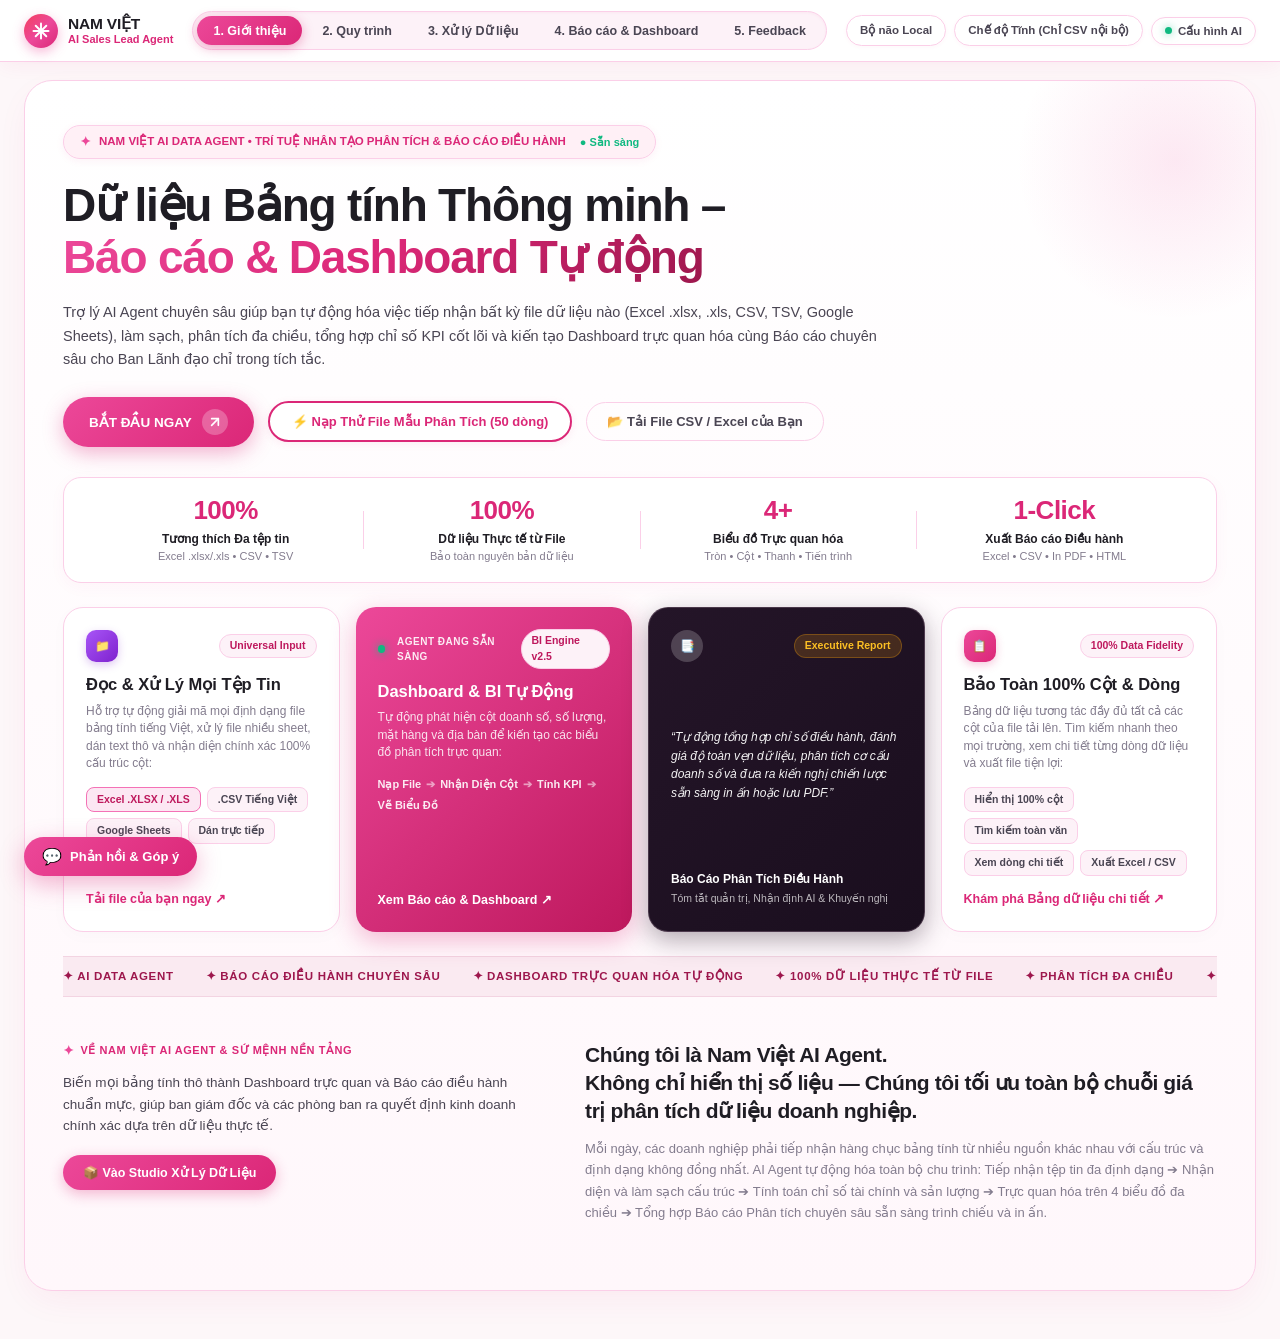
<file: index.html>
<!DOCTYPE html>
<html lang="vi">
<head>
  <meta charset="UTF-8" />
  <meta name="viewport" content="width=device-width, initial-scale=1.0" />
  <title>NAM VIỆT — AI Sales Lead Agent</title>
  <link rel="stylesheet" href="styles.css?v=20261118_07" />
</head>
<body>

  <!-- ==================== HEADER BAR ==================== -->
  <header class="topbar-header">
    <div class="topbar-inner">
      <!-- Left: Logo & Brand Name -->
      <div class="brand-item" id="brandLogoBtn" style="cursor:pointer;" title="Về trang Giới thiệu">
        <div class="brand-asterisk-circle">
          <svg viewBox="0 0 24 24" width="18" height="18" fill="none" stroke="#ffffff" stroke-width="2.6" stroke-linecap="round">
            <line x1="12" y1="2" x2="12" y2="22"></line>
            <line x1="2" y1="12" x2="22" y2="12"></line>
            <line x1="4.93" y1="4.93" x2="19.07" y2="19.07"></line>
            <line x1="19.07" y1="4.93" x2="4.93" y2="19.07"></line>
          </svg>
        </div>
        <div class="brand-titles">
          <span class="brand-name-main">NAM VIỆT</span>
          <span class="brand-tagline">AI Sales Lead Agent</span>
        </div>
      </div>

      <!-- Center: 5 Navigation Tabs (Phần Feedback là phần 5) -->
      <nav class="nav-pill-container" role="tablist">
        <button class="nav-tab-pill active" data-tab="tab-intro" type="button">1. Giới thiệu</button>
        <button class="nav-tab-pill" data-tab="tab-workflow" type="button">2. Quy trình</button>
        <button class="nav-tab-pill" data-tab="tab-intake" type="button">3. Xử lý Dữ liệu</button>
        <button class="nav-tab-pill" data-tab="tab-dashboard" type="button">4. Báo cáo &amp; Dashboard</button>
        <button class="nav-tab-pill" data-tab="tab-feedback" type="button">5. Feedback</button>
      </nav>

      <!-- Right: Status Badges & Settings -->
      <div class="header-right-group">
        <span class="pill-badge">Bộ não Local</span>
        <span class="pill-badge">Chế độ Tĩnh (Chỉ CSV nội bộ)</span>
        <button id="btnOpenLlmModal" class="pill-badge btn-clickable" type="button">
          <span class="dot-live" id="llmStatusDot"></span>
          <span id="llmStatusText">Cấu hình AI</span>
        </button>
      </div>
    </div>
  </header>

  <!-- ==================== MAIN APPLICATION CONTAINER ==================== -->
  <main class="app-main-viewport">

    <!-- ============================================================== -->
    <!-- ============================================================== -->
    <!-- TRANG 1: 1. GIỚI THIỆU (NỀN TẢNG XỬ LÝ DỮ LIỆU & BÁO CÁO AI) -->
    <!-- ============================================================== -->
    <section id="tab-intro" class="app-page-view active">
      <!-- HERO EXECUTIVE SHOWCASE -->
      <div class="hero-executive-canvas">
        <div class="hero-executive-badge">
          <span class="badge-sparkle">✦</span>
          <span>NAM VIỆT AI DATA AGENT • TRÍ TUỆ NHÂN TẠO PHÂN TÍCH &amp; BÁO CÁO ĐIỀU HÀNH</span>
          <span class="badge-dot-live">● Sẵn sàng</span>
        </div>

        <h1 class="hero-headline-glamour">
          Dữ liệu Bảng tính Thông minh –<br />
          <span class="gradient-text-rose">Báo cáo &amp; Dashboard Tự động</span>
        </h1>

        <p class="hero-lead-summary">
          Trợ lý AI Agent chuyên sâu giúp bạn tự động hóa việc tiếp nhận bất kỳ file dữ liệu nào (Excel .xlsx, .xls, CSV, TSV, Google Sheets), làm sạch, phân tích đa chiều, tổng hợp chỉ số KPI cốt lõi và kiến tạo Dashboard trực quan hóa cùng Báo cáo chuyên sâu cho Ban Lãnh đạo chỉ trong tích tắc.
        </p>

        <div class="hero-action-toolbar">
          <button id="btnHeroStart" class="btn-hero-primary" type="button">
            <span>BẮT ĐẦU NGAY</span>
            <span class="btn-arrow-circle" id="btnHeroArrow">
              <svg viewBox="0 0 24 24" width="16" height="16" fill="none" stroke="currentColor" stroke-width="2.5" stroke-linecap="round" stroke-linejoin="round">
                <line x1="7" y1="17" x2="17" y2="7"></line>
                <polyline points="7 7 17 7 17 17"></polyline>
              </svg>
            </span>
          </button>
          <button id="btnIntroLoad50" class="btn-hero-secondary" type="button">
            ⚡ Nạp Thử File Mẫu Phân Tích (50 dòng)
          </button>
          <button id="btnIntroGoIntake" class="btn-hero-ghost" type="button">
            📂 Tải File CSV / Excel của Bạn
          </button>
        </div>

        <!-- 4 EXECUTIVE METRIC COUNTERS (DẢI CHỈ SỐ CAO CẤP) -->
        <div class="executive-metrics-strip mt-20">
          <div class="exec-metric-item">
            <div class="exec-metric-num">100%</div>
            <div class="exec-metric-label">Tương thích Đa tệp tin</div>
            <small class="exec-metric-sub">Excel .xlsx/.xls • CSV • TSV</small>
          </div>
          <div class="exec-metric-divider"></div>
          <div class="exec-metric-item">
            <div class="exec-metric-num">100%</div>
            <div class="exec-metric-label">Dữ liệu Thực tế từ File</div>
            <small class="exec-metric-sub">Bảo toàn nguyên bản dữ liệu</small>
          </div>
          <div class="exec-metric-divider"></div>
          <div class="exec-metric-item">
            <div class="exec-metric-num">4+</div>
            <div class="exec-metric-label">Biểu đồ Trực quan hóa</div>
            <small class="exec-metric-sub">Tròn • Cột • Thanh • Tiến trình</small>
          </div>
          <div class="exec-metric-divider"></div>
          <div class="exec-metric-item">
            <div class="exec-metric-num">1-Click</div>
            <div class="exec-metric-label">Xuất Báo cáo Điều hành</div>
            <small class="exec-metric-sub">Excel • CSV • In PDF • HTML</small>
          </div>
        </div>

        <!-- BENTO SHOWCASE GRID (4 THẺ TÍNH NĂNG TƯƠNG TÁC CAO CẤP) -->
        <div class="bento-grid-showcase mt-24">
          <!-- Bento Card 1: Tiếp Nhận & Chuẩn Hóa Mọi Tệp Tin -->
          <div class="bento-card bento-glass-card" data-go-tab="tab-intake" style="cursor:pointer;" title="Bấm sang trang nạp dữ liệu">
            <div class="bento-card-top">
              <div class="bento-icon-badge bento-icon-purple">📁</div>
              <span class="bento-tag">Universal Input</span>
            </div>
            <h3 class="bento-title">Đọc &amp; Xử Lý Mọi Tệp Tin</h3>
            <p class="bento-desc">Hỗ trợ tự động giải mã mọi định dạng file bảng tính tiếng Việt, xử lý file nhiều sheet, dán text thô và nhận diện chính xác 100% cấu trúc cột:</p>
            <div class="bento-pill-group">
              <span class="bento-pill active">Excel .XLSX / .XLS</span>
              <span class="bento-pill">.CSV Tiếng Việt</span>
              <span class="bento-pill">Google Sheets</span>
              <span class="bento-pill">Dán trực tiếp</span>
            </div>
            <div class="bento-card-link">Tải file của bạn ngay ↗</div>
          </div>

          <!-- Bento Card 2: AI Analytics & Dashboard Động -->
          <div class="bento-card bento-pink-gradient-card" data-go-tab="tab-dashboard" style="cursor:pointer;" title="Bấm mở Trung tâm Dashboard">
            <div class="bento-card-top">
              <div class="bento-agent-status">
                <span class="pulse-ring"></span>
                <span class="pulse-dot"></span>
                <span class="status-text">AGENT ĐANG SẴN SÀNG</span>
              </div>
              <span class="bento-tag">BI Engine v2.5</span>
            </div>
            <h3 class="bento-title text-white">Dashboard &amp; BI Tự Động</h3>
            <p class="bento-desc text-white-dim">Tự động phát hiện cột doanh số, số lượng, mặt hàng và địa bàn để kiến tạo các biểu đồ phân tích trực quan:</p>
            <div class="bento-stepper-mini">
              <span>Nạp File</span>
              <i class="arr">➔</i>
              <span>Nhận Diện Cột</span>
              <i class="arr">➔</i>
              <span>Tính KPI</span>
              <i class="arr">➔</i>
              <span>Vẽ Biểu Đồ</span>
            </div>
            <div class="bento-card-link text-white">Xem Báo cáo &amp; Dashboard ↗</div>
          </div>

          <!-- Bento Card 3: Báo Cáo Phân Tích Chuyên Sâu -->
          <div class="bento-card bento-dark-card" data-go-tab="tab-dashboard" style="cursor:pointer;" title="Bấm xem Báo cáo Phân tích Chuyên sâu">
            <div class="bento-card-top">
              <div class="bento-quote-avatar">📑</div>
              <span class="bento-tag bento-tag-warning">Executive Report</span>
            </div>
            <blockquote class="bento-quote">
              “Tự động tổng hợp chỉ số điều hành, đánh giá độ toàn vẹn dữ liệu, phân tích cơ cấu doanh số và đưa ra kiến nghị chiến lược sẵn sàng in ấn hoặc lưu PDF.”
            </blockquote>
            <div class="bento-quote-author">
              <strong>Báo Cáo Phân Tích Điều Hành</strong>
              <small>Tóm tắt quản trị, Nhận định AI &amp; Khuyến nghị</small>
            </div>
          </div>

          <!-- Bento Card 4: Tra Cứu & Bảo Toàn Dữ Liệu Gốc -->
          <div class="bento-card bento-glass-card" data-go-tab="tab-dashboard" style="cursor:pointer;" title="Bấm xem bảng dữ liệu chi tiết">
            <div class="bento-card-top">
              <div class="bento-icon-badge">📋</div>
              <span class="bento-tag">100% Data Fidelity</span>
            </div>
            <h3 class="bento-title">Bảo Toàn 100% Cột &amp; Dòng</h3>
            <p class="bento-desc">
              Bảng dữ liệu tương tác đầy đủ tất cả các cột của file tải lên. Tìm kiếm nhanh theo mọi trường, xem chi tiết từng dòng dữ liệu và xuất file tiện lợi:
            </p>
            <div class="bento-pill-group">
              <span class="bento-pill">Hiển thị 100% cột</span>
              <span class="bento-pill">Tìm kiếm toàn văn</span>
              <span class="bento-pill">Xem dòng chi tiết</span>
              <span class="bento-pill">Xuất Excel / CSV</span>
            </div>
            <div class="bento-card-link">Khám phá Bảng dữ liệu chi tiết ↗</div>
          </div>
        </div>

        <!-- TICKER MARQUEE STRIP HIỆN ĐẠI -->
        <div class="ticker-banner-strip mt-24" aria-hidden="true">
          <div class="ticker-scroll-content">
            <span>✦ AI DATA AGENT</span>
            <span>✦ BÁO CÁO ĐIỀU HÀNH CHUYÊN SÂU</span>
            <span>✦ DASHBOARD TRỰC QUAN HÓA TỰ ĐỘNG</span>
            <span>✦ 100% DỮ LIỆU THỰC TẾ TỪ FILE</span>
            <span>✦ PHÂN TÍCH ĐA CHIỀU</span>
            <span>✦ TƯƠNG THÍCH EXCEL &amp; CSV</span>
            <span>✦ IN ẤN &amp; XUẤT FILE 1-CLICK</span>
            <span>✦ AI DATA AGENT</span>
            <span>✦ BÁO CÁO ĐIỀU HÀNH CHUYÊN SÂU</span>
            <span>✦ DASHBOARD TRỰC QUAN HÓA TỰ ĐỘNG</span>
            <span>✦ 100% DỮ LIỆU THỰC TẾ TỪ FILE</span>
            <span>✦ PHÂN TÍCH ĐA CHIỀU</span>
          </div>
        </div>

        <!-- ABOUT SECTION CAO CẤP (NỘI DUNG MỚI CHUYÊN NGHIỆP) -->
        <div class="about-bottom-wrap mt-24">
          <div class="about-grid-two">
            <div class="about-left-block">
              <div class="about-star-label">
                <span class="orange-star">✦</span> VỀ NAM VIỆT AI AGENT &amp; SỨ MỆNH NỀN TẢNG
              </div>
              <p class="about-snippet">
                Biến mọi bảng tính thô thành Dashboard trực quan và Báo cáo điều hành chuẩn mực, giúp ban giám đốc và các phòng ban ra quyết định kinh doanh chính xác dựa trên dữ liệu thực tế.
              </p>
              <div class="about-buttons-row">
                <button class="btn-orange-pill" data-go-tab="tab-intake" type="button">
                  📦 Vào Studio Xử Lý Dữ Liệu
                </button>
              </div>
            </div>

            <div class="about-right-block">
              <h2>Chúng tôi là Nam Việt AI Agent.<br />Không chỉ hiển thị số liệu — Chúng tôi tối ưu toàn bộ chuỗi giá trị phân tích dữ liệu doanh nghiệp.</h2>
              <p>
                Mỗi ngày, các doanh nghiệp phải tiếp nhận hàng chục bảng tính từ nhiều nguồn khác nhau với cấu trúc và định dạng không đồng nhất. AI Agent tự động hóa toàn bộ chu trình: Tiếp nhận tệp tin đa định dạng ➔ Nhận diện và làm sạch cấu trúc ➔ Tính toán chỉ số tài chính và sản lượng ➔ Trực quan hóa trên 4 biểu đồ đa chiều ➔ Tổng hợp Báo cáo Phân tích chuyên sâu sẵn sàng trình chiếu và in ấn.
              </p>
            </div>
          </div>
        </div>
      </div>
    </section>

    <!-- ============================================================== -->
    <!-- TRANG 2: 2. QUY TRÌNH (KIẾN TRÚC ĐIỀU HÀNH CHUYÊN NGHIỆP) -->
    <!-- ============================================================== -->
    <section id="tab-workflow" class="app-page-view">
      <div class="page-content-container">
        <!-- Page Header -->
        <div class="page-header-row">
          <div>
            <div class="eyebrow-chip">
              <span class="eyebrow-asterisk">✦</span>
              <span>TRANG 2 • KIẾN TRÚC ĐIỀU HÀNH 6 GIAI ĐOẠN KHÉP KÍN</span>
            </div>
            <h1 class="page-header-title">Quy trình Kiểm soát &amp; Phân bổ AI Tự động</h1>
            <p class="page-header-sub">
              Khám phá trọn vẹn 6 trạm kiểm soát chất lượng từ dữ liệu thô đa nguồn đến Dashboard điều hành và phê duyệt Trưởng phòng.
            </p>
          </div>
          <div class="page-header-actions">
            <button class="btn-outline-pill" data-go-tab="tab-intro" type="button">← Về Giới thiệu</button>
            <button class="btn-start-action" data-go-tab="tab-intake" type="button">SANG TRANG NHẬP DỮ LIỆU</button>
            <button class="btn-arrow-action" data-go-tab="tab-intake" type="button" aria-label="Sang trang nhập dữ liệu">
              <svg viewBox="0 0 24 24" width="18" height="18" fill="none" stroke="#ffffff" stroke-width="2.5" stroke-linecap="round" stroke-linejoin="round">
                <line x1="7" y1="17" x2="17" y2="7"></line>
                <polyline points="7 7 17 7 17 17"></polyline>
              </svg>
            </button>
          </div>
        </div>

        <!-- Top Interactive Pipeline Ribbon (6 Connected Nodes) -->
        <div class="wf-pipeline-ribbon mt-16">
          <div class="wf-ribbon-node active" data-step="1">
            <div class="wf-ribbon-circle">01</div>
            <div class="wf-ribbon-text">
              <strong>Nạp Dữ liệu</strong>
              <small>CSV / XLSX / GSheet</small>
            </div>
          </div>
          <div class="wf-ribbon-connector"></div>

          <div class="wf-ribbon-node" data-step="2">
            <div class="wf-ribbon-circle">02</div>
            <div class="wf-ribbon-text">
              <strong>Đối soát Cấu trúc</strong>
              <small>Auto-Mapping Schema</small>
            </div>
          </div>
          <div class="wf-ribbon-connector"></div>

          <div class="wf-ribbon-node" data-step="3">
            <div class="wf-ribbon-circle">03</div>
            <div class="wf-ribbon-text">
              <strong>Làm sạch Đa tầng</strong>
              <small>Chuẩn hóa +84➔0</small>
            </div>
          </div>
          <div class="wf-ribbon-connector"></div>

          <div class="wf-ribbon-node" data-step="4">
            <div class="wf-ribbon-circle">04</div>
            <div class="wf-ribbon-text">
              <strong>AI 5 Kỹ năng</strong>
              <small>Chấm điểm &amp; Lọc trùng</small>
            </div>
          </div>
          <div class="wf-ribbon-connector"></div>

          <div class="wf-ribbon-node" data-step="5">
            <div class="wf-ribbon-circle">05</div>
            <div class="wf-ribbon-text">
              <strong>Kiểm chứng &amp; HITL</strong>
              <small>Trưởng phòng duyệt VIP</small>
            </div>
          </div>
          <div class="wf-ribbon-connector"></div>

          <div class="wf-ribbon-node" data-step="6">
            <div class="wf-ribbon-circle">06</div>
            <div class="wf-ribbon-text">
              <strong>Dashboard &amp; HTML</strong>
              <small>5 Biểu đồ BI độc lập</small>
            </div>
          </div>
        </div>

        <!-- 2 Columns: Left Interactive Station Console + Right 6 Cards Grid -->
        <div class="workflow-two-col-layout mt-18">
          <!-- Left: Stage Station Console Card -->
          <div class="wf-preview-card" id="wfPreviewCard">
            <div class="wf-card-top-header">
              <span class="wf-preview-badge" id="wfBadgeStep">BƯỚC 03 • ĐÃ SẠCH?</span>
              <div class="wf-live-dot-tag">
                <span class="status-dot-pulse">●</span>
                <span id="wfFooterStatus">Sẵn sàng trước khi Process</span>
              </div>
            </div>

            <div class="wf-card-headline-box mt-10">
              <h3 class="wf-preview-en-title" id="wfEnTitle">Normalize &amp; Stabilize</h3>
              <h4 class="wf-preview-vn-title" id="wfVnTitle">Làm sạch Dữ liệu (Đã sạch &amp; ổn?)</h4>
              <p class="wf-preview-desc" id="wfStepDesc">
                Chuẩn hóa SĐT (+84➔0), ngày YYYY-MM-DD, khu vực, mã SP. Có thể làm sạch lại đến khi ổn định hoàn toàn.
              </p>
            </div>

            <!-- 3 Specs Metrics Row -->
            <div class="wf-specs-grid mt-14">
              <div class="wf-spec-cell">
                <span class="spec-label">TỐC ĐỘ XỬ LÝ (SLA)</span>
                <strong class="spec-value" id="wfSpecSla">&lt; 0.2s</strong>
              </div>
              <div class="wf-spec-cell">
                <span class="spec-label">CƠ CHẾ GUARDRAIL</span>
                <strong class="spec-value" id="wfSpecGuard">100% Chống trùng</strong>
              </div>
              <div class="wf-spec-cell">
                <span class="spec-label">CHUẨN ĐẦU RA</span>
                <strong class="spec-value" id="wfSpecOutput">Clean Schema JSON</strong>
              </div>
            </div>

            <!-- Input / Output Contract Visualizer -->
            <div class="wf-contract-card mt-14">
              <div class="wf-contract-row">
                <span class="contract-chip input">INPUT</span>
                <span class="contract-text" id="wfContractIn">Bất kỳ file CSV, XLSX hoặc Google Sheet</span>
              </div>
              <div class="wf-contract-arrow">↓</div>
              <div class="wf-contract-row">
                <span class="contract-chip output">OUTPUT</span>
                <span class="contract-text" id="wfContractOut">Hồ sơ Leads chuẩn 15 trường thông tin + MST</span>
              </div>
            </div>

            <div class="wf-card-action-row mt-16">
              <button class="btn-orange-pill w-full-mobile" data-go-tab="tab-intake" type="button">
                Nạp Dữ liệu &amp; Chạy Thử Bước Này ➔
              </button>
            </div>
          </div>

          <!-- Right: 6 Interactive Step Cards Grid -->
          <div class="wf-cards-grid">
            <!-- Card 1 -->
            <div class="wf-grid-card-item wf-step-row-item" data-step="1">
              <div class="wf-card-header-bar">
                <span class="wf-step-chip">[01]</span>
                <span class="wf-card-icon">📁</span>
              </div>
              <h4 class="wf-card-title">Nhận File Excel / Google Sheets</h4>
              <p class="wf-card-desc">Tự động nhận diện mọi file CSV (UTF-8, ANSI), XLSX nhiều sheet hoặc link Google Sheets công khai.</p>
              <div class="wf-card-tags">
                <span class="wf-tag-pill">Auto-Delimiter</span>
                <span class="wf-tag-pill">Multi-Sheet</span>
                <span class="wf-card-arrow" data-go-tab="tab-intake">↗</span>
              </div>
            </div>

            <!-- Card 2 -->
            <div class="wf-grid-card-item wf-step-row-item" data-step="2">
              <div class="wf-card-header-bar">
                <span class="wf-step-chip">[02]</span>
                <span class="wf-card-icon">🛡️</span>
              </div>
              <h4 class="wf-card-title">Kiểm tra Định dạng (Đầu vào hợp lệ?)</h4>
              <p class="wf-card-desc">Tự động ánh xạ 15 trường dữ liệu chuẩn (MST, Email, SĐT, Nhu cầu, Ngân sách), cảnh báo sai sót tức thì.</p>
              <div class="wf-card-tags">
                <span class="wf-tag-pill">15 Trường Chuẩn</span>
                <span class="wf-tag-pill">Auto-Mapping</span>
                <span class="wf-card-arrow" data-go-tab="tab-intake">↗</span>
              </div>
            </div>

            <!-- Card 3 -->
            <div class="wf-grid-card-item wf-step-row-item active" data-step="3">
              <div class="wf-card-header-bar">
                <span class="wf-step-chip">[03]</span>
                <span class="wf-card-icon">✨</span>
              </div>
              <h4 class="wf-card-title">Làm sạch Dữ liệu (Đã sạch &amp; ổn?)</h4>
              <p class="wf-card-desc">Chuẩn hóa SĐT (+84➔0), ngày tháng YYYY-MM-DD, khu vực, nhận diện mã sản phẩm quan tâm.</p>
              <div class="wf-card-tags">
                <span class="wf-tag-pill">+84➔0 SĐT</span>
                <span class="wf-tag-pill">3 Miền Địa lý</span>
                <span class="wf-card-arrow" data-go-tab="tab-intake">↗</span>
              </div>
            </div>

            <!-- Card 4 -->
            <div class="wf-grid-card-item wf-step-row-item" data-step="4">
              <div class="wf-card-header-bar">
                <span class="wf-step-chip">[04]</span>
                <span class="wf-card-icon">🤖</span>
              </div>
              <h4 class="wf-card-title">Process (AI Agent 5 Kỹ năng)</h4>
              <p class="wf-card-desc">Lọc trùng viết tắt (Jaro-Winkler + MST), chặn DNC/Opt-out, chấm điểm ICP 0-100đ, chia việc cho 8 NVKD.</p>
              <div class="wf-card-tags">
                <span class="wf-tag-pill">Jaro-Winkler</span>
                <span class="wf-tag-pill">Cân bằng 8 Sales</span>
                <span class="wf-card-arrow" data-go-tab="tab-dashboard">↗</span>
              </div>
            </div>

            <!-- Card 5 -->
            <div class="wf-grid-card-item wf-step-row-item" data-step="5">
              <div class="wf-card-header-bar">
                <span class="wf-step-chip">[05]</span>
                <span class="wf-card-icon">⚖️</span>
              </div>
              <h4 class="wf-card-title">Verify &amp; 2 Lớp Chốt chặn HITL</h4>
              <p class="wf-card-desc">Kiểm chứng 5 tiêu chuẩn an toàn; kích hoạt [HITL 1] Trưởng phòng duyệt VIP và [HITL 2] NVKD duyệt email.</p>
              <div class="wf-card-tags">
                <span class="wf-tag-pill">[HITL 1] Trưởng phòng</span>
                <span class="wf-tag-pill">[HITL 2] Sales</span>
                <span class="wf-card-arrow" data-go-tab="tab-dashboard">↗</span>
              </div>
            </div>

            <!-- Card 6 -->
            <div class="wf-grid-card-item wf-step-row-item" data-step="6">
              <div class="wf-card-header-bar">
                <span class="wf-step-chip">[06]</span>
                <span class="wf-card-icon">📊</span>
              </div>
              <h4 class="wf-card-title">Dashboard, Chốt Kết quả &amp; Xuất HTML</h4>
              <p class="wf-card-desc">Trực quan hóa 5 cụm biểu đồ SVG vector, xuất báo cáo HTML độc lập, CSV Khách hàng &amp; Công việc.</p>
              <div class="wf-card-tags">
                <span class="wf-tag-pill">5 Biểu đồ SVG</span>
                <span class="wf-tag-pill">Báo cáo HTML</span>
                <span class="wf-card-arrow" data-go-tab="tab-dashboard">↗</span>
              </div>
            </div>
          </div>
        </div>

        <!-- 4 Architecture Guarantees Strip -->
        <div class="wf-guarantees-bar mt-20">
          <div class="wf-guarantee-item">
            <span class="guarantee-icon">🛡️</span>
            <div class="guarantee-info">
              <strong>Bảo mật Nội bộ Tuyệt đối</strong>
              <small>Chạy 100% Client-side trong trình duyệt, không rò rỉ dữ liệu.</small>
            </div>
          </div>
          <div class="wf-guarantee-item">
            <span class="guarantee-icon">🌐</span>
            <div class="guarantee-info">
              <strong>Tương thích 100% Mọi File</strong>
              <small>Tự động nhận diện mọi định dạng CSV &amp; XLSX bất kỳ.</small>
            </div>
          </div>
          <div class="wf-guarantee-item">
            <span class="guarantee-icon">🎯</span>
            <div class="guarantee-info">
              <strong>0% Trùng lặp Khách hàng</strong>
              <small>Đối soát đa tầng MST, Domain &amp; Tên viết tắt Alias.</small>
            </div>
          </div>
          <div class="wf-guarantee-item">
            <span class="guarantee-icon">⚖️</span>
            <div class="guarantee-info">
              <strong>Cân bằng Tải 8 NVKD</strong>
              <small>Phân phối công bằng 3 miền, không vượt quá giới hạn 30 hồ sơ.</small>
            </div>
          </div>
        </div>
      </div>
    </section>

    <!-- ============================================================== -->
    <!-- TRANG 3: 3. XỬ LÝ DỮ LIỆU (TỰ ĐỘNG CHẤP NHẬN BẤT KỲ FILE NÀO) -->
    <!-- ============================================================== -->
    <section id="tab-intake" class="app-page-view">
      <div class="page-content-container">
        <!-- Top Pipeline Stepper Strip -->
        <div class="intake-stepper-strip">
          <div class="stepper-nav-buttons">
            <button class="btn-outline-pill-sm" data-go-tab="tab-intro" type="button">← Giới thiệu</button>
            <button class="btn-outline-pill-sm" data-go-tab="tab-workflow" type="button">← Quy trình</button>
          </div>

          <div class="stepper-nodes-row">
            <!-- Node 1: Active -->
            <div class="step-node-box active" data-intake-step="1" title="Bước 1: Nạp file CSV/XLSX hoặc Google Sheet">
              <span class="step-node-circle">1</span>
              <div class="step-node-texts">
                <strong>Nạp Sheet / File</strong>
                <small>Excel / CSV / GSheet</small>
              </div>
            </div>
            <div class="step-node-arrow">➔</div>

            <!-- Node 2 -->
            <div class="step-node-box" data-intake-step="2" title="Bước 2: Kiểm tra cấu trúc &amp; ánh xạ cột">
              <span class="step-node-circle">2</span>
              <div class="step-node-texts">
                <strong>Đầu vào hợp lệ?</strong>
                <small>Kiểm tra cấu trúc</small>
              </div>
            </div>
            <div class="step-node-arrow">➔</div>

            <!-- Node 3 -->
            <div class="step-node-box" data-intake-step="3" title="Bước 3: Chẩn đoán lỗi &amp; Yêu cầu AI làm sạch dữ liệu">
              <span class="step-node-circle">3</span>
              <div class="step-node-texts">
                <strong>Làm sạch Dữ liệu</strong>
                <small>Trợ lý AI &amp; Lỗi</small>
              </div>
            </div>
            <div class="step-node-arrow">➔</div>

            <!-- Node 4 -->
            <div class="step-node-box" data-intake-step="4" title="Bước 4: Kích hoạt AI Agent xử lý &amp; tạo Dashboard">
              <span class="step-node-circle">4</span>
              <div class="step-node-texts">
                <strong>Process</strong>
                <small>AI Agent xử lý</small>
              </div>
            </div>
            <div class="step-node-arrow">➔</div>

            <!-- Node 5 -->
            <div class="step-node-box" data-intake-step="5" title="Bước 5: Rà soát bảng dữ liệu chi tiết">
              <span class="step-node-circle">5</span>
              <div class="step-node-texts">
                <strong>Verify</strong>
                <small>Bảng chi tiết</small>
              </div>
            </div>
            <div class="step-node-arrow">➔</div>

            <!-- Node 6 -->
            <div class="step-node-box" data-intake-step="6" title="Bước 6: Xem Báo cáo phân tích chuyên sâu &amp; Xuất file">
              <span class="step-node-circle">6</span>
              <div class="step-node-texts">
                <strong>Báo cáo &amp; HTML</strong>
                <small>Chốt kết quả</small>
              </div>
            </div>
          </div>
        </div>

        <!-- Universal File Ingestion Capability Strip (Khớp chính xác 100% mẫu ảnh) -->
        <div class="universal-ingest-strip mt-14">
          <div class="uis-left">
            <div class="uis-eyebrow">
              <span class="orange-star">✦</span> UNIVERSAL INGESTION ENGINE • TỰ ĐỘNG THÍCH ỨNG 100% MỌI FILE
            </div>
            <h2 class="uis-heading">Bất kỳ file CSV hay XLSX nào đều được tải lên &amp; phân tích tức thì</h2>
            <p class="uis-body">
              Hệ thống tự động thích ứng với mọi bảng tính: Báo cáo bán hàng, dữ liệu đơn hàng Shopee/Website, CRM khách hàng, bảng nhân sự, kho, tài chính... Dù file của bạn có bất kỳ cấu trúc hay tên cột nào, AI Agent đều tự động nhận diện, làm sạch và tạo Dashboard hoàn chỉnh mà không gặp bất kỳ lỗi nào.
            </p>
          </div>
          <div class="uis-cards-col">
            <div class="uis-pill-card">
              <span class="uis-check-icon">✓</span>
              <span>CSV mọi dấu ngăn cách (, ; \t |) &amp; UTF-8/ANSI</span>
            </div>
            <div class="uis-pill-card">
              <span class="uis-check-icon">✓</span>
              <span>XLSX nhiều sheet, ngày tháng &amp; số tiền tệ</span>
            </div>
            <div class="uis-pill-card">
              <span class="uis-check-icon">✓</span>
              <span>Tự động đối soát &amp; bù đắp trường thông tin</span>
            </div>
          </div>
        </div>

        <!-- Main Card for Step 1 -->
        <div class="intake-main-yellow-card mt-16">
          <!-- Top Card Header & Presets -->
          <div class="intake-card-top-bar">
            <div>
              <h3 class="intake-card-title">Nhập Dữ liệu Đầu vào &amp; Ánh xạ Cột</h3>
              <p class="intake-card-subtitle" style="font-size:12px;color:var(--muted);margin:3px 0 0;">
                Tải lên file CSV/XLSX, Link Google Sheet, dán bảng trực tiếp hoặc nạp nhanh hồ sơ mẫu.
              </p>
            </div>
            <div class="intake-presets-row">
              <button id="btnPresetStandard" class="btn-preset-pill" type="button">Mẫu Chuẩn (18 leads)</button>
              <button id="btnPresetError" class="btn-preset-pill" type="button">⚡ Mẫu Thử Lỗi (Xem Chẩn Đoán)</button>
              <button id="btnPreset50Sales" class="btn-preset-pill active" type="button">📊 Mẫu Báo cáo 50 dòng</button>
              <button id="btnPreset700" class="btn-preset-pill" type="button">Test 700 Leads</button>
              <button id="btnPresetDownload" class="btn-preset-pill" type="button">Tải File Mẫu</button>
            </div>
          </div>

          <!-- 4 Intake Mode Switcher Tabs (Ảnh 1) -->
          <div class="intake-mode-switcher-bar mt-14">
            <button class="intake-mode-pill active" data-intake-mode="csv" type="button">📁 File CSV / XLSX</button>
            <button class="intake-mode-pill" data-intake-mode="gsheet" type="button">🔗 Link Google Sheet</button>
            <button class="intake-mode-pill" data-intake-mode="paste" type="button">📋 Dán bảng Excel / Sheets</button>
            <button class="intake-mode-pill" data-intake-mode="quick" type="button">⚡ Nhập nhanh 1 Lead</button>
          </div>

          <!-- Mode 1: File CSV / XLSX (Active by default) -->
          <div id="panelIntakeCsv" class="intake-mode-panel mt-12">
            <div class="dropzone-box-dashed" id="mainDropZone">
              <div class="dropzone-center-content">
                <div style="font-size:32px;margin-bottom:6px;color:var(--primary);">↑</div>
                <strong style="font-size:14.5px;color:var(--ink);display:block;margin-bottom:4px;">
                  Kéo thả file .csv hoặc .xlsx vào đây
                </strong>
                <p style="font-size:12px;color:var(--muted);margin-bottom:12px;">
                  Hỗ trợ tiếng Việt UTF-8 và file Excel nhiều sheet
                </p>
                <label class="btn-orange-pill" style="cursor:pointer;display:inline-flex;align-items:center;padding:9px 22px;font-size:13px;">
                  Chọn file từ máy
                  <input id="mainFileInput" type="file" accept=".csv,.xlsx,.tsv,.txt" hidden />
                </label>
              </div>
            </div>

            <div id="sheetSelectorBox" class="sheet-select-row hidden mt-10">
              <label for="xlsxSheetSelect" style="font-weight:700;color:var(--ink);">Chọn Sheet:</label>
              <select id="xlsxSheetSelect"></select>
            </div>

            <!-- Download sample templates row -->
            <div class="intake-sample-download-links mt-10" style="display:flex;gap:12px;align-items:center;flex-wrap:wrap;">
              <button id="btnDownloadSample18Xlsx" class="btn-sample-link" type="button">📄 Tải file XLSX mẫu</button>
              <button id="btnDownloadSample18Csv" class="btn-sample-link" type="button">📄 Tải file CSV mẫu</button>
              <button id="btnDownload50Csv" class="btn-sample-link" type="button">📊 Tải file 50 dòng mẫu</button>
              <button id="btnIntakeLoad50" class="btn-sample-link btn-sample-highlight" type="button">
                ⚡ Nạp ngay 50 dòng báo cáo (Không lỗi)
              </button>
            </div>
          </div>

          <!-- Mode 2: Link Google Sheet -->
          <div id="panelIntakeGsheet" class="intake-mode-panel hidden mt-12">
            <div class="intake-gsheet-card" style="background:#fff;border:1.5px solid var(--surface-pink-border);border-radius:12px;padding:22px;">
              <h4 style="margin:0 0 6px;font-size:14px;color:var(--ink);">Link Google Sheet công khai</h4>
              <p style="font-size:12px;color:var(--muted);margin:0 0 14px;">
                Đảm bảo Sheet đã bật quyền xem công khai (Chia sẻ &rarr; Bất kỳ ai có liên kết &rarr; Người xem).
              </p>
              <div class="gsheet-inline-form">
                <input id="gsheetUrlInput" type="url" placeholder="https://docs.google.com/spreadsheets/d/..." style="flex:1;padding:10px 14px;border:1.5px solid var(--surface-pink-border);border-radius:8px;font-size:13px;" />
                <button id="btnFetchGsheet" class="btn-orange-pill" type="button">Tải Sheet &amp; Phân tích</button>
              </div>
            </div>
          </div>

          <!-- Mode 3: Dán bảng Excel / Sheets -->
          <div id="panelIntakePaste" class="intake-mode-panel hidden mt-12">
            <div class="intake-paste-card" style="background:#fff;border:1.5px solid var(--surface-pink-border);border-radius:12px;padding:22px;">
              <h4 style="margin:0 0 6px;font-size:14px;color:var(--ink);">Dán trực tiếp bảng từ Excel hoặc Google Sheets</h4>
              <p style="font-size:12px;color:var(--muted);margin:0 0 10px;">
                Chọn các ô trong Excel/Google Sheets, bấm Ctrl+C (Cmd+C) rồi dán (Ctrl+V) vào khung dưới đây:
              </p>
              <textarea id="pasteTableInput" rows="6" placeholder="Mã dòng&#9;Tháng&#9;Kênh bán&#9;Khu vực&#9;Sản phẩm&#9;Số đơn&#9;Doanh thu (VND)&#10;DS-001&#9;2026-07&#9;Website&#9;Miền Bắc&#9;Áo thun&#9;92&#9;22540000" style="width:100%;padding:10px 12px;border:1.5px solid var(--surface-pink-border);border-radius:8px;font-family:monospace;font-size:12px;box-sizing:border-box;resize:vertical;"></textarea>
              <div style="margin-top:10px;display:flex;justify-content:flex-end;">
                <button id="btnParsePastedTable" class="btn-orange-pill" type="button">
                  Nạp dữ liệu từ bảng dán ▶
                </button>
              </div>
            </div>
          </div>

          <!-- Mode 4: Nhập nhanh 1 Lead -->
          <div id="panelIntakeQuick" class="intake-mode-panel hidden mt-12">
            <div class="intake-quick-card" style="background:#fff;border:1.5px solid var(--surface-pink-border);border-radius:12px;padding:22px;">
              <h4 style="margin:0 0 6px;font-size:14px;color:var(--ink);">Thử nghiệm nhanh 1 Lead đơn lẻ</h4>
              <p style="font-size:12px;color:var(--muted);margin:0 0 14px;">
                Nhập nhanh thông tin 1 doanh nghiệp để chạy thử kiểm chứng ICP và phân bổ NVKD.
              </p>
              <div style="display:grid;grid-template-columns:repeat(auto-fit, minmax(200px, 1fr));gap:12px;">
                <div>
                  <label style="font-size:11.5px;font-weight:700;color:var(--ink);">Tên Doanh nghiệp *</label>
                  <input id="quickCompanyName" type="text" value="Công ty May Mặc An Phú" style="width:100%;padding:8px 10px;border:1.5px solid var(--surface-pink-border);border-radius:8px;font-size:12.5px;box-sizing:border-box;" />
                </div>
                <div>
                  <label style="font-size:11.5px;font-weight:700;color:var(--ink);">Nhu cầu / Sản phẩm *</label>
                  <input id="quickNeed" type="text" value="Tư vấn combo ERP Quản trị Sản xuất &amp; Kho" style="width:100%;padding:8px 10px;border:1.5px solid var(--surface-pink-border);border-radius:8px;font-size:12.5px;box-sizing:border-box;" />
                </div>
                <div>
                  <label style="font-size:11.5px;font-weight:700;color:var(--ink);">Khu vực</label>
                  <select id="quickRegion" style="width:100%;padding:8px 10px;border:1.5px solid var(--surface-pink-border);border-radius:8px;font-size:12.5px;box-sizing:border-box;">
                    <option value="Hà Nội" selected>Hà Nội (Miền Bắc)</option>
                    <option value="TP.HCM">TP.HCM (Miền Nam)</option>
                    <option value="Đà Nẵng">Đà Nẵng (Miền Trung)</option>
                  </select>
                </div>
                <div>
                  <label style="font-size:11.5px;font-weight:700;color:var(--ink);">Ngân sách dự kiến (VND)</label>
                  <input id="quickBudget" type="text" value="85,000,000" style="width:100%;padding:8px 10px;border:1.5px solid var(--surface-pink-border);border-radius:8px;font-size:12.5px;box-sizing:border-box;" />
                </div>
              </div>
              <div style="margin-top:12px;display:flex;justify-content:flex-end;">
                <button id="btnRunQuickSingleLead" class="btn-orange-pill" type="button">
                  Chạy AI Agent cho Lead này ▶
                </button>
              </div>
            </div>
          </div>

          <!-- Bottom Options Bar -->
          <div class="intake-quick-actions-bar mt-14">
            <label class="checkbox-auto-run">
              <input id="chkAutoRunOnSelect" type="checkbox" checked />
              <span>Tự động kích hoạt AI Agent &amp; tạo Dashboard ngay khi chọn file</span>
            </label>
          </div>

          <!-- Banner status -->
          <div id="intakeStatusBanner" class="status-banner-box hidden mt-12"></div>

          <!-- Auto-Mapping & Preview Table -->
          <div class="mapping-preview-container mt-16">
            <div class="mapping-title-row">
              <h4>Ánh xạ cột tự động (<span id="intakeRowCount">0</span> dòng • <span id="intakeColMappedCount">0/15</span> cột nhận diện)</h4>
              <button id="btnToggleMapping" class="btn-preset-pill-sm" type="button">Hiện/Ẩn chi tiết cột</button>
            </div>

            <div id="mappingGrid" class="mapping-fields-grid hidden mt-10"></div>

            <!-- BẢNG CHẨN ĐOÁN LỖI TỆP TIN & CHẤT LƯỢNG DỮ LIỆU (AI DATA QUALITY INSPECTOR) -->
            <div id="fileQualityDiagnosticConsole" class="file-diagnostic-console hidden">
              <div class="diagnostic-header-bar">
                <div class="diagnostic-title-group">
                  <span class="diagnostic-badge-ai">✦ AI Data Quality &amp; Error Diagnostic Engine</span>
                  <h4 class="diagnostic-main-title">
                    <span id="diagTitleIcon">🔍</span>
                    <span id="diagTitleText">Chẩn Đoán Vị Trí Lỗi Trong Tệp Tin</span>
                  </h4>
                  <p class="diagnostic-subtitle" id="diagSubtitleText">
                    Hệ thống đã quét toàn bộ các dòng và cột trong file: hiển thị chính xác dòng số mấy, cột nào sai và cách AI tự động sửa.
                  </p>
                </div>
                <div class="diagnostic-kpi-group">
                  <div class="diag-kpi diag-kpi-error">
                    <span class="diag-kpi-count" id="diagCountErrors">0</span>
                    <span class="diag-kpi-label">Lỗi sai chuẩn</span>
                  </div>
                  <div class="diag-kpi diag-kpi-warning">
                    <span class="diag-kpi-count" id="diagCountWarnings">0</span>
                    <span class="diag-kpi-label">Cảnh báo</span>
                  </div>
                  <div class="diag-kpi diag-kpi-fixed">
                    <span class="diag-kpi-count" id="diagCountFixed">0</span>
                    <span class="diag-kpi-label">AI Tự xử lý</span>
                  </div>
                  <div class="diag-kpi diag-kpi-valid">
                    <span class="diag-kpi-count" id="diagCountValid">0</span>
                    <span class="diag-kpi-label">Ô hợp lệ</span>
                  </div>
                </div>
              </div>

              <!-- Chi tiết từng vị trí lỗi -->
              <div id="diagnosticTableWrapper" class="diagnostic-table-wrapper">
                <div class="diagnostic-table-title-row">
                  <span style="font-weight:750;color:#881337;font-size:12.5px;">
                    📍 Vị Trí Cụ Thể Từng Lỗi Trong File (Dòng &amp; Cột):
                  </span>
                  <span style="font-size:11.5px;color:#9f1239;">
                    💡 Các ô lỗi trên bảng xem trước bên dưới được tô màu đỏ và gắn cảnh báo
                  </span>
                </div>
                <div class="table-scroll-frame" style="max-height:240px;">
                  <table class="diagnostic-details-table">
                    <thead>
                      <tr>
                        <th style="width:80px;">Vị trí (Dòng)</th>
                        <th style="width:140px;">Cột dữ liệu</th>
                        <th style="width:170px;">Giá trị trong file</th>
                        <th style="width:115px;">Mức độ</th>
                        <th>Chi tiết lỗi / Lý do không hợp lệ</th>
                        <th>AI Đã tự động xử lý</th>
                      </tr>
                    </thead>
                    <tbody id="diagnosticTableBody"></tbody>
                  </table>
                </div>
              </div>
            </div>

            <!-- ============================================================== -->
            <!-- KHỐI YÊU CẦU AI CHỈNH SỬA & LÀM SẠCH DỮ LIỆU (AI COPILOT)      -->
            <!-- ============================================================== -->
            <div id="aiEditSectionWrapper" class="ai-edit-box-card mt-16 mb-12">
              <div class="ai-edit-box-header">
                <div class="ai-edit-title-group">
                  <div class="ai-header-badge-row">
                    <span class="ai-sparkle-pill">✦ TRỢ LÝ AI COPILOT</span>
                    <span class="ai-mode-tag">Biến đổi trực tiếp trên bảng dữ liệu • 100% Tiếng Việt</span>
                  </div>
                  <h3 class="ai-edit-title">Yêu cầu AI Chỉnh sửa &amp; Làm sạch Dữ liệu</h3>
                  <p class="ai-edit-desc">
                    Nhập câu lệnh bằng tiếng Việt (lọc doanh thu, lấy Top N, loại bỏ dòng lỗi/thiếu thông tin, sắp xếp thứ tự, lọc theo vùng...) để AI chỉnh sửa trực tiếp trên bảng dữ liệu bên dưới trước khi tạo Dashboard.
                  </p>
                </div>
                <div class="ai-edit-status-container">
                  <span id="aiEditStatusBadge" class="ai-status-badge badge-origin">
                    <span class="ai-status-dot">●</span> <span id="aiStatusBadgeText">Dữ liệu gốc: 100%</span>
                  </span>
                  <button id="btnResetAiEdits" class="btn-ai-reset" type="button" title="Khôi phục lại dữ liệu nguyên bản ban đầu từ file" disabled>
                    ↺ Khôi phục gốc
                  </button>
                </div>
              </div>

              <!-- Prompt Input Bar -->
              <div class="ai-input-container mt-12">
                <div class="ai-input-wrapper">
                  <span class="ai-input-icon">✨</span>
                  <input 
                    type="text" 
                    id="aiPromptInput" 
                    class="ai-prompt-input" 
                    placeholder="Nhập yêu cầu (VD: Lọc doanh thu > 50 triệu | Sắp xếp giảm dần | Lấy top 10 dòng | Loại bỏ các dòng lỗi / thiếu thông tin...)" 
                    autocomplete="off"
                  />
                  <button id="btnClearAiPrompt" class="ai-btn-clear hidden" type="button" title="Xóa nội dung nhập">✕</button>
                </div>
                <button id="btnExecuteAiPrompt" class="btn-ai-submit" type="button">
                  <span>Chỉnh sửa ngay</span> 🚀
                </button>
              </div>

              <!-- Quick Suggestion Pills -->
              <div class="ai-quick-pills mt-10">
                <span class="ai-quick-label">⚡ Gợi ý thao tác 1 chạm:</span>
                <button class="ai-pill-btn" data-prompt="Lọc Top 10 bản ghi có doanh thu cao nhất" type="button">⚡ Top 10 bản ghi cao nhất</button>
                <button class="ai-pill-btn" data-prompt="Lọc các dòng có doanh thu lớn hơn hoặc bằng 50 triệu" type="button">⚡ Doanh thu ≥ 50 triệu</button>
                <button class="ai-pill-btn" data-prompt="Sắp xếp toàn bộ dữ liệu theo doanh thu giảm dần" type="button">⚡ Sắp xếp giảm dần</button>
                <button class="ai-pill-btn" data-prompt="Chỉ giữ lại các dòng có dữ liệu đầy đủ, loại bỏ dòng thiếu thông tin" type="button">⚡ Làm sạch (Loại dòng thiếu)</button>
                <button class="ai-pill-btn" data-prompt="Chỉ giữ lại các dòng hợp lệ, loại bỏ các dòng bị lỗi format" type="button">⚡ Chỉ lấy dòng hợp lệ</button>
                <button class="ai-pill-btn" data-prompt="Sắp xếp tăng dần theo doanh thu" type="button">⚡ Sắp xếp tăng dần</button>
                <button class="ai-pill-btn" data-prompt="Tổng doanh thu và mặt hàng nào chiếm tỷ trọng lớn nhất?" type="button">❓ Thống kê nhanh dữ liệu</button>
              </div>

              <!-- Result Feedback Card -->
              <div id="aiPromptResultBox" class="ai-result-box hidden mt-12">
                <div class="ai-result-header">
                  <div class="ai-result-icon" id="aiResultIcon">✅</div>
                  <div class="ai-result-text-group">
                    <strong id="aiResultTitle" class="ai-result-title">AI đã thực hiện thành công</strong>
                    <p id="aiResultMsg" class="ai-result-msg"></p>
                  </div>
                  <button id="btnDismissAiResult" class="ai-result-close" type="button" title="Đóng thông báo">✕</button>
                </div>
                <div id="aiResultExtraInfo" class="ai-result-extra hidden"></div>
              </div>
            </div>

            <div class="table-scroll-frame mt-10">
              <table id="previewTable" class="clean-data-table">
                <thead></thead>
                <tbody></tbody>
              </table>
            </div>

            <div class="run-cta-center-row mt-14">
              <button id="btnRunAgent" class="btn-orange-pill btn-run-large" type="button">
                ▶ Chạy AI Agent &amp; Xem kết quả
              </button>
            </div>
          </div>
        </div>
      </div>
    </section>

    <!-- ============================================================== -->
    <!-- TRANG 4: 4. BÁO CÁO & DASHBOARD (ẢNH 4 - ĐÃ NÂNG CẤP BIỂU ĐỒ CHUYÊN NGHIỆP) -->
    <!-- ============================================================== -->
    <section id="tab-dashboard" class="app-page-view">
      <div class="page-content-container">
        <!-- Top Title Bar -->
        <div class="dash-top-hero-card">
          <div class="dash-title-meta">
            <div class="eyebrow-chip">
              <span class="green-live-dot">●</span>
              <span>TRANG 4 • BÁO CÁO &amp; DASHBOARD</span>
            </div>
            <h1 class="dash-hero-title">Trung tâm Điều phối &amp; Phân tích Kết quả</h1>
            <div class="dash-active-file-indicator mt-6" style="display:flex;align-items:center;gap:8px;font-size:12.5px;color:#be185d;background:#fff1f5;padding:4px 14px;border-radius:999px;border:1px solid #fce7f3;width:fit-content;margin-top:6px;">
              <span>📁 Tệp đang phân tích:</span>
              <strong id="dashCurrentFileName" style="color:#881337;">Chờ nạp file</strong>
              <span style="color:#94a3b8;">•</span>
              <span id="dashCurrentFileMeta" style="color:#475569;font-weight:600;">100% dữ liệu thực từ tệp tin tải lên</span>
            </div>
          </div>
          <div class="dash-hero-buttons">
            <button class="btn-outline-pill" data-go-tab="tab-intake" type="button">← Quay lại Xử lý Dữ liệu</button>
            <button id="btnDashFeedbackShortcut" class="btn-outline-pill" type="button">💬 Góp ý &amp; Phản hồi</button>
            <button id="btnFinalizeAndExportHtml" class="btn-orange-pill" type="button">Chốt kết quả &amp; Xuất file HTML ✓</button>
          </div>
        </div>

        <!-- EMPTY STATE KHI CHƯA TẢI FILE (Chỉ khi nào tải file lên mới hiện biểu đồ) -->
        <div id="dashEmptyStateWrapper" class="dash-empty-wrapper mt-16">
          <div class="dash-empty-hero-card">
            <div class="dash-empty-icon-circle">📊</div>
            <div class="eyebrow-chip" style="margin-bottom: 12px;">
              <span class="badge-sparkle">✦</span>
              <span>DASHBOARD DỮ LIỆU ĐỘNG • BẢO LƯU 100% TÍNH TRUNG THỰC DỮ LIỆU</span>
            </div>
            <h2 class="dash-empty-title">Chưa có dữ liệu để vẽ biểu đồ Dashboard</h2>
            <p class="dash-empty-desc">
              Hệ thống AI Agent hoạt động theo nguyên tắc <strong>bảo lưu dữ liệu thực</strong>. Dashboard và các biểu đồ phân tích (Tỷ lệ ưu tiên, Phân bổ theo Kênh/Vùng, Xếp hạng Mặt hàng/Sản phẩm, Trạng thái xử lý và Cân bằng tải) 
              <strong>chỉ được khởi tạo và vẽ tương ứng chính xác sau khi bạn tải file lên</strong>. Không sử dụng dữ liệu ảo hoặc tự động suy diễn thông tin khi chưa có file.
            </p>
            <div class="dash-empty-actions">
              <button class="btn-orange-pill" data-go-tab="tab-intake" type="button" style="padding: 12px 28px; font-size: 13.5px; font-weight: 800;">
                📂 Sang Trang 3 để Tải File CSV / XLSX Ngay ➔
              </button>
              <button id="btnEmptyLoadSample50" class="btn-outline-pill" type="button" style="padding: 12px 22px; font-size: 13px;">
                ⚡ Hoặc Nạp Thử File Mẫu 50 Dòng
              </button>
            </div>
            <div class="dash-empty-badges-row">
              <span class="def-badge">✓ Tự động nhận diện cột Sản phẩm, Doanh thu, Khách hàng</span>
              <span class="def-badge">✓ Vẽ đúng mặt hàng và số liệu thực tế trong file</span>
              <span class="def-badge">✓ Tuyệt đối không tự ý phát sinh dữ liệu ngoài file</span>
            </div>
          </div>
        </div>

        <!-- MAIN DASHBOARD CONTENT (Chỉ hiển thị khi đã nạp và phân tích file) -->
        <div id="dashContentWrapper" class="hidden">
        <!-- Top Status Card -->
        <div class="status-review-card mt-14">
          <div class="status-review-left">
            <h3 class="status-review-title">Trạng thái Rà soát &amp; Phê duyệt</h3>
            <p class="status-review-sub">Kiểm tra các chỉ số, biểu đồ và danh sách phân công trước khi chốt kết quả.</p>
          </div>
          <span class="status-review-tag" id="dashReviewStatusTag">Chưa chốt kết quả</span>
        </div>

        <!-- Sub-Navigation Pills & Export Buttons -->
        <div class="dash-subnav-row mt-14">
          <!-- Left Sub-Tabs -->
          <div class="dash-subnav-tabs">
            <button class="dash-sub-pill active" data-subtab="dash-overview" type="button">📊 Tổng quan Biểu đồ</button>
            <button class="dash-sub-pill" data-subtab="dash-report" type="button">📑 Báo cáo Phân tích</button>
            <button class="dash-sub-pill" data-subtab="dash-leads" type="button">📋 Bảng Dữ liệu Chi tiết</button>
            <button class="dash-sub-pill" data-subtab="dash-hitl" type="button">⚡ Phê Duyệt &amp; Giao Việc</button>
            <button class="dash-sub-pill" data-subtab="dash-audit" type="button">🔍 Log Xử lý File</button>
            <button class="dash-sub-pill" data-subtab="dash-test" type="button">🧪 Tự Kiểm Thử</button>
            <button class="dash-sub-pill" data-subtab="dash-config" type="button">⚙️ Cấu Hình AI</button>
          </div>

          <!-- Right Exports -->
          <div class="dash-exports-group">
            <button id="btnPrintReportPdf" class="btn-export-pill" type="button" title="In trực tiếp hoặc Lưu file dưới dạng PDF">🖨 In Báo Cáo / PDF</button>
            <button id="btnExportWordReport" class="btn-export-pill btn-export-highlight" type="button" title="Tải file Báo cáo định dạng Word (.doc / .docx)">📄 Tải Báo Cáo Word</button>
            <button id="btnExportXlsxFull" class="btn-export-pill" type="button">📊 Xuất Excel .xlsx</button>
            <button id="btnExportLeadsCsv" class="btn-export-pill" type="button">Xuất CSV</button>
          </div>
        </div>

        <!-- SUBTAB VIEW 1: TỔNG QUAN (4 BIỂU ĐỒ CHUYÊN NGHIỆP TRÊN + 1 BIỂU ĐỒ XẾP CHỒNG DƯỚI) -->
        <div id="subtab-dash-overview" class="dash-subpanel active">
          
          <!-- DẢI 4 THẺ METRICS NHANH TRÊN CÙNG (100% TỪ TỆP TIN TẢI LÊN) -->
          <div class="kpi-executive-grid mt-14">
            <div class="kpi-exec-card">
              <div class="kpi-exec-head">
                <span class="kpi-exec-label">TỔNG BẢN GHI DỮ LIỆU</span>
                <span class="kpi-exec-icon icon-pink">📁</span>
              </div>
              <div class="kpi-exec-value" id="kpiTotalLeads">--</div>
              <div class="kpi-exec-footer">
                <span class="kpi-tag-success" id="kpiCleanTag">Đã nạp file</span>
                <small class="kpi-sub-text">100% dữ liệu file</small>
              </div>
            </div>

            <div class="kpi-exec-card">
              <div class="kpi-exec-head">
                <span class="kpi-exec-label">TỔNG DOANH SỐ / GIÁ TRỊ</span>
                <span class="kpi-exec-icon icon-purple">💰</span>
              </div>
              <div class="kpi-exec-value" id="kpiTotalBudget">-- đ</div>
              <div class="kpi-exec-footer">
                <span class="kpi-tag-purple" id="kpiIcpCount">Tổng cộng từ file</span>
              </div>
            </div>

            <div class="kpi-exec-card">
              <div class="kpi-exec-head">
                <span class="kpi-exec-label">GIÁ TRỊ TRUNG BÌNH / DÒNG</span>
                <span class="kpi-exec-icon icon-rose">📈</span>
              </div>
              <div class="kpi-exec-value" id="kpiIcpRate">-- đ</div>
              <div class="kpi-exec-footer">
                <span class="kpi-tag-rose">Trung bình mỗi bản ghi</span>
              </div>
            </div>

            <div class="kpi-exec-card">
              <div class="kpi-exec-head">
                <span class="kpi-exec-label">MẶT HÀNG / SẢN PHẨM NỔI BẬT</span>
                <span class="kpi-exec-icon icon-amber">⭐</span>
              </div>
              <div class="kpi-exec-value" id="kpiDispatchedSales" style="font-size:18px;line-height:1.35;word-break:break-word;">--</div>
              <div class="kpi-exec-footer">
                <span class="kpi-tag-amber" id="kpiPendingHitl1">Chiếm doanh số cao</span>
              </div>
            </div>
          </div>

          <!-- 4 Charts Grid (Làm lại chuyên nghiệp, chi tiết, dễ nhìn) -->
          <div class="four-charts-grid mt-16">
            <!-- Chart 1: Donut Priority -->
            <div class="chart-box-card">
              <div class="chart-box-header">
                <h4><span class="orange-star">✦</span> Biểu đồ Tròn • Phân bổ theo Kênh</h4>
                <span class="chart-type-pill">Tròn</span>
              </div>
              <div class="chart-box-body" id="chartDonutPriority"></div>
            </div>

            <!-- Chart 2: Column Region -->
            <div class="chart-box-card">
              <div class="chart-box-header">
                <h4><span class="orange-star">✦</span> Biểu đồ Cột • Phân bổ Khu vực / Kênh</h4>
                <span class="chart-type-pill">Cột đứng</span>
              </div>
              <div class="chart-box-body" id="chartColumnRegion"></div>
            </div>

            <!-- Chart 3: Bar Products -->
            <div class="chart-box-card">
              <div class="chart-box-header">
                <h4><span class="orange-star">✦</span> Biểu đồ Thanh • Xếp hạng Mặt hàng</h4>
                <span class="chart-type-pill">Thanh ngang</span>
              </div>
              <div class="chart-box-body" id="chartBarProducts"></div>
            </div>

            <!-- Chart 4: Bar Status -->
            <div class="chart-box-card">
              <div class="chart-box-header">
                <h4><span class="orange-star">✦</span> Biểu đồ Thanh • Trạng thái Dữ liệu</h4>
                <span class="chart-type-pill">Thanh ngang</span>
              </div>
              <div class="chart-box-body" id="chartBarStatus"></div>
            </div>
          </div>
        </div>

        <!-- SUBTAB VIEW: BÁO CÁO PHÂN TÍCH CHUYÊN SÂU (EXECUTIVE ANALYTICS REPORT) -->
        <div id="subtab-dash-report" class="dash-subpanel">
          <div id="executiveReportContainer" class="executive-report-wrapper mt-16">
            <!-- Báo cáo phân tích chuyên sâu do renderExecutiveReportView() sinh ra -->
          </div>
        </div>

        <!-- SUBTAB VIEW 2: KHÁCH HÀNG (BẢNG DANH SÁCH LEADS ĐẦY ĐỦ) -->
        <div id="subtab-dash-leads" class="dash-subpanel">
          <div class="table-control-bar mt-14" style="display:flex;align-items:center;justify-content:space-between;gap:12px;">
            <div class="table-search-box" style="flex:1;">
              <input id="searchInput" type="search" placeholder="🔍 Tìm kiếm nhanh bất kỳ nội dung, giá trị hoặc từ khóa nào trong file..." />
              <span class="search-ico">🔍</span>
            </div>
            <div class="filter-dropdowns">
              <span id="dashTableRowCountBadge" style="font-size:12px;font-weight:750;color:#047857;background:#ecfdf5;border:1px solid #a7f3d0;padding:6px 14px;border-radius:8px;white-space:nowrap;">
                0 bản ghi
              </span>
            </div>
          </div>

          <div class="table-scroll-container mt-12">
            <table id="clusterTable" class="clean-interactive-table">
              <thead></thead>
              <tbody></tbody>
            </table>
          </div>
        </div>

        <!-- SUBTAB VIEW 3: DUYỆT & CÔNG VIỆC (HITL 1 TRƯỞNG PHÒNG & HITL 2 SALES) -->
        <div id="subtab-dash-hitl" class="dash-subpanel">
          <div class="hitl-queue-grid mt-14" id="hitlQueueContainer"></div>
        </div>

        <!-- SUBTAB VIEW 4: LOG TRUY VẾT (AUDIT LOG TOÀN BỘ) -->
        <div id="subtab-dash-audit" class="dash-subpanel">
          <div class="table-scroll-container mt-14">
            <table id="auditFullTable" class="clean-interactive-table">
              <thead>
                <tr>
                  <th>Mã</th>
                  <th>Doanh nghiệp</th>
                  <th>Bước Workflow</th>
                  <th>Chi tiết truy vết</th>
                </tr>
              </thead>
              <tbody></tbody>
            </table>
          </div>
        </div>

        <!-- SUBTAB VIEW 5: TỰ KIỂM THỬ -->
        <div id="subtab-dash-test" class="dash-subpanel">
          <div class="test-suite-panel mt-14" id="testSuitePanel"></div>
        </div>

        <!-- SUBTAB VIEW 6: CẤU HÌNH -->
        <div id="subtab-dash-config" class="dash-subpanel">
          <div class="config-panel-card mt-14">
            <h3>Cấu hình Động cơ AI (Hybrid / Live LLM)</h3>
            <p class="config-sub">Mặc định chạy Hybrid AI + Rule Engine offline cực nhanh. Nhập API Key nếu muốn Live LLM viết thêm góc tiếp cận bán hàng.</p>
            <div class="config-form mt-12">
              <div class="form-row">
                <label>Nhà cung cấp:</label>
                <select id="cfgProvider">
                  <option value="offline">Hybrid Offline Engine (Nhanh, không cần key)</option>
                  <option value="gemini">Google Gemini API</option>
                  <option value="openai">OpenAI API</option>
                </select>
              </div>
              <div class="form-row mt-10">
                <label>Model:</label>
                <input id="cfgModel" type="text" value="gemini-2.5-flash" />
              </div>
              <div class="form-row mt-10">
                <label>API Key:</label>
                <input id="cfgApiKey" type="password" placeholder="AIza... hoặc sk-..." />
              </div>
              <button id="btnSaveConfigTab" class="btn-orange-pill mt-14" type="button">Lưu Cấu Hình</button>
            </div>
          </div>
        </div>
        </div><!-- /#dashContentWrapper -->
      </div>
    </section>

    <!-- ============================================================== -->
    <!-- TRANG 5: 5. FEEDBACK (TRUNG TÂM PHẢN HỒI & ĐÁNH GIÁ CHẤT LƯỢNG) -->
    <!-- ============================================================== -->
    <section id="tab-feedback" class="app-page-view">
      <div class="page-content-container">
        <!-- Top Title Bar -->
        <div class="dash-top-hero-card">
          <div class="dash-title-meta">
            <div class="eyebrow-chip">
              <span class="eyebrow-asterisk">✦</span>
              <span>TRANG 5 • PHẢN HỒI &amp; ĐÁNH GIÁ CHẤT LƯỢNG (FEEDBACK HUB)</span>
            </div>
            <h1 class="dash-hero-title">Trung Tâm Phản Hồi &amp; Đánh Giá AI Agent</h1>
            <p style="margin:4px 0 0;font-size:13px;color:var(--muted);line-height:1.5;">
              Khảo sát mức độ hài lòng, tiếp nhận đóng góp cải tiến thuật toán và theo dõi đánh giá chất lượng từ hơn 250+ doanh nghiệp.
            </p>
          </div>
          <div class="dash-hero-buttons">
            <button class="btn-outline-pill" data-go-tab="tab-dashboard" type="button">← Về Báo cáo &amp; Dashboard</button>
            <button class="btn-orange-pill" data-go-tab="tab-intake" type="button">📂 Vào Xử lý Dữ liệu</button>
          </div>
        </div>

        <!-- 4 Metrics Strip for Feedback Hub -->
        <div class="executive-metrics-strip mt-14">
          <div class="exec-metric-card">
            <div class="exec-metric-top">
              <span class="exec-metric-label">ĐIỂM HÀI LÒNG TRUNG BÌNH (CSAT)</span>
              <span class="exec-metric-icon">⭐</span>
            </div>
            <div class="exec-metric-value">4.92<span class="exec-metric-unit">/5.0</span></div>
            <div class="exec-metric-trend trend-up">
              <span>↑ 98.6%</span> đánh giá 5 sao
            </div>
          </div>
          <div class="exec-metric-divider"></div>
          <div class="exec-metric-card">
            <div class="exec-metric-top">
              <span class="exec-metric-label">DOANH NGHIỆP ĐÃ PHẢN HỒI</span>
              <span class="exec-metric-icon">🏢</span>
            </div>
            <div class="exec-metric-value">250+<span class="exec-metric-unit">đối tác</span></div>
            <div class="exec-metric-trend trend-neutral">
              <span>Đa ngành nghề:</span> Bán lẻ, Sản xuất, Vận tải
            </div>
          </div>
          <div class="exec-metric-divider"></div>
          <div class="exec-metric-card">
            <div class="exec-metric-top">
              <span class="exec-metric-label">ĐỘ CHÍNH XÁC PHÂN BỔ</span>
              <span class="exec-metric-icon">🎯</span>
            </div>
            <div class="exec-metric-value">98.4%<span class="exec-metric-unit">chuẩn</span></div>
            <div class="exec-metric-trend trend-up">
              <span>0% tranh chấp</span> địa bàn &amp; lead
            </div>
          </div>
          <div class="exec-metric-divider"></div>
          <div class="exec-metric-card">
            <div class="exec-metric-top">
              <span class="exec-metric-label">TỐC ĐỘ CẢI THIỆN TỪ AI</span>
              <span class="exec-metric-icon">⚡</span>
            </div>
            <div class="exec-metric-value">&lt; 2h<span class="exec-metric-unit">phản hồi</span></div>
            <div class="exec-metric-trend trend-up">
              <span>Cập nhật liên tục</span> vào prompt &amp; rule
            </div>
          </div>
        </div>

        <!-- Feedback Showcase & Testimonials -->
        <div class="feedback-showcase-section mt-16" id="sectionCustomerFeedback">
          <div class="feedback-section-header">
            <div class="feedback-eyebrow">
              <span class="badge-sparkle">✦</span>
              <span>ĐÁNH GIÁ TIÊU BIỂU TỪ KHÁCH HÀNG DOANH NGHIỆP</span>
            </div>
            <h2 class="feedback-section-title">Khách Hàng Nói Gì Về Nam Việt AI Agent?</h2>
            <p class="feedback-section-subtitle">
              Xem nhận xét thực tế từ các Trưởng phòng Kinh doanh và Giám đốc Điều hành đang vận hành giải pháp:
            </p>
          </div>

          <!-- Feedback Highlights Cards Grid -->
          <div class="feedback-cards-grid mt-16" id="feedbackCardsGrid">
            <!-- Card 1 -->
            <div class="feedback-card">
              <div class="feedback-card-top">
                <div class="feedback-stars">★★★★★</div>
                <span class="feedback-tag feedback-tag-verified">✓ Đã xác thực</span>
              </div>
              <p class="feedback-quote">
                "Trước đây mỗi đợt hội thảo về hơn 200 leads, team sales mất 3 ngày đối soát tên công ty và chia thủ công. Với Nam Việt AI Agent, chỉ mất đúng 3 giây là bảng phân bổ theo 3 miền đã xong, không còn ai cãi nhau về việc cướp khách hay trùng số thuế."
              </p>
              <div class="feedback-author-row">
                <div class="feedback-avatar" style="background:#fce7f3;color:#db2777;">AP</div>
                <div class="feedback-author-info">
                  <strong>Ông Nguyễn Tuấn Anh</strong>
                  <span>Giám đốc Điều hành • May Mặc An Phú</span>
                </div>
              </div>
            </div>

            <!-- Card 2 -->
            <div class="feedback-card">
              <div class="feedback-card-top">
                <div class="feedback-stars">★★★★★</div>
                <span class="feedback-tag feedback-tag-verified">✓ Đã xác thực</span>
              </div>
              <p class="feedback-quote">
                "Tính năng chẩn đoán lỗi file và tự động nhận diện mọi định dạng CSV/Excel rất đỉnh. Khách hàng gửi file thiếu số điện thoại hay viết tắt tên công ty AI đều phát hiện và đề xuất xử lý ngay lập tức mà không bao giờ bị đứng hệ thống."
              </p>
              <div class="feedback-author-row">
                <div class="feedback-avatar" style="background:#fed7aa;color:#ea580c;">ĐN</div>
                <div class="feedback-author-info">
                  <strong>Bà Trần Thị Bích Lan</strong>
                  <span>Trưởng phòng Kinh doanh • Tập đoàn Đại Nam</span>
                </div>
              </div>
            </div>

            <!-- Card 3 -->
            <div class="feedback-card">
              <div class="feedback-card-top">
                <div class="feedback-stars">★★★★★</div>
                <span class="feedback-tag feedback-tag-verified">✓ Đã xác thực</span>
              </div>
              <p class="feedback-quote">
                "Cơ chế 2 tầng duyệt [HITL] giúp tôi vừa tự động hóa phân bổ cho 8 NVKD, vừa kiểm soát tuyệt đối các trường hợp ngoại lệ có ngân sách lớn trên 100 triệu. Dashboard trực quan và xuất file HTML độc lập cực kỳ tiện cho báo cáo ban giám đốc."
              </p>
              <div class="feedback-author-row">
                <div class="feedback-avatar" style="background:#e0e7ff;color:#4f46e5;">SM</div>
                <div class="feedback-author-info">
                  <strong>Ông Lê Hoàng Phúc</strong>
                  <span>Phó Tổng Giám Đốc • Vận Tải Quốc Tế Sao Mai</span>
                </div>
              </div>
            </div>
          </div>

          <!-- Interactive Form: Gửi Phản Hồi Trực Tiếp -->
          <div class="feedback-form-box mt-20">
            <div class="feedback-form-left">
              <div class="feedback-form-badge">✦ ĐÓNG GÓP Ý KIẾN TRỰC TIẾP</div>
              <h3 style="margin:8px 0 6px;color:#881337;font-size:18px;">Bạn có phản hồi hoặc đóng góp ý kiến?</h3>
              <p style="margin:0 0 16px;color:#9f1239;font-size:13px;line-height:1.5;">
                Ý kiến của bạn giúp chúng tôi liên tục nâng cấp thuật toán AI Agent, tối ưu hóa quy trình điều phối và trải nghiệm làm việc của đội ngũ kinh doanh.
              </p>
              <div class="feedback-rating-select">
                <label style="font-weight:750;font-size:12.5px;color:#881337;display:block;margin-bottom:6px;">Đánh giá trải nghiệm của bạn:</label>
                <div class="star-rating-picker" id="starRatingPicker">
                  <button type="button" class="star-btn active" data-stars="1">★</button>
                  <button type="button" class="star-btn active" data-stars="2">★</button>
                  <button type="button" class="star-btn active" data-stars="3">★</button>
                  <button type="button" class="star-btn active" data-stars="4">★</button>
                  <button type="button" class="star-btn active" data-stars="5">★</button>
                  <span id="starRatingLabel" style="font-size:12px;font-weight:700;color:#db2777;margin-left:8px;">5/5 Rất xuất sắc</span>
                </div>
              </div>
            </div>

            <div class="feedback-form-right">
              <form id="feedbackFormSubmit" onsubmit="return false;">
                <div style="display:grid;grid-template-columns:1fr 1fr;gap:12px;margin-bottom:12px;">
                  <div>
                    <label style="font-size:11.5px;font-weight:700;color:#374151;">Họ và tên *</label>
                    <input id="feedbackUserName" type="text" placeholder="VD: Nguyễn Văn A" required style="width:100%;padding:9px 12px;border:1.5px solid #fecdd3;border-radius:8px;font-size:12.5px;box-sizing:border-box;" />
                  </div>
                  <div>
                    <label style="font-size:11.5px;font-weight:700;color:#374151;">Doanh nghiệp / Đơn vị</label>
                    <input id="feedbackUserCompany" type="text" placeholder="VD: Công ty TNHH Nam Việt" style="width:100%;padding:9px 12px;border:1.5px solid #fecdd3;border-radius:8px;font-size:12.5px;box-sizing:border-box;" />
                  </div>
                </div>
                <div style="margin-bottom:12px;">
                  <label style="font-size:11.5px;font-weight:700;color:#374151;">Chủ đề phản hồi</label>
                  <select id="feedbackCategory" style="width:100%;padding:9px 12px;border:1.5px solid #fecdd3;border-radius:8px;font-size:12.5px;box-sizing:border-box;background:#fff;">
                    <option value="accuracy">Độ chính xác nhận diện &amp; phân bổ lead (ICP &amp; Vùng)</option>
                    <option value="data_error">Tính năng chẩn đoán &amp; tự sửa lỗi file</option>
                    <option value="speed">Tốc độ xử lý &amp; Trải nghiệm giao diện</option>
                    <option value="feature">Đề xuất tính năng mới</option>
                    <option value="general">Ý kiến đóng góp chung</option>
                  </select>
                </div>
                <div style="margin-bottom:14px;">
                  <label style="font-size:11.5px;font-weight:700;color:#374151;">Nội dung phản hồi chi tiết *</label>
                  <textarea id="feedbackUserComment" rows="3" placeholder="Chia sẻ cảm nhận, góp ý hoặc trải nghiệm của bạn khi sử dụng hệ thống..." required style="width:100%;padding:9px 12px;border:1.5px solid #fecdd3;border-radius:8px;font-size:12.5px;box-sizing:border-box;resize:vertical;"></textarea>
                </div>
                <div style="display:flex;justify-content:flex-end;gap:10px;align-items:center;">
                  <button id="btnSubmitFeedback" class="btn-orange-pill" type="submit" style="padding:10px 24px;font-size:13px;">
                    Gửi Phản Hồi Ngay 💬
                  </button>
                </div>
              </form>
            </div>
          </div>
        </div>
      </div>
    </section>
  </main>

  <!-- ==================== INSPECTOR DRAWER (HỒ SƠ CHI TIẾT & HITL) ==================== -->
  <div id="inspectorModal" class="inspector-drawer-overlay hidden">
    <div id="inspectorBackdrop" class="drawer-backdrop"></div>
    <div class="drawer-panel">
      <div class="drawer-head">
        <div>
          <span class="eyebrow-chip" id="drawerClusterMeta">HỒ SƠ CHI TIẾT</span>
          <h2 id="drawerTitle">Chi tiết Doanh nghiệp</h2>
        </div>
        <button id="btnCloseInspector" class="btn-close-drawer" type="button" title="Đóng ngăn kéo">&times;</button>
      </div>
      <div id="inspectorPane" class="drawer-body"></div>
    </div>
  </div>

  <!-- ==================== LLM CONFIG MODAL ==================== -->
  <div id="llmModal" class="modal-overlay hidden">
    <div id="llmBackdrop" class="modal-backdrop"></div>
    <div class="modal-box-card">
      <div class="modal-head-row">
        <div>
          <h3>Cấu hình Động cơ AI (Hybrid / Live LLM)</h3>
          <p class="modal-sub">Mặc định chạy Hybrid AI + Rule Engine offline cực nhanh.</p>
        </div>
        <button id="btnCloseLlmModal" class="btn-close-drawer" type="button">&times;</button>
      </div>
      <div class="form-vertical-stack mt-14">
        <div>
          <label class="input-label" for="llmProvider">Nhà cung cấp:</label>
          <select id="llmProvider">
            <option value="offline">Hybrid Offline Engine (Nhanh, không cần key)</option>
            <option value="gemini">Google Gemini API</option>
            <option value="openai">OpenAI API</option>
          </select>
        </div>
        <div class="mt-10">
          <label class="input-label" for="llmModel">Model:</label>
          <input id="llmModel" type="text" value="gemini-2.5-flash" />
        </div>
        <div class="mt-10">
          <label class="input-label" for="llmApiKey">API Key:</label>
          <input id="llmApiKey" type="password" placeholder="AIza... hoặc sk-..." />
        </div>
      </div>
      <div class="modal-foot-row mt-16">
        <button id="btnSaveLlmConfig" class="btn-orange-pill" type="button">Lưu cấu hình</button>
      </div>
    </div>
  </div>

  <!-- Floating Feedback Button -->
  <button id="btnFloatingFeedback" class="floating-feedback-btn" type="button" title="Gửi phản hồi cho AI Agent">
    <span class="floating-feedback-icon">💬</span>
    <span class="floating-feedback-text">Phản hồi &amp; Góp ý</span>
  </button>

  <!-- SCRIPTS BUNDLE -->
  <script src="data/namviet_data_bundle.js?v=20261119_02"></script>
  <script src="src/spreadsheet_io.js?v=20261119_02"></script>
  <script src="src/agent_engine.js?v=20261119_02"></script>
  <script src="app.js?v=20261119_02"></script>
</body>
</html>
</file>
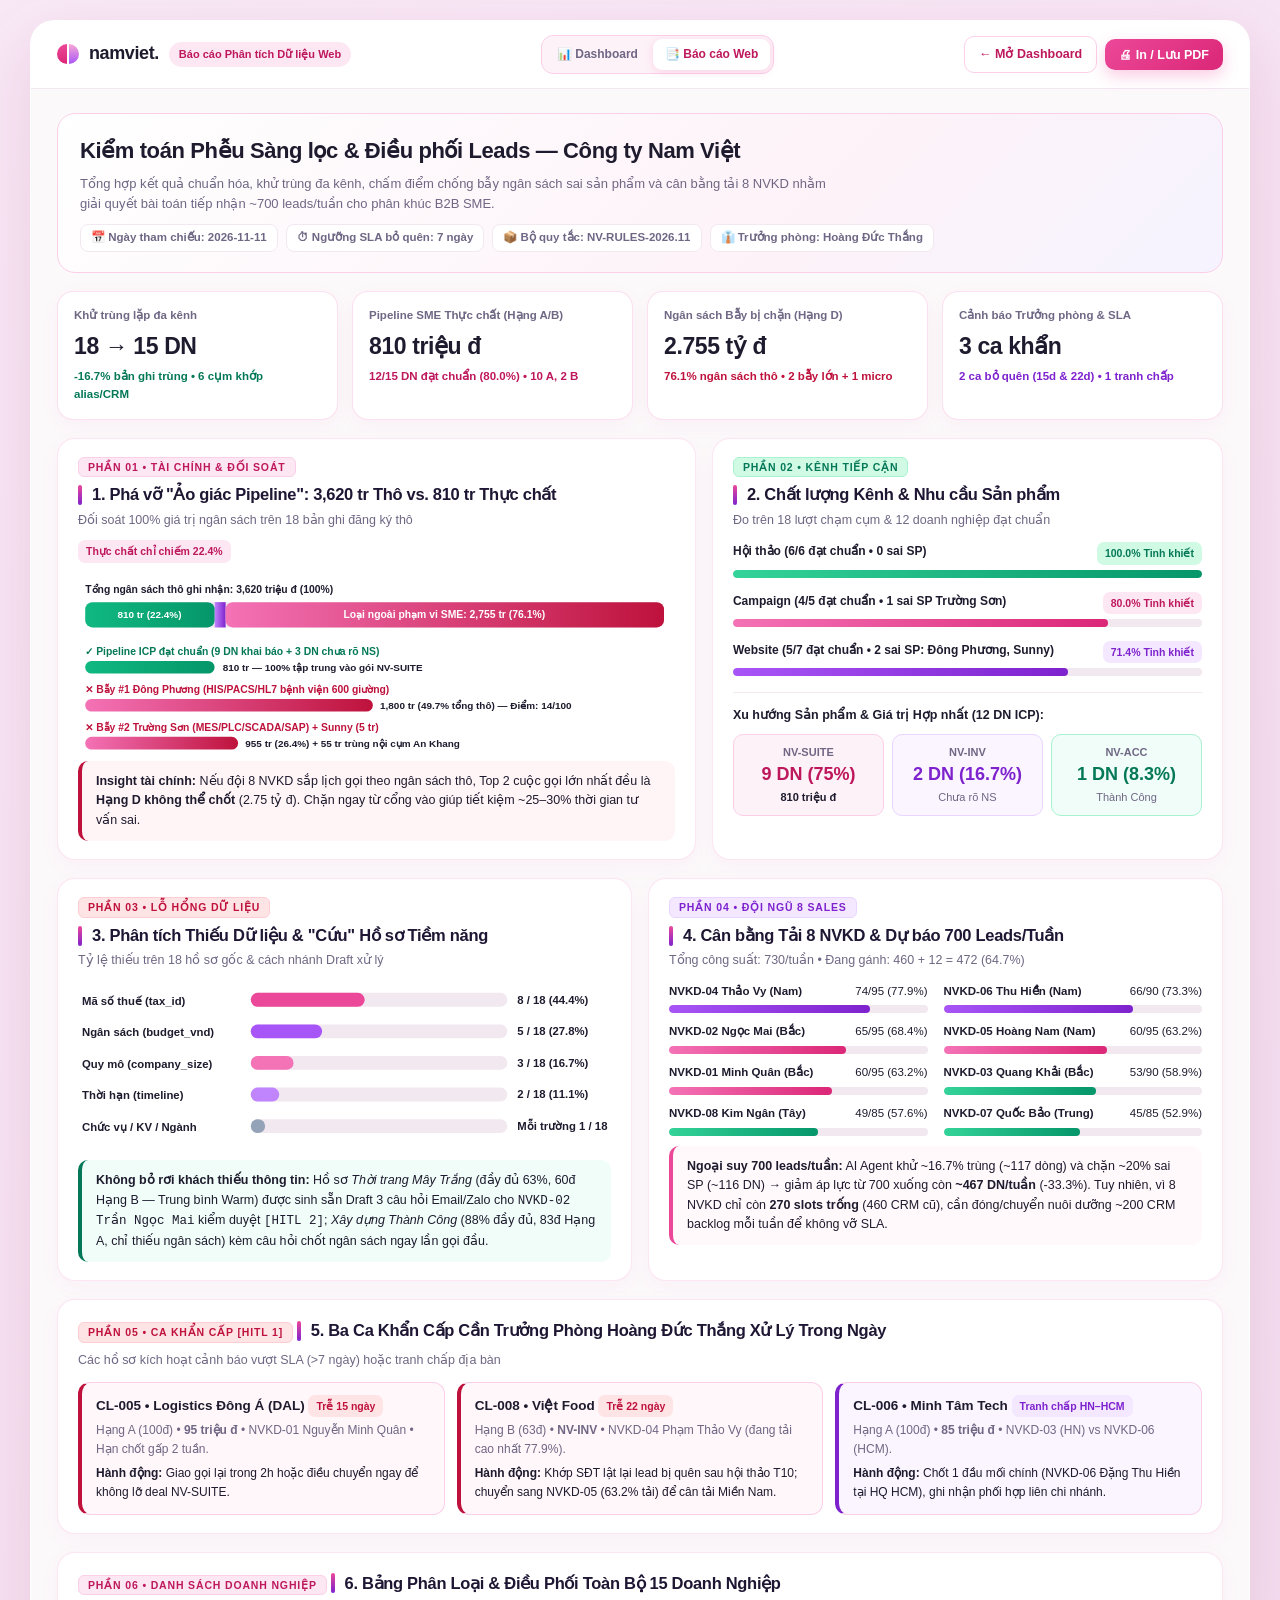
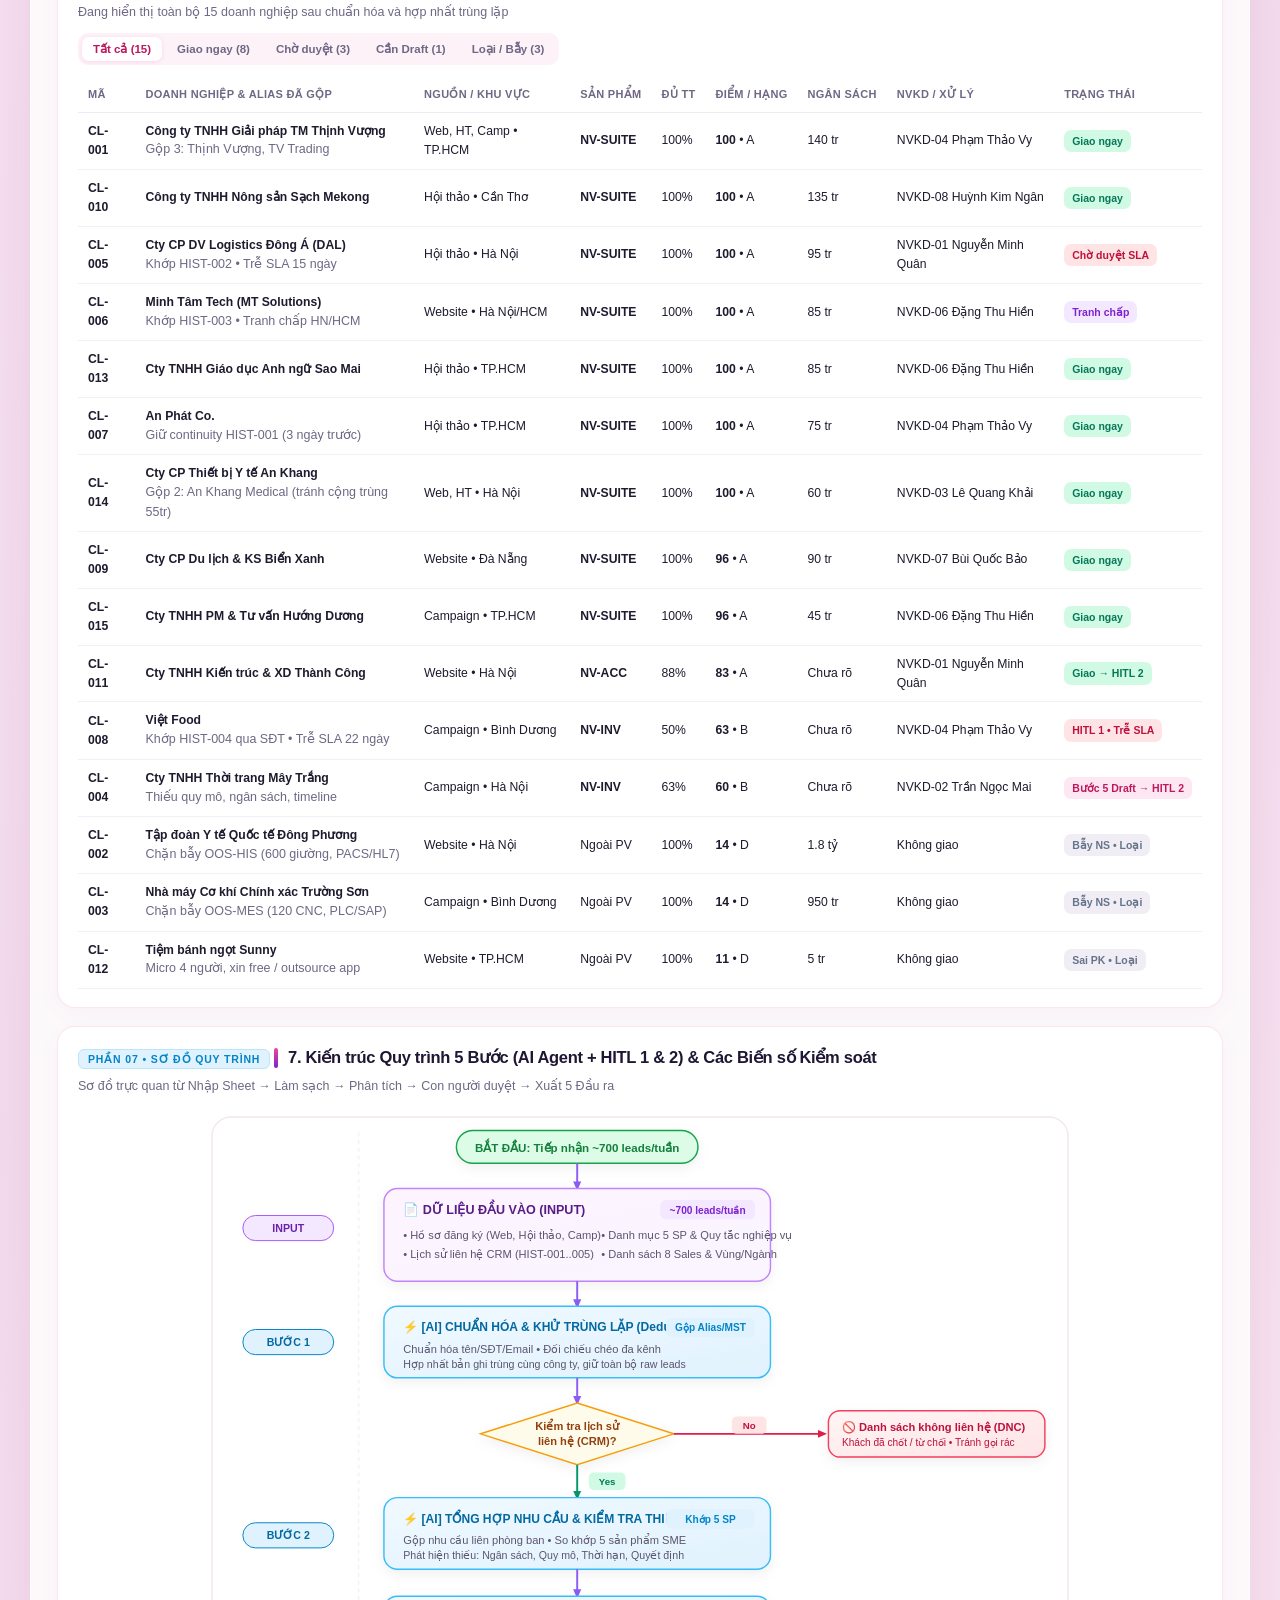
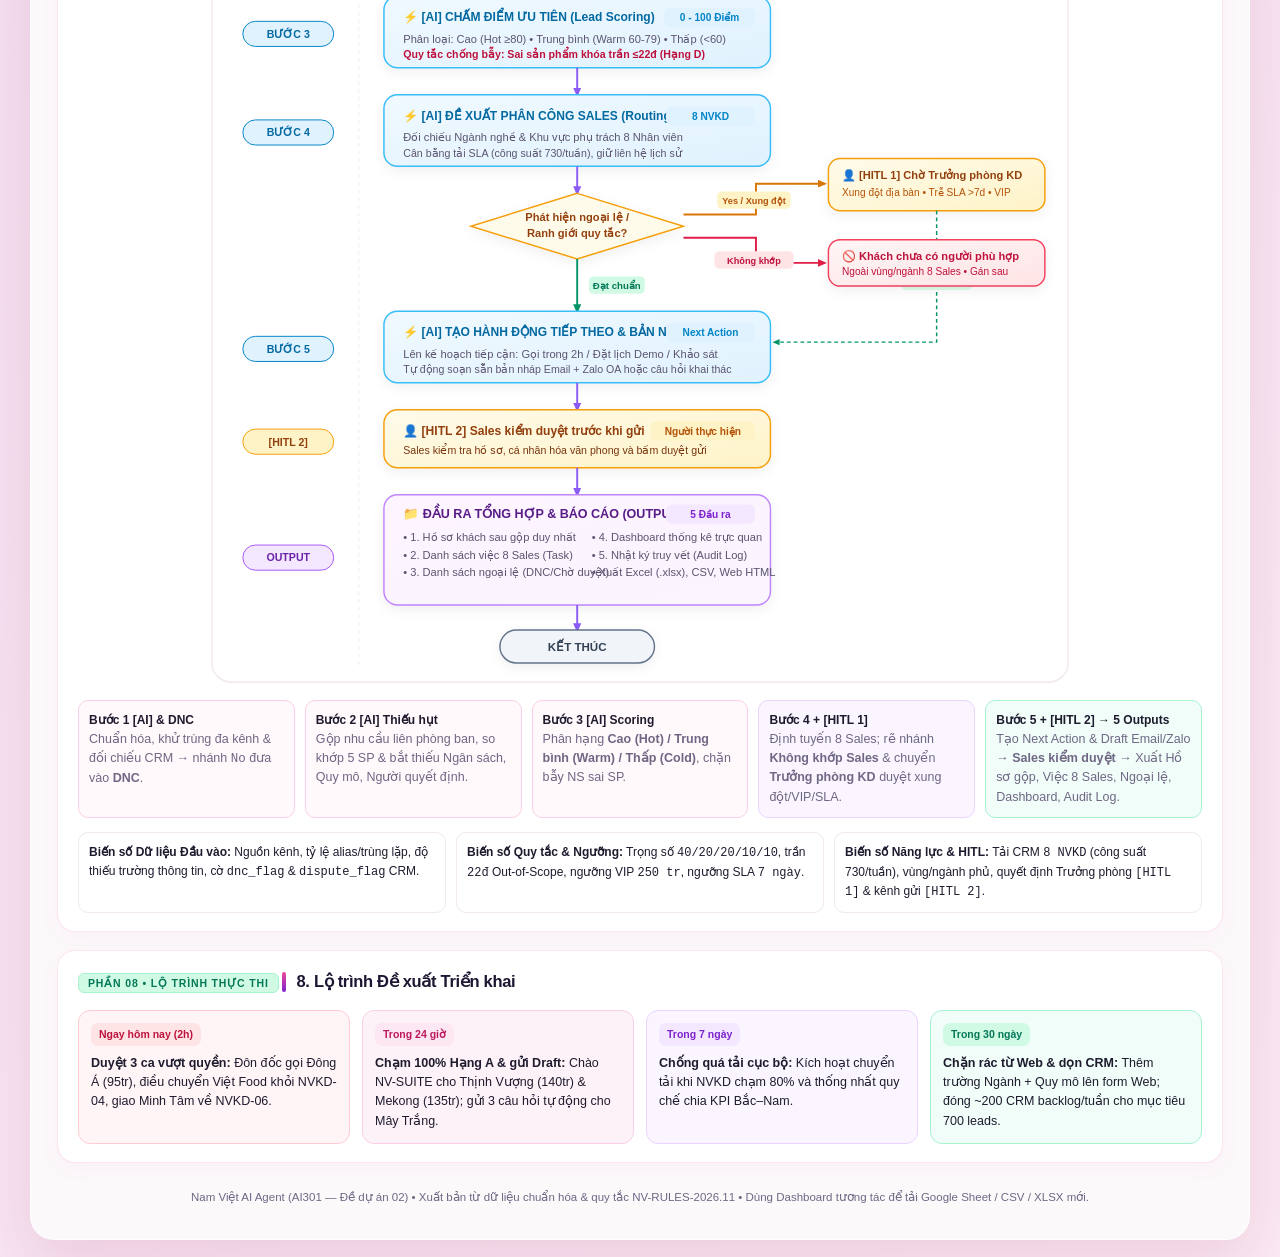
<file: report.html>
<!DOCTYPE html>
<html lang="vi">
<head>
  <meta charset="UTF-8" />
  <meta name="viewport" content="width=device-width, initial-scale=1.0" />
  <title>Báo cáo Phân tích Dữ liệu (Web) — Công ty Phần mềm Nam Việt</title>
  <style>
    :root {
      --pink-50: #fdf2f8;
      --pink-100: #fce7f3;
      --pink-200: #fbcfe8;
      --pink-400: #f472b6;
      --pink-500: #ec4899;
      --pink-600: #db2777;
      --pink-700: #be185d;
      --plum-900: #1e1633;
      --plum-600: #7e22ce;
      --plum-500: #a855f7;
      --mint-100: #d1fae5;
      --mint-700: #047857;
      --amber-100: #fef3c7;
      --amber-700: #b45309;
      --rose-100: #ffe4e6;
      --rose-700: #be123c;
      --ink: #1e1b2e;
      --muted: #6f6784;
      --line: #f1e8f0;
      --surface: #ffffff;
    }
    * { box-sizing: border-box; }
    body {
      margin: 0;
      font-family: -apple-system, BlinkMacSystemFont, "Segoe UI", Roboto, Inter, Arial, sans-serif;
      color: var(--ink);
      font-size: 13.5px;
      line-height: 1.55;
      background: linear-gradient(135deg, #f8e8f6 0%, #f4dff1 48%, #fbeaf4 100%);
      padding: 20px;
    }
    h1, h2, h3, p { margin: 0; }
    .container {
      max-width: 1220px;
      margin: 0 auto;
      background: #fcf9fb;
      border-radius: 24px;
      box-shadow: 0 24px 64px rgba(157, 23, 77, 0.13);
      border: 1px solid rgba(255, 255, 255, 0.9);
      overflow: hidden;
    }
    .topbar {
      background: var(--surface);
      border-bottom: 1px solid var(--line);
      padding: 14px 26px;
      display: flex;
      align-items: center;
      justify-content: space-between;
      gap: 12px;
      flex-wrap: wrap;
      position: sticky;
      top: 0;
      z-index: 20;
    }
    .brand {
      display: flex;
      align-items: center;
      gap: 10px;
    }
    .mark {
      display: inline-flex;
      align-items: center;
      gap: 2px;
    }
    .mark i:first-child {
      width: 10px;
      height: 20px;
      border-radius: 10px 0 0 10px;
      background: linear-gradient(180deg, var(--pink-500), var(--pink-600));
      display: block;
    }
    .mark i:last-child {
      width: 10px;
      height: 20px;
      border-radius: 0 10px 10px 0;
      background: linear-gradient(180deg, #f9a8d4, var(--plum-500));
      display: block;
    }
    .brand strong { font-size: 18px; letter-spacing: -0.4px; }
    .tag-pill {
      background: var(--pink-100);
      color: var(--pink-700);
      font-size: 11px;
      font-weight: 700;
      padding: 4px 10px;
      border-radius: 999px;
    }
    .top-actions {
      display: flex;
      align-items: center;
      gap: 8px;
      flex-wrap: wrap;
    }
    .btn {
      display: inline-flex;
      align-items: center;
      gap: 6px;
      padding: 8px 14px;
      border-radius: 10px;
      font-size: 12.5px;
      font-weight: 700;
      text-decoration: none;
      cursor: pointer;
      border: 1px solid var(--pink-200);
      background: #fff;
      color: var(--pink-700);
    }
    .btn:hover { background: var(--pink-50); }
    .btn.primary {
      border: none;
      background: linear-gradient(135deg, var(--pink-500), var(--pink-600));
      color: #fff;
      box-shadow: 0 6px 16px rgba(236, 72, 153, 0.28);
    }
    .main {
      padding: 24px 26px 32px;
      display: flex;
      flex-direction: column;
      gap: 18px;
    }
    .hero {
      background: linear-gradient(135deg, #fff 0%, #fdf2f8 65%, #f5f3ff 100%);
      border: 1px solid var(--pink-200);
      border-radius: 18px;
      padding: 20px 22px;
      display: flex;
      justify-content: space-between;
      align-items: flex-start;
      gap: 16px;
      flex-wrap: wrap;
    }
    .hero h1 { font-size: 22px; font-weight: 800; letter-spacing: -0.4px; margin-bottom: 6px; }
    .hero p { color: var(--muted); max-width: 760px; font-size: 13px; }
    .meta-strip {
      display: flex;
      gap: 8px;
      flex-wrap: wrap;
      margin-top: 10px;
    }
    .meta-chip {
      background: #fff;
      border: 1px solid var(--line);
      border-radius: 8px;
      padding: 4px 10px;
      font-size: 11.5px;
      font-weight: 600;
      color: var(--muted);
    }
    .kpi-grid {
      display: grid;
      grid-template-columns: repeat(4, 1fr);
      gap: 14px;
    }
    .kpi-card {
      background: var(--surface);
      border: 1px solid rgba(251, 207, 232, 0.65);
      border-radius: 16px;
      padding: 15px 16px;
      box-shadow: 0 6px 20px rgba(190, 24, 93, 0.045);
    }
    .kpi-label { font-size: 11.5px; color: var(--muted); font-weight: 600; }
    .kpi-val { font-size: 23px; font-weight: 800; letter-spacing: -0.4px; margin: 4px 0; color: var(--ink); }
    .kpi-sub { font-size: 11.5px; font-weight: 700; }
    .kpi-sub.good { color: var(--mint-700); }
    .kpi-sub.pink { color: var(--pink-700); }
    .kpi-sub.danger { color: var(--rose-700); }
    .kpi-sub.plum { color: var(--plum-600); }

    .grid-2 {
      display: grid;
      grid-template-columns: 1.25fr 1fr;
      gap: 16px;
    }
    .grid-even {
      display: grid;
      grid-template-columns: 1fr 1fr;
      gap: 16px;
    }
    .panel {
      background: var(--surface);
      border-radius: 18px;
      padding: 18px 20px;
      border: 1px solid rgba(251, 207, 232, 0.55);
      box-shadow: 0 6px 22px rgba(190, 24, 93, 0.04);
    }
    .sec-badge {
      display: inline-flex;
      align-items: center;
      gap: 4px;
      font-size: 10.5px;
      font-weight: 800;
      text-transform: uppercase;
      letter-spacing: 0.08em;
      padding: 3px 9px;
      border-radius: 6px;
      margin-bottom: 5px;
      line-height: 1.2;
    }
    .sec-badge.badge-pink { background: var(--pink-100); color: var(--pink-700); border: 1px solid var(--pink-200); }
    .sec-badge.badge-plum { background: #f3e8ff; color: #7e22ce; border: 1px solid #e9d5ff; }
    .sec-badge.badge-mint { background: var(--mint-100); color: var(--mint-700); border: 1px solid #a7f3d0; }
    .sec-badge.badge-danger { background: var(--rose-100); color: var(--rose-700); border: 1px solid #fecdd3; }
    .sec-badge.badge-blue { background: #e0f2fe; color: #0284c7; border: 1px solid #bae6fd; }

    .panel-head {
      display: flex;
      justify-content: space-between;
      align-items: center;
      gap: 10px;
      margin-bottom: 12px;
      flex-wrap: wrap;
    }
    .panel-head h2 {
      font-size: 16.5px;
      font-weight: 850;
      color: var(--plum-900);
      letter-spacing: -0.3px;
      position: relative;
      display: inline-flex;
      align-items: center;
      gap: 10px;
      padding-left: 14px;
    }
    .panel-head h2::before {
      content: "";
      position: absolute;
      left: 0;
      top: 50%;
      transform: translateY(-50%);
      width: 4px;
      height: 20px;
      background: linear-gradient(180deg, var(--pink-500), var(--plum-600));
      border-radius: 4px;
    }
    .sub { font-size: 12.5px; color: var(--muted); margin-top: 3px; }
    .callout {
      border-left: 4px solid var(--pink-500);
      background: #fff9fc;
      border-radius: 10px;
      padding: 11px 14px;
      font-size: 12.5px;
      margin-top: 10px;
    }
    .callout.danger { border-left-color: var(--rose-700); background: #fff5f7; }
    .callout.mint { border-left-color: var(--mint-700); background: #f0fdf9; }
    .alert-row {
      display: grid;
      grid-template-columns: repeat(3, 1fr);
      gap: 12px;
    }
    .alert-box {
      border: 1px solid var(--pink-200);
      border-left: 4px solid var(--rose-700);
      background: #fff7fa;
      border-radius: 12px;
      padding: 12px 14px;
    }
    .alert-box.plum { border-left-color: var(--plum-600); background: #faf5ff; }
    .alert-box h3 { font-size: 13.5px; font-weight: 800; margin-bottom: 4px; }
    .alert-box p { font-size: 12px; color: var(--muted); margin-bottom: 6px; }
    .pill {
      display: inline-flex;
      align-items: center;
      padding: 3px 8px;
      border-radius: 7px;
      font-size: 10.5px;
      font-weight: 800;
      white-space: nowrap;
    }
    .p-ok { background: var(--mint-100); color: var(--mint-700); }
    .p-pink { background: var(--pink-100); color: var(--pink-700); }
    .p-plum { background: #f3e8ff; color: var(--plum-600); }
    .p-danger { background: var(--rose-100); color: var(--rose-700); }
    .p-muted { background: #f1edf5; color: #64748b; }

    .tab-bar {
      display: inline-flex;
      background: var(--pink-50);
      padding: 4px;
      border-radius: 10px;
      gap: 4px;
      flex-wrap: wrap;
    }
    .tab-btn {
      border: none;
      background: transparent;
      padding: 5px 11px;
      border-radius: 7px;
      font-size: 11.5px;
      font-weight: 700;
      color: var(--muted);
      cursor: pointer;
    }
    .tab-btn.active {
      background: #fff;
      color: var(--pink-700);
      box-shadow: 0 1px 4px rgba(236, 72, 153, 0.16);
    }
    .table-wrap { overflow-x: auto; }
    table { width: 100%; border-collapse: collapse; font-size: 12.2px; }
    th {
      text-align: left;
      padding: 9px 10px;
      color: var(--muted);
      font-size: 11px;
      text-transform: uppercase;
      letter-spacing: 0.3px;
      border-bottom: 1.5px solid var(--line);
      white-space: nowrap;
    }
    td {
      padding: 9px 10px;
      border-bottom: 1px solid #f7eef5;
      vertical-align: middle;
    }
    tr:hover td { background: #fff9fc; }
    tr.hidden-row { display: none; }
    .bar-track {
      height: 8px;
      background: #f1e8f0;
      border-radius: 999px;
      overflow: hidden;
      margin-top: 5px;
    }
    .bar-fill {
      height: 100%;
      border-radius: 999px;
      background: linear-gradient(90deg, var(--pink-400), var(--pink-600));
    }
    .bar-fill.plum { background: linear-gradient(90deg, var(--plum-500), var(--plum-600)); }
    .bar-fill.mint { background: linear-gradient(90deg, #34d399, #059669); }
    .footer-note {
      text-align: center;
      font-size: 11.5px;
      color: var(--muted);
      padding-top: 8px;
    }

    @media (max-width: 980px) {
      .kpi-grid { grid-template-columns: repeat(2, 1fr); }
      .grid-2, .grid-even, .alert-row { grid-template-columns: 1fr; }
    }
    @media (max-width: 600px) {
      body { padding: 8px; }
      .kpi-grid { grid-template-columns: 1fr; }
      .main { padding: 14px; }
    }
    @media print {
      body { background: #fff; padding: 0; }
      .container { box-shadow: none; border: none; border-radius: 0; }
      .topbar .top-actions, .tab-bar { display: none !important; }
      .topbar { position: static; }
      tr.hidden-row { display: table-row !important; }
      .panel, .kpi-card, .hero { break-inside: avoid; }
    }
  </style>
</head>
<body>
  <div class="container">
    <header class="topbar">
      <div class="brand">
        <span class="mark" aria-hidden="true"><i></i><i></i></span>
        <strong>namviet.</strong>
        <span class="tag-pill">Báo cáo Phân tích Dữ liệu Web</span>
      </div>
      <div style="display:inline-flex;align-items:center;background:var(--pink-50);border:1px solid var(--pink-200);border-radius:12px;padding:3px;gap:3px;">
        <a href="index.html" style="text-decoration:none;padding:6px 12px;border-radius:9px;font-size:12px;font-weight:700;color:var(--muted);display:inline-flex;align-items:center;gap:6px;transition:all 0.14s ease;">📊 Dashboard</a>
        <span style="background:#fff;color:var(--pink-700);padding:6px 12px;border-radius:9px;font-size:12px;font-weight:700;box-shadow:0 2px 8px rgba(236,72,153,0.18);display:inline-flex;align-items:center;gap:6px;">📑 Báo cáo Web</span>
      </div>
      <div class="top-actions">
        <a class="btn" href="index.html">← Mở Dashboard</a>
        <button class="btn primary" type="button" onclick="window.print()">🖨 In / Lưu PDF</button>
      </div>
    </header>

    <main class="main">
      <!-- HERO -->
      <section class="hero">
        <div>
          <h1>Kiểm toán Phễu Sàng lọc &amp; Điều phối Leads — Công ty Nam Việt</h1>
          <p>
            Tổng hợp kết quả chuẩn hóa, khử trùng đa kênh, chấm điểm chống bẫy ngân sách sai sản phẩm và cân bằng tải 8 NVKD
            nhằm giải quyết bài toán tiếp nhận ~700 leads/tuần cho phân khúc B2B SME.
          </p>
          <div class="meta-strip">
            <span class="meta-chip">📅 Ngày tham chiếu: 2026-11-11</span>
            <span class="meta-chip">⏱ Ngưỡng SLA bỏ quên: 7 ngày</span>
            <span class="meta-chip">📦 Bộ quy tắc: NV-RULES-2026.11</span>
            <span class="meta-chip">👔 Trưởng phòng: Hoàng Đức Thắng</span>
          </div>
        </div>
      </section>

      <!-- 4 EXECUTIVE KPIS -->
      <section class="kpi-grid">
        <div class="kpi-card">
          <div class="kpi-label">Khử trùng lặp đa kênh</div>
          <div class="kpi-val">18 → 15 DN</div>
          <div class="kpi-sub good">-16.7% bản ghi trùng • 6 cụm khớp alias/CRM</div>
        </div>
        <div class="kpi-card">
          <div class="kpi-label">Pipeline SME Thực chất (Hạng A/B)</div>
          <div class="kpi-val">810 triệu đ</div>
          <div class="kpi-sub pink">12/15 DN đạt chuẩn (80.0%) • 10 A, 2 B</div>
        </div>
        <div class="kpi-card">
          <div class="kpi-label">Ngân sách Bẫy bị chặn (Hạng D)</div>
          <div class="kpi-val">2.755 tỷ đ</div>
          <div class="kpi-sub danger">76.1% ngân sách thô • 2 bẫy lớn + 1 micro</div>
        </div>
        <div class="kpi-card">
          <div class="kpi-label">Cảnh báo Trưởng phòng &amp; SLA</div>
          <div class="kpi-val">3 ca khẩn</div>
          <div class="kpi-sub plum">2 ca bỏ quên (15d &amp; 22d) • 1 tranh chấp</div>
        </div>
      </section>

      <!-- RECONCILIATION + CHANNEL PURITY -->
      <section class="grid-2">
        <div class="panel">
          <div class="panel-head">
            <div>
              <span class="sec-badge badge-pink">PHẦN 01 • TÀI CHÍNH &amp; ĐỐI SOÁT</span>
              <h2>1. Phá vỡ "Ảo giác Pipeline": 3,620 tr Thô vs. 810 tr Thực chất</h2>
              <p class="sub">Đối soát 100% giá trị ngân sách trên 18 bản ghi đăng ký thô</p>
            </div>
            <span class="pill p-pink">Thực chất chỉ chiếm 22.4%</span>
          </div>

          <!-- Inline SVG Budget Reconciliation -->
          <svg viewBox="0 0 660 195" width="100%" style="display:block;">
            <defs>
              <linearGradient id="gIcp" x1="0" y1="0" x2="1" y2="0"><stop offset="0%" stop-color="#10b981"/><stop offset="100%" stop-color="#059669"/></linearGradient>
              <linearGradient id="gTrap" x1="0" y1="0" x2="1" y2="0"><stop offset="0%" stop-color="#f472b6"/><stop offset="100%" stop-color="#be123c"/></linearGradient>
              <linearGradient id="gDup" x1="0" y1="0" x2="1" y2="0"><stop offset="0%" stop-color="#c084fc"/><stop offset="100%" stop-color="#7e22ce"/></linearGradient>
            </defs>

            <!-- Stacked Bar 3,620M -->
            <text x="8" y="20" font-size="11.5" font-weight="700" fill="#1e1b2e">Tổng ngân sách thô ghi nhận: 3,620 triệu đ (100%)</text>
            <rect x="8" y="30" width="640" height="28" rx="8" fill="#f1e8f0" />
            <!-- 810 / 3620 * 640 = 143.2 -->
            <rect x="8" y="30" width="143.2" height="28" rx="8" fill="url(#gIcp)" />
            <!-- 55 / 3620 * 640 = 9.7 -->
            <rect x="151.2" y="30" width="12" height="28" fill="url(#gDup)" />
            <!-- 2755 / 3620 * 640 = 487.1 -->
            <rect x="163.2" y="30" width="484.8" height="28" rx="8" fill="url(#gTrap)" />
            <text x="79" y="48" text-anchor="middle" fill="#fff" font-size="11" font-weight="800">810 tr (22.4%)</text>
            <text x="405" y="48" text-anchor="middle" fill="#fff" font-size="11.5" font-weight="800">Loại ngoài phạm vi SME: 2,755 tr (76.1%)</text>

            <!-- Breakdown Bars -->
            <text x="8" y="88" font-size="11.5" font-weight="700" fill="#047857">✓ Pipeline ICP đạt chuẩn (9 DN khai báo + 3 DN chưa rõ NS)</text>
            <rect x="8" y="95" width="143" height="14" rx="7" fill="url(#gIcp)" />
            <text x="160" y="106" font-size="11" font-weight="700" fill="#1e1b2e">810 tr — 100% tập trung vào gói NV-SUITE</text>

            <text x="8" y="130" font-size="11.5" font-weight="700" fill="#be123c">✕ Bẫy #1 Đông Phương (HIS/PACS/HL7 bệnh viện 600 giường)</text>
            <rect x="8" y="137" width="318" height="14" rx="7" fill="url(#gTrap)" />
            <text x="334" y="148" font-size="11" font-weight="700" fill="#1e1b2e">1,800 tr (49.7% tổng thô) — Điểm: 14/100</text>

            <text x="8" y="172" font-size="11.5" font-weight="700" fill="#be123c">✕ Bẫy #2 Trường Sơn (MES/PLC/SCADA/SAP) + Sunny (5 tr)</text>
            <rect x="8" y="179" width="169" height="14" rx="7" fill="url(#gTrap)" />
            <text x="185" y="190" font-size="11" font-weight="700" fill="#1e1b2e">955 tr (26.4%) + 55 tr trùng nội cụm An Khang</text>
          </svg>

          <div class="callout danger">
            <strong>Insight tài chính:</strong> Nếu đội 8 NVKD sắp lịch gọi theo ngân sách thô, Top 2 cuộc gọi lớn nhất đều là
            <strong>Hạng D không thể chốt</strong> (2.75 tỷ đ). Chặn ngay từ cổng vào giúp tiết kiệm ~25–30% thời gian tư vấn sai.
          </div>
        </div>

        <div class="panel">
          <div class="panel-head">
            <div>
              <span class="sec-badge badge-mint">PHẦN 02 • KÊNH TIẾP CẬN</span>
              <h2>2. Chất lượng Kênh &amp; Nhu cầu Sản phẩm</h2>
              <p class="sub">Đo trên 18 lượt chạm cụm &amp; 12 doanh nghiệp đạt chuẩn</p>
            </div>
          </div>

          <div style="margin-bottom:14px;">
            <div style="display:flex;justify-content:space-between;font-size:12px;">
              <strong>Hội thảo (6/6 đạt chuẩn • 0 sai SP)</strong>
              <span class="pill p-ok">100.0% Tinh khiết</span>
            </div>
            <div class="bar-track"><div class="bar-fill mint" style="width:100%"></div></div>
          </div>
          <div style="margin-bottom:14px;">
            <div style="display:flex;justify-content:space-between;font-size:12px;">
              <strong>Campaign (4/5 đạt chuẩn • 1 sai SP Trường Sơn)</strong>
              <span class="pill p-pink">80.0% Tinh khiết</span>
            </div>
            <div class="bar-track"><div class="bar-fill" style="width:80%"></div></div>
          </div>
          <div style="margin-bottom:16px;">
            <div style="display:flex;justify-content:space-between;font-size:12px;">
              <strong>Website (5/7 đạt chuẩn • 2 sai SP: Đông Phương, Sunny)</strong>
              <span class="pill p-plum">71.4% Tinh khiết</span>
            </div>
            <div class="bar-track"><div class="bar-fill plum" style="width:71.4%"></div></div>
          </div>

          <div style="border-top:1px solid var(--line);padding-top:12px;">
            <strong style="font-size:12.5px;">Xu hướng Sản phẩm &amp; Giá trị Hợp nhất (12 DN ICP):</strong>
            <div style="display:grid;grid-template-columns:repeat(3,1fr);gap:8px;margin-top:8px;">
              <div style="background:#fdf2f8;border:1px solid #fbcfe8;border-radius:10px;padding:9px;text-align:center;">
                <div style="font-size:11px;color:var(--muted);font-weight:700;">NV-SUITE</div>
                <div style="font-size:18px;font-weight:800;color:var(--pink-700);">9 DN (75%)</div>
                <div style="font-size:11px;font-weight:700;">810 triệu đ</div>
              </div>
              <div style="background:#faf5ff;border:1px solid #e9d5ff;border-radius:10px;padding:9px;text-align:center;">
                <div style="font-size:11px;color:var(--muted);font-weight:700;">NV-INV</div>
                <div style="font-size:18px;font-weight:800;color:var(--plum-600);">2 DN (16.7%)</div>
                <div style="font-size:11px;color:var(--muted);">Chưa rõ NS</div>
              </div>
              <div style="background:#f0fdf9;border:1px solid #a7f3d0;border-radius:10px;padding:9px;text-align:center;">
                <div style="font-size:11px;color:var(--muted);font-weight:700;">NV-ACC</div>
                <div style="font-size:18px;font-weight:800;color:var(--mint-700);">1 DN (8.3%)</div>
                <div style="font-size:11px;color:var(--muted);">Thành Công</div>
              </div>
            </div>
          </div>
        </div>
      </section>

      <!-- DATA QUALITY & WORKLOAD 700/WEEK -->
      <section class="grid-even">
        <div class="panel">
          <div class="panel-head">
            <div>
              <span class="sec-badge badge-danger">PHẦN 03 • LỖ HỔNG DỮ LIỆU</span>
              <h2>3. Phân tích Thiếu Dữ liệu &amp; "Cứu" Hồ sơ Tiềm năng</h2>
              <p class="sub">Tỷ lệ thiếu trên 18 hồ sơ gốc &amp; cách nhánh Draft xử lý</p>
            </div>
          </div>

          <svg viewBox="0 0 540 170" width="100%" style="display:block;">
            <g font-size="11.5" font-weight="600" fill="#1e1b2e">
              <text x="4" y="22">Mã số thuế (tax_id)</text>
              <rect x="175" y="10" width="260" height="14" rx="7" fill="#f1e8f0"/>
              <rect x="175" y="10" width="115.5" height="14" rx="7" fill="#ec4899"/>
              <text x="445" y="21">8 / 18 (44.4%)</text>

              <text x="4" y="54">Ngân sách (budget_vnd)</text>
              <rect x="175" y="42" width="260" height="14" rx="7" fill="#f1e8f0"/>
              <rect x="175" y="42" width="72.3" height="14" rx="7" fill="#a855f7"/>
              <text x="445" y="53">5 / 18 (27.8%)</text>

              <text x="4" y="86">Quy mô (company_size)</text>
              <rect x="175" y="74" width="260" height="14" rx="7" fill="#f1e8f0"/>
              <rect x="175" y="74" width="43.4" height="14" rx="7" fill="#f472b6"/>
              <text x="445" y="85">3 / 18 (16.7%)</text>

              <text x="4" y="118">Thời hạn (timeline)</text>
              <rect x="175" y="106" width="260" height="14" rx="7" fill="#f1e8f0"/>
              <rect x="175" y="106" width="28.9" height="14" rx="7" fill="#c084fc"/>
              <text x="445" y="117">2 / 18 (11.1%)</text>

              <text x="4" y="150">Chức vụ / KV / Ngành</text>
              <rect x="175" y="138" width="260" height="14" rx="7" fill="#f1e8f0"/>
              <rect x="175" y="138" width="14.6" height="14" rx="7" fill="#94a3b8"/>
              <text x="445" y="149">Mỗi trường 1 / 18 (5.6%)</text>
            </g>
          </svg>

          <div class="callout mint">
            <strong>Không bỏ rơi khách thiếu thông tin:</strong> Hồ sơ <em>Thời trang Mây Trắng</em> (đầy đủ 63%, 60đ Hạng B — Trung bình Warm) được sinh sẵn Draft 3 câu hỏi Email/Zalo cho <code>NVKD-02 Trần Ngọc Mai</code> kiểm duyệt <code>[HITL 2]</code>; <em>Xây dựng Thành Công</em> (88% đầy đủ, 83đ Hạng A, chỉ thiếu ngân sách) kèm câu hỏi chốt ngân sách ngay lần gọi đầu.
          </div>
        </div>

        <div class="panel">
          <div class="panel-head">
            <div>
              <span class="sec-badge badge-plum">PHẦN 04 • ĐỘI NGŨ 8 SALES</span>
              <h2>4. Cân bằng Tải 8 NVKD &amp; Dự báo 700 Leads/Tuần</h2>
              <p class="sub">Tổng công suất: 730/tuần • Đang gánh: 460 + 12 = 472 (64.7%)</p>
            </div>
          </div>

          <!-- 8 Reps Horizontal Load Bars -->
          <div style="display:grid;grid-template-columns:1fr 1fr;gap:10px 16px;font-size:11.5px;">
            <div>
              <div style="display:flex;justify-content:space-between;"><strong>NVKD-04 Thảo Vy (Nam)</strong><span>74/95 (77.9%)</span></div>
              <div class="bar-track"><div class="bar-fill plum" style="width:77.9%"></div></div>
            </div>
            <div>
              <div style="display:flex;justify-content:space-between;"><strong>NVKD-06 Thu Hiền (Nam)</strong><span>66/90 (73.3%)</span></div>
              <div class="bar-track"><div class="bar-fill plum" style="width:73.3%"></div></div>
            </div>
            <div>
              <div style="display:flex;justify-content:space-between;"><strong>NVKD-02 Ngọc Mai (Bắc)</strong><span>65/95 (68.4%)</span></div>
              <div class="bar-track"><div class="bar-fill" style="width:68.4%"></div></div>
            </div>
            <div>
              <div style="display:flex;justify-content:space-between;"><strong>NVKD-05 Hoàng Nam (Nam)</strong><span>60/95 (63.2%)</span></div>
              <div class="bar-track"><div class="bar-fill" style="width:63.2%"></div></div>
            </div>
            <div>
              <div style="display:flex;justify-content:space-between;"><strong>NVKD-01 Minh Quân (Bắc)</strong><span>60/95 (63.2%)</span></div>
              <div class="bar-track"><div class="bar-fill" style="width:63.2%"></div></div>
            </div>
            <div>
              <div style="display:flex;justify-content:space-between;"><strong>NVKD-03 Quang Khải (Bắc)</strong><span>53/90 (58.9%)</span></div>
              <div class="bar-track"><div class="bar-fill mint" style="width:58.9%"></div></div>
            </div>
            <div>
              <div style="display:flex;justify-content:space-between;"><strong>NVKD-08 Kim Ngân (Tây)</strong><span>49/85 (57.6%)</span></div>
              <div class="bar-track"><div class="bar-fill mint" style="width:57.6%"></div></div>
            </div>
            <div>
              <div style="display:flex;justify-content:space-between;"><strong>NVKD-07 Quốc Bảo (Trung)</strong><span>45/85 (52.9%)</span></div>
              <div class="bar-track"><div class="bar-fill mint" style="width:52.9%"></div></div>
            </div>
          </div>

          <div class="callout">
            <strong>Ngoại suy 700 leads/tuần:</strong> AI Agent khử ~16.7% trùng (~117 dòng) và chặn ~20% sai SP (~116 DN) → giảm áp lực từ 700 xuống còn <strong>~467 DN/tuần</strong> (-33.3%). Tuy nhiên, vì 8 NVKD chỉ còn <strong>270 slots trống</strong> (460 CRM cũ), cần đóng/chuyển nuôi dưỡng ~200 CRM backlog mỗi tuần để không vỡ SLA.
          </div>
        </div>
      </section>

      <!-- 3 URGENT MANAGER CASES -->
      <section class="panel">
        <div class="panel-head">
          <div>
            <span class="sec-badge badge-danger">PHẦN 05 • CA KHẨN CẤP [HITL 1]</span>
            <h2>5. Ba Ca Khẩn Cấp Cần Trưởng Phòng Hoàng Đức Thắng Xử Lý Trong Ngày</h2>
            <p class="sub">Các hồ sơ kích hoạt cảnh báo vượt SLA (&gt;7 ngày) hoặc tranh chấp địa bàn</p>
          </div>
        </div>
        <div class="alert-row">
          <div class="alert-box">
            <h3>CL-005 • Logistics Đông Á (DAL) <span class="pill p-danger">Trễ 15 ngày</span></h3>
            <p>Hạng A (100đ) • <strong>95 triệu đ</strong> • NVKD-01 Nguyễn Minh Quân • Hạn chốt gấp 2 tuần.</p>
            <div style="font-size:12px;"><strong>Hành động:</strong> Giao gọi lại trong 2h hoặc điều chuyển ngay để không lỡ deal NV-SUITE.</div>
          </div>
          <div class="alert-box">
            <h3>CL-008 • Việt Food <span class="pill p-danger">Trễ 22 ngày</span></h3>
            <p>Hạng B (63đ) • <strong>NV-INV</strong> • NVKD-04 Phạm Thảo Vy (đang tải cao nhất 77.9%).</p>
            <div style="font-size:12px;"><strong>Hành động:</strong> Khớp SĐT lật lại lead bị quên sau hội thảo T10; chuyển sang NVKD-05 (63.2% tải) để cân tải Miền Nam.</div>
          </div>
          <div class="alert-box plum">
            <h3>CL-006 • Minh Tâm Tech <span class="pill p-plum">Tranh chấp HN–HCM</span></h3>
            <p>Hạng A (100đ) • <strong>85 triệu đ</strong> • NVKD-03 (HN) vs NVKD-06 (HCM).</p>
            <div style="font-size:12px;"><strong>Hành động:</strong> Chốt 1 đầu mối chính (NVKD-06 Đặng Thu Hiền tại HQ HCM), ghi nhận phối hợp liên chi nhánh.</div>
          </div>
        </div>
      </section>

      <!-- FULL 15 COMPANY TABLE WITH INTERACTIVE FILTER -->
      <section class="panel">
        <div class="panel-head">
          <div>
            <span class="sec-badge badge-pink">PHẦN 06 • DANH SÁCH DOANH NGHIỆP</span>
            <h2>6. Bảng Phân Loại &amp; Điều Phối Toàn Bộ 15 Doanh Nghiệp</h2>
            <p class="sub" id="tblCaption">Đang hiển thị toàn bộ 15 doanh nghiệp sau chuẩn hóa và hợp nhất trùng lặp</p>
          </div>
          <div class="tab-bar" id="reportFilterTabs">
            <button class="tab-btn active" data-filter="ALL" type="button">Tất cả (15)</button>
            <button class="tab-btn" data-filter="ASSIGNED_TO_REP" type="button">Giao ngay (8)</button>
            <button class="tab-btn" data-filter="PENDING_MANAGER_APPROVAL" type="button">Chờ duyệt (3)</button>
            <button class="tab-btn" data-filter="DRAFT_FOR_ENRICHMENT" type="button">Cần Draft (1)</button>
            <button class="tab-btn" data-filter="DISQUALIFIED_OUT_OF_SCOPE" type="button">Loại / Bẫy (3)</button>
          </div>
        </div>

        <div class="table-wrap">
          <table id="reportTable">
            <thead>
              <tr>
                <th>Mã</th>
                <th>Doanh nghiệp &amp; Alias đã gộp</th>
                <th>Nguồn / Khu vực</th>
                <th>Sản phẩm</th>
                <th>Đủ TT</th>
                <th>Điểm / Hạng</th>
                <th>Ngân sách</th>
                <th>NVKD / Xử lý</th>
                <th>Trạng thái</th>
              </tr>
            </thead>
            <tbody>
              <tr data-stage="ASSIGNED_TO_REP"><td><strong>CL-001</strong></td><td><strong>Công ty TNHH Giải pháp TM Thịnh Vượng</strong><br><span class="sub">Gộp 3: Thịnh Vượng, TV Trading</span></td><td>Web, HT, Camp • TP.HCM</td><td><strong>NV-SUITE</strong></td><td>100%</td><td><strong>100</strong> • A</td><td>140 tr</td><td>NVKD-04 Phạm Thảo Vy</td><td><span class="pill p-ok">Giao ngay</span></td></tr>
              <tr data-stage="ASSIGNED_TO_REP"><td><strong>CL-010</strong></td><td><strong>Công ty TNHH Nông sản Sạch Mekong</strong></td><td>Hội thảo • Cần Thơ</td><td><strong>NV-SUITE</strong></td><td>100%</td><td><strong>100</strong> • A</td><td>135 tr</td><td>NVKD-08 Huỳnh Kim Ngân</td><td><span class="pill p-ok">Giao ngay</span></td></tr>
              <tr data-stage="PENDING_MANAGER_APPROVAL"><td><strong>CL-005</strong></td><td><strong>Cty CP DV Logistics Đông Á (DAL)</strong><br><span class="sub">Khớp HIST-002 • Trễ SLA 15 ngày</span></td><td>Hội thảo • Hà Nội</td><td><strong>NV-SUITE</strong></td><td>100%</td><td><strong>100</strong> • A</td><td>95 tr</td><td>NVKD-01 Nguyễn Minh Quân</td><td><span class="pill p-danger">Chờ duyệt SLA</span></td></tr>
              <tr data-stage="PENDING_MANAGER_APPROVAL"><td><strong>CL-006</strong></td><td><strong>Minh Tâm Tech (MT Solutions)</strong><br><span class="sub">Khớp HIST-003 • Tranh chấp HN/HCM</span></td><td>Website • Hà Nội/HCM</td><td><strong>NV-SUITE</strong></td><td>100%</td><td><strong>100</strong> • A</td><td>85 tr</td><td>NVKD-06 Đặng Thu Hiền</td><td><span class="pill p-plum">Tranh chấp</span></td></tr>
              <tr data-stage="ASSIGNED_TO_REP"><td><strong>CL-013</strong></td><td><strong>Cty TNHH Giáo dục Anh ngữ Sao Mai</strong></td><td>Hội thảo • TP.HCM</td><td><strong>NV-SUITE</strong></td><td>100%</td><td><strong>100</strong> • A</td><td>85 tr</td><td>NVKD-06 Đặng Thu Hiền</td><td><span class="pill p-ok">Giao ngay</span></td></tr>
              <tr data-stage="ASSIGNED_TO_REP"><td><strong>CL-007</strong></td><td><strong>An Phát Co.</strong><br><span class="sub">Giữ continuity HIST-001 (3 ngày trước)</span></td><td>Hội thảo • TP.HCM</td><td><strong>NV-SUITE</strong></td><td>100%</td><td><strong>100</strong> • A</td><td>75 tr</td><td>NVKD-04 Phạm Thảo Vy</td><td><span class="pill p-ok">Giao ngay</span></td></tr>
              <tr data-stage="ASSIGNED_TO_REP"><td><strong>CL-014</strong></td><td><strong>Cty CP Thiết bị Y tế An Khang</strong><br><span class="sub">Gộp 2: An Khang Medical (tránh cộng trùng 55tr)</span></td><td>Web, HT • Hà Nội</td><td><strong>NV-SUITE</strong></td><td>100%</td><td><strong>100</strong> • A</td><td>60 tr</td><td>NVKD-03 Lê Quang Khải</td><td><span class="pill p-ok">Giao ngay</span></td></tr>
              <tr data-stage="ASSIGNED_TO_REP"><td><strong>CL-009</strong></td><td><strong>Cty CP Du lịch &amp; KS Biển Xanh</strong></td><td>Website • Đà Nẵng</td><td><strong>NV-SUITE</strong></td><td>100%</td><td><strong>96</strong> • A</td><td>90 tr</td><td>NVKD-07 Bùi Quốc Bảo</td><td><span class="pill p-ok">Giao ngay</span></td></tr>
              <tr data-stage="ASSIGNED_TO_REP"><td><strong>CL-015</strong></td><td><strong>Cty TNHH PM &amp; Tư vấn Hướng Dương</strong></td><td>Campaign • TP.HCM</td><td><strong>NV-SUITE</strong></td><td>100%</td><td><strong>96</strong> • A</td><td>45 tr</td><td>NVKD-06 Đặng Thu Hiền</td><td><span class="pill p-ok">Giao ngay</span></td></tr>
              <tr data-stage="ASSIGNED_TO_REP"><td><strong>CL-011</strong></td><td><strong>Cty TNHH Kiến trúc &amp; XD Thành Công</strong></td><td>Website • Hà Nội</td><td><strong>NV-ACC</strong></td><td>88%</td><td><strong>83</strong> • A</td><td>Chưa rõ</td><td>NVKD-01 Nguyễn Minh Quân</td><td><span class="pill p-ok">Giao → HITL 2</span></td></tr>
              <tr data-stage="PENDING_MANAGER_APPROVAL"><td><strong>CL-008</strong></td><td><strong>Việt Food</strong><br><span class="sub">Khớp HIST-004 qua SĐT • Trễ SLA 22 ngày</span></td><td>Campaign • Bình Dương</td><td><strong>NV-INV</strong></td><td>50%</td><td><strong>63</strong> • B</td><td>Chưa rõ</td><td>NVKD-04 Phạm Thảo Vy</td><td><span class="pill p-danger">HITL 1 • Trễ SLA</span></td></tr>
              <tr data-stage="DRAFT_FOR_ENRICHMENT"><td><strong>CL-004</strong></td><td><strong>Cty TNHH Thời trang Mây Trắng</strong><br><span class="sub">Thiếu quy mô, ngân sách, timeline</span></td><td>Campaign • Hà Nội</td><td><strong>NV-INV</strong></td><td>63%</td><td><strong>60</strong> • B</td><td>Chưa rõ</td><td>NVKD-02 Trần Ngọc Mai</td><td><span class="pill p-pink">Bước 5 Draft → HITL 2</span></td></tr>
              <tr data-stage="DISQUALIFIED_OUT_OF_SCOPE"><td><strong>CL-002</strong></td><td><strong>Tập đoàn Y tế Quốc tế Đông Phương</strong><br><span class="sub">Chặn bẫy OOS-HIS (600 giường, PACS/HL7)</span></td><td>Website • Hà Nội</td><td>Ngoài PV</td><td>100%</td><td><strong>14</strong> • D</td><td>1.8 tỷ</td><td>Không giao</td><td><span class="pill p-muted">Bẫy NS • Loại</span></td></tr>
              <tr data-stage="DISQUALIFIED_OUT_OF_SCOPE"><td><strong>CL-003</strong></td><td><strong>Nhà máy Cơ khí Chính xác Trường Sơn</strong><br><span class="sub">Chặn bẫy OOS-MES (120 CNC, PLC/SAP)</span></td><td>Campaign • Bình Dương</td><td>Ngoài PV</td><td>100%</td><td><strong>14</strong> • D</td><td>950 tr</td><td>Không giao</td><td><span class="pill p-muted">Bẫy NS • Loại</span></td></tr>
              <tr data-stage="DISQUALIFIED_OUT_OF_SCOPE"><td><strong>CL-012</strong></td><td><strong>Tiệm bánh ngọt Sunny</strong><br><span class="sub">Micro 4 người, xin free / outsource app</span></td><td>Website • TP.HCM</td><td>Ngoài PV</td><td>100%</td><td><strong>11</strong> • D</td><td>5 tr</td><td>Không giao</td><td><span class="pill p-muted">Sai PK • Loại</span></td></tr>
            </tbody>
          </table>
        </div>
      </section>

      <!-- WORKFLOW 5 STEPS + HITL + VARIABLES -->
      <section class="panel">
        <div class="panel-head">
          <div>
            <span class="sec-badge badge-blue">PHẦN 07 • SƠ ĐỒ QUY TRÌNH</span>
            <h2>7. Kiến trúc Quy trình 5 Bước (AI Agent + HITL 1 &amp; 2) &amp; Các Biến số Kiểm soát</h2>
            <p class="sub">Sơ đồ trực quan từ Nhập Sheet → Làm sạch → Phân tích → Con người duyệt → Xuất 5 Đầu ra</p>
          </div>
        </div>

        <!-- Master Visual Flowchart Diagram in Web Report -->
        <div style="width:100%;overflow-x:auto;padding:6px 0 16px;display:flex;justify-content:center;">
          <svg viewBox="0 0 890 1210" width="100%" xmlns="http://www.w3.org/2000/svg" style="display:block;max-width:860px;margin:0 auto;font-family:-apple-system,BlinkMacSystemFont,'Segoe UI',Roboto,sans-serif;">
            <defs>
              <filter id="rCardShadow" x="-6%" y="-6%" width="112%" height="116%" filterUnits="userSpaceOnUse">
                <feDropShadow dx="0" dy="4" stdDeviation="6" flood-color="#1e1633" flood-opacity="0.06"/>
              </filter>
              <linearGradient id="rAiCardGrad" x1="0" y1="0" x2="1" y2="1">
                <stop offset="0%" stop-color="#f0f9ff"/>
                <stop offset="100%" stop-color="#e0f2fe"/>
              </linearGradient>
              <linearGradient id="rInputCardGrad" x1="0" y1="0" x2="1" y2="1">
                <stop offset="0%" stop-color="#fdf4ff"/>
                <stop offset="100%" stop-color="#faf5ff"/>
              </linearGradient>
              <linearGradient id="rHitlCardGrad" x1="0" y1="0" x2="1" y2="1">
                <stop offset="0%" stop-color="#fffbeb"/>
                <stop offset="100%" stop-color="#fef3c7"/>
              </linearGradient>
              <linearGradient id="rDangerCardGrad" x1="0" y1="0" x2="1" y2="1">
                <stop offset="0%" stop-color="#fff5f5"/>
                <stop offset="100%" stop-color="#ffe4e6"/>
              </linearGradient>
              <marker id="rArrow" viewBox="0 0 10 10" refX="6" refY="5" markerWidth="6" markerHeight="6" orient="auto-start-reverse">
                <path d="M 0 1.5 L 8 5 L 0 8.5 z" fill="#8b5cf6"/>
              </marker>
              <marker id="rArrowGreen" viewBox="0 0 10 10" refX="6" refY="5" markerWidth="6" markerHeight="6" orient="auto-start-reverse">
                <path d="M 0 1.5 L 8 5 L 0 8.5 z" fill="#059669"/>
              </marker>
              <marker id="rArrowRose" viewBox="0 0 10 10" refX="6" refY="5" markerWidth="6" markerHeight="6" orient="auto-start-reverse">
                <path d="M 0 1.5 L 8 5 L 0 8.5 z" fill="#e11d48"/>
              </marker>
              <marker id="rArrowAmber" viewBox="0 0 10 10" refX="6" refY="5" markerWidth="6" markerHeight="6" orient="auto-start-reverse">
                <path d="M 0 1.5 L 8 5 L 0 8.5 z" fill="#d97706"/>
              </marker>
            </defs>

            <!-- Flowchart Background Board -->
            <rect x="2" y="2" width="886" height="1206" rx="20" fill="#ffffff" stroke="#f1e8f0" stroke-width="1.5"/>

            <!-- Left Phase Labels Lane Divider -->
            <line x1="154" y1="18" x2="154" y2="1192" stroke="#f1e8f0" stroke-width="1" stroke-dasharray="4 4"/>

            <!-- Level 0: START -->
            <rect x="255" y="16" width="250" height="34" rx="17" fill="#dcfce7" stroke="#16a34a" stroke-width="1.5" filter="url(#rCardShadow)"/>
            <text x="380" y="38" text-anchor="middle" fill="#15803d" font-size="12" font-weight="800">BẮT ĐẦU: Tiếp nhận ~700 leads/tuần</text>
            <line x1="380" y1="50" x2="380" y2="76" stroke="#8b5cf6" stroke-width="2" marker-end="url(#rArrow)"/>

            <!-- Level 1: INPUT -->
            <rect x="34" y="104" width="94" height="26" rx="13" fill="#f3e8ff" stroke="#a855f7" stroke-width="1"/>
            <text x="81" y="121" text-anchor="middle" fill="#6b21a8" font-size="11" font-weight="800">INPUT</text>

            <rect x="180" y="76" width="400" height="96" rx="14" fill="url(#rInputCardGrad)" stroke="#c084fc" stroke-width="1.5" filter="url(#rCardShadow)"/>
            <text x="200" y="102" fill="#581c87" font-size="13" font-weight="800">📄 DỮ LIỆU ĐẦU VÀO (INPUT)</text>
            <rect x="466" y="88" width="98" height="20" rx="6" fill="#f3e8ff"/>
            <text x="515" y="102" text-anchor="middle" fill="#7e22ce" font-size="10.5" font-weight="700">~700 leads/tuần</text>

            <text x="200" y="128" fill="#5c5470" font-size="11.5">• Hồ sơ đăng ký (Web, Hội thảo, Camp)</text>
            <text x="200" y="148" fill="#5c5470" font-size="11.5">• Lịch sử liên hệ CRM (HIST-001..005)</text>
            <text x="405" y="128" fill="#5c5470" font-size="11.5">• Danh mục 5 SP &amp; Quy tắc nghiệp vụ</text>
            <text x="405" y="148" fill="#5c5470" font-size="11.5">• Danh sách 8 Sales &amp; Vùng/Ngành</text>
            <line x1="380" y1="172" x2="380" y2="198" stroke="#8b5cf6" stroke-width="2" marker-end="url(#rArrow)"/>

            <!-- Level 2: BƯỚC 1 -->
            <rect x="34" y="222" width="94" height="26" rx="13" fill="#e0f2fe" stroke="#0284c7" stroke-width="1"/>
            <text x="81" y="239" text-anchor="middle" fill="#0369a1" font-size="11" font-weight="800">BƯỚC 1</text>

            <rect x="180" y="198" width="400" height="74" rx="14" fill="url(#rAiCardGrad)" stroke="#38bdf8" stroke-width="1.5" filter="url(#rCardShadow)"/>
            <text x="200" y="224" fill="#0369a1" font-size="12.5" font-weight="800">⚡ [AI] CHUẨN HÓA &amp; KHỬ TRÙNG LẶP (Deduplication)</text>
            <rect x="472" y="210" width="92" height="20" rx="6" fill="#e0f2fe"/>
            <text x="518" y="224" text-anchor="middle" fill="#0284c7" font-size="10.5" font-weight="700">Gộp Alias/MST</text>
            <text x="200" y="246" fill="#5c5470" font-size="11.5">Chuẩn hóa tên/SĐT/Email • Đối chiếu chéo đa kênh</text>
            <text x="200" y="262" fill="#5c5470" font-size="11">Hợp nhất bản ghi trùng cùng công ty, giữ toàn bộ raw leads</text>
            <line x1="380" y1="272" x2="380" y2="298" stroke="#8b5cf6" stroke-width="2" marker-end="url(#rArrow)"/>

            <!-- Level 3: DECISION 1 & DNC BRANCH -->
            <polygon points="380,298 480,330 380,362 280,330" fill="#fffbeb" stroke="#f59e0b" stroke-width="1.5" filter="url(#rCardShadow)"/>
            <text x="380" y="326" text-anchor="middle" fill="#92400e" font-size="11.5" font-weight="700">Kiểm tra lịch sử</text>
            <text x="380" y="341" text-anchor="middle" fill="#92400e" font-size="11.5" font-weight="700">liên hệ (CRM)?</text>

            <!-- Branch No -> DNC -->
            <line x1="480" y1="330" x2="636" y2="330" stroke="#e11d48" stroke-width="2" marker-end="url(#rArrowRose)"/>
            <rect x="540" y="312" width="36" height="18" rx="5" fill="#ffe4e6"/>
            <text x="558" y="325" text-anchor="middle" fill="#be123c" font-size="10" font-weight="800">No</text>

            <rect x="640" y="306" width="224" height="48" rx="12" fill="url(#rDangerCardGrad)" stroke="#f43f5e" stroke-width="1.5" filter="url(#rCardShadow)"/>
            <text x="654" y="327" fill="#be123c" font-size="11.5" font-weight="800">🚫 Danh sách không liên hệ (DNC)</text>
            <text x="654" y="343" fill="#be123c" font-size="10.5">Khách đã chốt / từ chối • Tránh gọi rác</text>

            <!-- Branch Yes -> BƯỚC 2 -->
            <line x1="380" y1="362" x2="380" y2="396" stroke="#059669" stroke-width="2" marker-end="url(#rArrowGreen)"/>
            <rect x="392" y="370" width="38" height="18" rx="5" fill="#d1fae5"/>
            <text x="411" y="383" text-anchor="middle" fill="#047857" font-size="10" font-weight="800">Yes</text>

            <!-- Level 4: BƯỚC 2 -->
            <rect x="34" y="422" width="94" height="26" rx="13" fill="#e0f2fe" stroke="#0284c7" stroke-width="1"/>
            <text x="81" y="439" text-anchor="middle" fill="#0369a1" font-size="11" font-weight="800">BƯỚC 2</text>

            <rect x="180" y="396" width="400" height="74" rx="14" fill="url(#rAiCardGrad)" stroke="#38bdf8" stroke-width="1.5" filter="url(#rCardShadow)"/>
            <text x="200" y="422" fill="#0369a1" font-size="12.5" font-weight="800">⚡ [AI] TỔNG HỢP NHU CẦU &amp; KIỂM TRA THIẾU HỤT</text>
            <rect x="472" y="408" width="92" height="20" rx="6" fill="#e0f2fe"/>
            <text x="518" y="422" text-anchor="middle" fill="#0284c7" font-size="10.5" font-weight="700">Khớp 5 SP</text>
            <text x="200" y="444" fill="#5c5470" font-size="11.5">Gộp nhu cầu liên phòng ban • So khớp 5 sản phẩm SME</text>
            <text x="200" y="460" fill="#5c5470" font-size="11">Phát hiện thiếu: Ngân sách, Quy mô, Thời hạn, Quyết định</text>
            <line x1="380" y1="470" x2="380" y2="498" stroke="#8b5cf6" stroke-width="2" marker-end="url(#rArrow)"/>

            <!-- Level 5: BƯỚC 3 -->
            <rect x="34" y="524" width="94" height="26" rx="13" fill="#e0f2fe" stroke="#0284c7" stroke-width="1"/>
            <text x="81" y="541" text-anchor="middle" fill="#0369a1" font-size="11" font-weight="800">BƯỚC 3</text>

            <rect x="180" y="498" width="400" height="74" rx="14" fill="url(#rAiCardGrad)" stroke="#38bdf8" stroke-width="1.5" filter="url(#rCardShadow)"/>
            <text x="200" y="524" fill="#0369a1" font-size="12.5" font-weight="800">⚡ [AI] CHẤM ĐIỂM ƯU TIÊN (Lead Scoring)</text>
            <rect x="470" y="510" width="94" height="20" rx="6" fill="#e0f2fe"/>
            <text x="517" y="524" text-anchor="middle" fill="#0284c7" font-size="10.5" font-weight="700">0 - 100 Điểm</text>
            <text x="200" y="546" fill="#5c5470" font-size="11.5">Phân loại: Cao (Hot ≥80) • Trung bình (Warm 60-79) • Thấp (&lt;60)</text>
            <text x="200" y="562" fill="#be123c" font-size="11" font-weight="600">Quy tắc chống bẫy: Sai sản phẩm khóa trần ≤22đ (Hạng D)</text>
            <line x1="380" y1="572" x2="380" y2="600" stroke="#8b5cf6" stroke-width="2" marker-end="url(#rArrow)"/>

            <!-- Level 6: BƯỚC 4 -->
            <rect x="34" y="626" width="94" height="26" rx="13" fill="#e0f2fe" stroke="#0284c7" stroke-width="1"/>
            <text x="81" y="643" text-anchor="middle" fill="#0369a1" font-size="11" font-weight="800">BƯỚC 4</text>

            <rect x="180" y="600" width="400" height="74" rx="14" fill="url(#rAiCardGrad)" stroke="#38bdf8" stroke-width="1.5" filter="url(#rCardShadow)"/>
            <text x="200" y="626" fill="#0369a1" font-size="12.5" font-weight="800">⚡ [AI] ĐỀ XUẤT PHÂN CÔNG SALES (Routing)</text>
            <rect x="472" y="612" width="92" height="20" rx="6" fill="#e0f2fe"/>
            <text x="518" y="626" text-anchor="middle" fill="#0284c7" font-size="10.5" font-weight="700">8 NVKD</text>
            <text x="200" y="648" fill="#5c5470" font-size="11.5">Đối chiếu Ngành nghề &amp; Khu vực phụ trách 8 Nhân viên</text>
            <text x="200" y="664" fill="#5c5470" font-size="11">Cân bằng tải SLA (công suất 730/tuần), giữ liên hệ lịch sử</text>
            <line x1="380" y1="674" x2="380" y2="702" stroke="#8b5cf6" stroke-width="2" marker-end="url(#rArrow)"/>

            <!-- Level 7: DECISION 2 & EXCEPTIONS BRANCH -->
            <polygon points="380,702 490,736 380,770 270,736" fill="#fffbeb" stroke="#f59e0b" stroke-width="1.5" filter="url(#rCardShadow)"/>
            <text x="380" y="731" text-anchor="middle" fill="#92400e" font-size="11.5" font-weight="700">Phát hiện ngoại lệ /</text>
            <text x="380" y="747" text-anchor="middle" fill="#92400e" font-size="11.5" font-weight="700">Ranh giới quy tắc?</text>

            <!-- Branch Yes/Xung đột -> HITL 1 -->
            <path d="M 490,724 L 565,724 L 565,692 L 636,692" fill="none" stroke="#d97706" stroke-width="2" marker-end="url(#rArrowAmber)"/>
            <rect x="525" y="700" width="76" height="18" rx="5" fill="#fef3c7"/>
            <text x="563" y="713" text-anchor="middle" fill="#b45309" font-size="9.5" font-weight="800">Yes / Xung đột</text>

            <rect x="640" y="666" width="224" height="54" rx="12" fill="url(#rHitlCardGrad)" stroke="#f59e0b" stroke-width="1.5" filter="url(#rCardShadow)"/>
            <text x="654" y="687" fill="#92400e" font-size="11.5" font-weight="800">👤 [HITL 1] Chờ Trưởng phòng KD</text>
            <text x="654" y="705" fill="#b45309" font-size="10.5">Xung đột địa bàn • Trễ SLA &gt;7d • VIP</text>

            <!-- Feedforward loop from HITL 1 to BƯỚC 5 -->
            <path d="M 752,720 L 752,856 L 584,856" fill="none" stroke="#059669" stroke-width="1.5" stroke-dasharray="4 3" marker-end="url(#rArrowGreen)"/>
            <rect x="715" y="784" width="74" height="18" rx="5" fill="#dcfce7"/>
            <text x="752" y="796" text-anchor="middle" fill="#15803d" font-size="9.5" font-weight="700">Duyệt &amp; Giao</text>

            <!-- Branch Không khớp Sales -> UNMATCHED -->
            <path d="M 490,748 L 565,748 L 565,774 L 636,774" fill="none" stroke="#e11d48" stroke-width="2" marker-end="url(#rArrowRose)"/>
            <rect x="522" y="762" width="82" height="18" rx="5" fill="#ffe4e6"/>
            <text x="563" y="775" text-anchor="middle" fill="#be123c" font-size="9.5" font-weight="800">Không khớp</text>

            <rect x="640" y="750" width="224" height="48" rx="12" fill="url(#rDangerCardGrad)" stroke="#f43f5e" stroke-width="1.5" filter="url(#rCardShadow)"/>
            <text x="654" y="771" fill="#be123c" font-size="11.5" font-weight="800">🚫 Khách chưa có người phù hợp</text>
            <text x="654" y="787" fill="#be123c" font-size="10.5">Ngoài vùng/ngành 8 Sales • Gán sau</text>

            <!-- Branch Đạt chuẩn -> BƯỚC 5 -->
            <line x1="380" y1="770" x2="380" y2="824" stroke="#059669" stroke-width="2" marker-end="url(#rArrowGreen)"/>
            <rect x="392" y="788" width="58" height="18" rx="5" fill="#d1fae5"/>
            <text x="421" y="801" text-anchor="middle" fill="#047857" font-size="10" font-weight="800">Đạt chuẩn</text>

            <!-- Level 8: BƯỚC 5 -->
            <rect x="34" y="850" width="94" height="26" rx="13" fill="#e0f2fe" stroke="#0284c7" stroke-width="1"/>
            <text x="81" y="867" text-anchor="middle" fill="#0369a1" font-size="11" font-weight="800">BƯỚC 5</text>

            <rect x="180" y="824" width="400" height="74" rx="14" fill="url(#rAiCardGrad)" stroke="#38bdf8" stroke-width="1.5" filter="url(#rCardShadow)"/>
            <text x="200" y="850" fill="#0369a1" font-size="12.5" font-weight="800">⚡ [AI] TẠO HÀNH ĐỘNG TIẾP THEO &amp; BẢN NHÁP</text>
            <rect x="472" y="836" width="92" height="20" rx="6" fill="#e0f2fe"/>
            <text x="518" y="850" text-anchor="middle" fill="#0284c7" font-size="10.5" font-weight="700">Next Action</text>
            <text x="200" y="872" fill="#5c5470" font-size="11.5">Lên kế hoạch tiếp cận: Gọi trong 2h / Đặt lịch Demo / Khảo sát</text>
            <text x="200" y="888" fill="#5c5470" font-size="11">Tự động soạn sẵn bản nháp Email + Zalo OA hoặc câu hỏi khai thác</text>
            <line x1="380" y1="898" x2="380" y2="926" stroke="#8b5cf6" stroke-width="2" marker-end="url(#rArrow)"/>

            <!-- Level 9: [HITL 2] -->
            <rect x="34" y="946" width="94" height="26" rx="13" fill="#fef3c7" stroke="#f59e0b" stroke-width="1"/>
            <text x="81" y="963" text-anchor="middle" fill="#92400e" font-size="11" font-weight="800">[HITL 2]</text>

            <rect x="180" y="926" width="400" height="60" rx="14" fill="url(#rHitlCardGrad)" stroke="#f59e0b" stroke-width="1.5" filter="url(#rCardShadow)"/>
            <text x="200" y="952" fill="#92400e" font-size="12.5" font-weight="800">👤 [HITL 2] Sales kiểm duyệt trước khi gửi</text>
            <rect x="456" y="938" width="108" height="20" rx="6" fill="#fef3c7"/>
            <text x="510" y="952" text-anchor="middle" fill="#b45309" font-size="10.5" font-weight="700">Người thực hiện</text>
            <text x="200" y="972" fill="#78350f" font-size="11">Sales kiểm tra hồ sơ, cá nhân hóa văn phong và bấm duyệt gửi</text>
            <line x1="380" y1="986" x2="380" y2="1014" stroke="#8b5cf6" stroke-width="2" marker-end="url(#rArrow)"/>

            <!-- Level 10: OUTPUT -->
            <rect x="34" y="1066" width="94" height="26" rx="13" fill="#f3e8ff" stroke="#a855f7" stroke-width="1"/>
            <text x="81" y="1083" text-anchor="middle" fill="#6b21a8" font-size="11" font-weight="800">OUTPUT</text>

            <rect x="180" y="1014" width="400" height="114" rx="14" fill="url(#rInputCardGrad)" stroke="#c084fc" stroke-width="1.5" filter="url(#rCardShadow)"/>
            <text x="200" y="1038" fill="#581c87" font-size="13" font-weight="800">📁 ĐẦU RA TỔNG HỢP &amp; BÁO CÁO (OUTPUT)</text>
            <rect x="472" y="1024" width="92" height="20" rx="6" fill="#f3e8ff"/>
            <text x="518" y="1038" text-anchor="middle" fill="#7e22ce" font-size="10.5" font-weight="700">5 Đầu ra</text>

            <text x="200" y="1062" fill="#5c5470" font-size="11.5">• 1. Hồ sơ khách sau gộp duy nhất</text>
            <text x="200" y="1080" fill="#5c5470" font-size="11.5">• 2. Danh sách việc 8 Sales (Task)</text>
            <text x="200" y="1098" fill="#5c5470" font-size="11.5">• 3. Danh sách ngoại lệ (DNC/Chờ duyệt)</text>
            <text x="395" y="1062" fill="#5c5470" font-size="11.5">• 4. Dashboard thống kê trực quan</text>
            <text x="395" y="1080" fill="#5c5470" font-size="11.5">• 5. Nhật ký truy vết (Audit Log)</text>
            <text x="395" y="1098" fill="#5c5470" font-size="11.5">• Xuất Excel (.xlsx), CSV, Web HTML</text>
            <line x1="380" y1="1128" x2="380" y2="1154" stroke="#8b5cf6" stroke-width="2" marker-end="url(#rArrow)"/>

            <!-- Level 11: END -->
            <rect x="300" y="1154" width="160" height="34" rx="17" fill="#f1f5f9" stroke="#64748b" stroke-width="1.5" filter="url(#rCardShadow)"/>
            <text x="380" y="1176" text-anchor="middle" fill="#334155" font-size="12" font-weight="800">KẾT THÚC</text>
          </svg>
        </div>

        <div style="display:grid;grid-template-columns:repeat(auto-fit,minmax(175px,1fr));gap:10px;margin-bottom:14px;font-size:12px;">
          <div style="background:#fff9fc;border:1px solid #fbcfe8;border-radius:10px;padding:10px;"><strong>Bước 1 [AI] &amp; DNC</strong><br><span class="sub">Chuẩn hóa, khử trùng đa kênh &amp; đối chiếu CRM → nhánh <code>No</code> đưa vào <strong>DNC</strong>.</span></div>
          <div style="background:#fff9fc;border:1px solid #fbcfe8;border-radius:10px;padding:10px;"><strong>Bước 2 [AI] Thiếu hụt</strong><br><span class="sub">Gộp nhu cầu liên phòng ban, so khớp 5 SP &amp; bắt thiếu Ngân sách, Quy mô, Người quyết định.</span></div>
          <div style="background:#fff9fc;border:1px solid #fbcfe8;border-radius:10px;padding:10px;"><strong>Bước 3 [AI] Scoring</strong><br><span class="sub">Phân hạng <strong>Cao (Hot) / Trung bình (Warm) / Thấp (Cold)</strong>, chặn bẫy NS sai SP.</span></div>
          <div style="background:#faf5ff;border:1px solid #e9d5ff;border-radius:10px;padding:10px;"><strong>Bước 4 + [HITL 1]</strong><br><span class="sub">Định tuyến 8 Sales; rẽ nhánh <strong>Không khớp Sales</strong> &amp; chuyển <strong>Trưởng phòng KD</strong> duyệt xung đột/VIP/SLA.</span></div>
          <div style="background:#f0fdf9;border:1px solid #a7f3d0;border-radius:10px;padding:10px;"><strong>Bước 5 + [HITL 2] → 5 Outputs</strong><br><span class="sub">Tạo Next Action &amp; Draft Email/Zalo → <strong>Sales kiểm duyệt</strong> → Xuất Hồ sơ gộp, Việc 8 Sales, Ngoại lệ, Dashboard, Audit Log.</span></div>
        </div>
        <div style="display:grid;grid-template-columns:repeat(auto-fit,minmax(240px,1fr));gap:10px;font-size:12px;">
          <div style="background:#fff;border:1px solid #f1e8f0;border-radius:10px;padding:10px;"><strong>Biến số Dữ liệu Đầu vào:</strong> Nguồn kênh, tỷ lệ alias/trùng lặp, độ thiếu trường thông tin, cờ <code>dnc_flag</code> &amp; <code>dispute_flag</code> CRM.</div>
          <div style="background:#fff;border:1px solid #f1e8f0;border-radius:10px;padding:10px;"><strong>Biến số Quy tắc &amp; Ngưỡng:</strong> Trọng số <code>40/20/20/10/10</code>, trần <code>22đ</code> Out-of-Scope, ngưỡng VIP <code>250 tr</code>, ngưỡng SLA <code>7 ngày</code>.</div>
          <div style="background:#fff;border:1px solid #f1e8f0;border-radius:10px;padding:10px;"><strong>Biến số Năng lực &amp; HITL:</strong> Tải CRM <code>8 NVKD</code> (công suất 730/tuần), vùng/ngành phủ, quyết định Trưởng phòng <code>[HITL 1]</code> &amp; kênh gửi <code>[HITL 2]</code>.</div>
        </div>
      </section>

      <!-- ACTION ROADMAP -->
      <section class="panel">
        <div class="panel-head">
          <div>
            <span class="sec-badge badge-mint">PHẦN 08 • LỘ TRÌNH THỰC THI</span>
            <h2>8. Lộ trình Đề xuất Triển khai</h2>
          </div>
        </div>
        <div style="display:grid;grid-template-columns:repeat(4,1fr);gap:12px;">
          <div style="background:#fff5f7;border:1px solid #fecdd3;border-radius:12px;padding:12px;">
            <span class="pill p-danger">Ngay hôm nay (2h)</span>
            <p style="font-size:12.5px;margin-top:8px;"><strong>Duyệt 3 ca vượt quyền:</strong> Đôn đốc gọi Đông Á (95tr), điều chuyển Việt Food khỏi NVKD-04, giao Minh Tâm về NVKD-06.</p>
          </div>
          <div style="background:#fdf2f8;border:1px solid #fbcfe8;border-radius:12px;padding:12px;">
            <span class="pill p-pink">Trong 24 giờ</span>
            <p style="font-size:12.5px;margin-top:8px;"><strong>Chạm 100% Hạng A &amp; gửi Draft:</strong> Chào NV-SUITE cho Thịnh Vượng (140tr) &amp; Mekong (135tr); gửi 3 câu hỏi tự động cho Mây Trắng.</p>
          </div>
          <div style="background:#faf5ff;border:1px solid #e9d5ff;border-radius:12px;padding:12px;">
            <span class="pill p-plum">Trong 7 ngày</span>
            <p style="font-size:12.5px;margin-top:8px;"><strong>Chống quá tải cục bộ:</strong> Kích hoạt chuyển tải khi NVKD chạm 80% và thống nhất quy chế chia KPI Bắc–Nam.</p>
          </div>
          <div style="background:#f0fdf9;border:1px solid #a7f3d0;border-radius:12px;padding:12px;">
            <span class="pill p-ok">Trong 30 ngày</span>
            <p style="font-size:12.5px;margin-top:8px;"><strong>Chặn rác từ Web &amp; dọn CRM:</strong> Thêm trường Ngành + Quy mô lên form Web; đóng ~200 CRM backlog/tuần cho mục tiêu 700 leads.</p>
          </div>
        </div>
      </section>

      <div class="footer-note">
        Nam Việt AI Agent (AI301 — Đề dự án 02) • Xuất bản từ dữ liệu chuẩn hóa &amp; quy tắc NV-RULES-2026.11 • Dùng Dashboard tương tác để tải Google Sheet / CSV / XLSX mới.
      </div>
    </main>
  </div>

  <script>
    (function () {
      var tabs = document.querySelectorAll("#reportFilterTabs .tab-btn");
      var rows = document.querySelectorAll("#reportTable tbody tr");
      var cap = document.getElementById("tblCaption");
      var labels = {
        ALL: "Đang hiển thị toàn bộ 15 doanh nghiệp sau chuẩn hóa và hợp nhất trùng lặp",
        ASSIGNED_TO_REP: "Đang lọc 8 doanh nghiệp Hạng A đạt chuẩn giao ngay cho NVKD",
        PENDING_MANAGER_APPROVAL: "Đang lọc 3 ca khẩn cấp chờ Trưởng phòng duyệt (trễ SLA / tranh chấp)",
        DRAFT_FOR_ENRICHMENT: "Đang lọc 1 doanh nghiệp thiếu thông tin được tạo câu hỏi Draft bổ sung",
        DISQUALIFIED_OUT_OF_SCOPE: "Đang lọc 3 doanh nghiệp Hạng D bị chặn ngoài phạm vi phần mềm SME"
      };
      tabs.forEach(function (btn) {
        btn.addEventListener("click", function () {
          var f = btn.getAttribute("data-filter");
          tabs.forEach(function (t) { t.classList.toggle("active", t === btn); });
          rows.forEach(function (tr) {
            var st = tr.getAttribute("data-stage");
            tr.classList.toggle("hidden-row", f !== "ALL" && st !== f);
          });
          if (cap && labels[f]) cap.textContent = labels[f];
        });
      });
    })();
  </script>
</body>
</html>
</file>
<file: styles.css>
/* =========================================================================
   NAM VIỆT — AI SALES LEAD AGENT • ELEGANT ROSE & PINK THEME
   Polished, modern toolbars, high readability, beautiful contrast
   ========================================================================= */

:root {
  /* Warm Rose & Blush Base */
  --bg-warm: #fdf7f9;
  --surface: #ffffff;
  --surface-pink-soft: #fdf2f8;
  --surface-pink-border: #fbcfe8;
  --surface-pink-card: #fff5f8;

  /* Primary Rose / Pink Accents */
  --pink-primary: #ec4899;
  --pink-hover: #db2777;
  --pink-dark: #be185d;
  --rose-accent: #f43f5e;
  --rose-light: #fce7f3;
  --rose-amber: #f472b6;

  /* Legacy mappings smoothly converted to pink */
  --surface-yellow: #fff5f8;
  --surface-yellow-border: #fbcfe8;
  --surface-orange: #db2777;
  --surface-orange-hover: #be185d;
  --orange-primary: #ec4899;
  --orange-amber: #f472b6;
  --orange-light: #fdf2f8;

  /* Elegant Charcoal-Plum Typography */
  --ink: #1f1d24;
  --ink-secondary: #4a4553;
  --muted: #837c8e;
  --line: #ebdce4;
  --line-light: #f5ebf0;

  /* Toolbars & Pills */
  --pill-bg: #fdf2f8;
  --pill-border: #fbcfe8;
  --radius-pill: 999px;
  --radius-card: 18px;
  --radius-box: 14px;
}

* {
  box-sizing: border-box;
}

html, body {
  margin: 0;
  padding: 0;
  background: var(--bg-warm);
  color: var(--ink);
  font-family: -apple-system, BlinkMacSystemFont, "Segoe UI", Roboto, "Helvetica Neue", Arial, sans-serif;
  font-size: 13.5px;
  line-height: 1.5;
  -webkit-font-smoothing: antialiased;
}

h1, h2, h3, h4, p {
  margin: 0;
}

button, input, select, textarea {
  font-family: inherit;
}

/* ==================== 1. TOPBAR HEADER ==================== */
.topbar-header {
  background: rgba(255, 255, 255, 0.95);
  backdrop-filter: blur(14px);
  -webkit-backdrop-filter: blur(14px);
  border-bottom: 1.5px solid var(--surface-pink-border);
  padding: 11px 24px;
  position: sticky;
  top: 0;
  z-index: 100;
  box-shadow: 0 4px 20px -2px rgba(219, 39, 119, 0.07);
}

.topbar-inner {
  max-width: 1360px;
  margin: 0 auto;
  display: flex;
  align-items: center;
  justify-content: space-between;
  gap: 16px;
  flex-wrap: wrap;
}

.brand-item {
  display: flex;
  align-items: center;
  gap: 10px;
  transition: opacity 0.15s ease;
}

.brand-item:hover {
  opacity: 0.9;
}

.brand-asterisk-circle {
  width: 34px;
  height: 34px;
  border-radius: 50%;
  background: linear-gradient(135deg, #f43f5e 0%, #ec4899 50%, #db2777 100%);
  display: flex;
  align-items: center;
  justify-content: center;
  box-shadow: 0 4px 12px rgba(236, 72, 153, 0.38);
}

.brand-asterisk-circle svg {
  stroke: #ffffff !important;
}

.brand-titles {
  display: flex;
  flex-direction: column;
}

.brand-name-main {
  font-size: 15.5px;
  font-weight: 900;
  letter-spacing: -0.2px;
  color: var(--ink);
  line-height: 1.15;
}

.brand-tagline {
  font-size: 11px;
  font-weight: 600;
  color: #db2777;
  line-height: 1.2;
}

/* Center Pill Tabs — Enhanced Toolbar */
.nav-pill-container {
  display: inline-flex;
  align-items: center;
  background: #fdf2f8;
  border: 1.5px solid var(--surface-pink-border);
  border-radius: var(--radius-pill);
  padding: 4px;
  gap: 4px;
  box-shadow: inset 0 1px 3px rgba(219, 39, 119, 0.05);
}

.nav-tab-pill {
  border: none;
  background: transparent;
  color: var(--ink-secondary);
  font-size: 12.5px;
  font-weight: 750;
  padding: 7px 16px;
  border-radius: var(--radius-pill);
  cursor: pointer;
  transition: all 0.16s ease;
  white-space: nowrap;
}

.nav-tab-pill:hover {
  color: var(--pink-hover);
  background: rgba(255, 255, 255, 0.85);
  box-shadow: 0 2px 6px rgba(219, 39, 119, 0.1);
}

.nav-tab-pill.active {
  background: linear-gradient(135deg, #ec4899 0%, #db2777 100%);
  color: #ffffff;
  font-weight: 850;
  box-shadow: 0 3px 12px rgba(219, 39, 119, 0.38);
}

/* Right Badges — Clear & Crisp */
.header-right-group {
  display: flex;
  align-items: center;
  gap: 8px;
  flex-wrap: wrap;
}

.pill-badge {
  background: #ffffff;
  border: 1.5px solid var(--surface-pink-border);
  color: var(--ink-secondary);
  font-size: 11.5px;
  font-weight: 700;
  padding: 6px 13px;
  border-radius: var(--radius-pill);
  display: inline-flex;
  align-items: center;
  gap: 6px;
  white-space: nowrap;
  box-shadow: 0 1px 4px rgba(219, 39, 119, 0.04);
}

.pill-badge.btn-clickable {
  cursor: pointer;
  transition: all 0.14s ease;
}

.pill-badge.btn-clickable:hover {
  background: #fdf2f8;
  border-color: var(--pink-primary);
  color: var(--pink-hover);
  transform: translateY(-1px);
}

.dot-live {
  width: 7px;
  height: 7px;
  border-radius: 50%;
  background: #10b981;
  box-shadow: 0 0 8px rgba(16, 185, 129, 0.6);
}

/* ==================== 2. APP VIEWPORT & TABS ==================== */
.app-main-viewport {
  max-width: 1360px;
  margin: 0 auto;
  padding: 0 24px 48px;
}

.app-page-view {
  display: none;
}

.app-page-view.active {
  display: block;
}

.page-content-container {
  padding-top: 24px;
}

/* ==================== 3. TRANG 1: 1. GIỚI THIỆU (GIAO DIỆN MỚI HIỆN ĐẠI) ==================== */
.hero-executive-canvas {
  background: linear-gradient(180deg, #ffffff 0%, #fff7fb 100%);
  border: 1.5px solid var(--surface-pink-border);
  border-radius: 28px;
  padding: 44px 38px 36px;
  box-shadow: 0 12px 36px -8px rgba(219, 39, 119, 0.08);
  margin-top: 18px;
  position: relative;
  overflow: hidden;
}

.hero-executive-canvas::before {
  content: "";
  position: absolute;
  top: -80px;
  right: -80px;
  width: 320px;
  height: 320px;
  background: radial-gradient(circle, rgba(236, 72, 153, 0.12) 0%, rgba(255, 255, 255, 0) 70%);
  border-radius: 50%;
  pointer-events: none;
}

.hero-executive-badge {
  display: inline-flex;
  align-items: center;
  gap: 8px;
  background: #fff0f6;
  border: 1.5px solid #fbcfe8;
  padding: 6px 16px;
  border-radius: var(--radius-pill);
  font-size: 11.5px;
  font-weight: 850;
  color: #db2777;
  margin-bottom: 20px;
  box-shadow: 0 2px 8px rgba(219, 39, 119, 0.06);
}

.badge-sparkle {
  color: #ec4899;
  font-size: 13px;
}

.badge-dot-live {
  color: #10b981;
  font-weight: 800;
  font-size: 11px;
  margin-left: 6px;
}

.hero-headline-glamour {
  font-size: 46px;
  font-weight: 900;
  line-height: 1.14;
  letter-spacing: -1.2px;
  color: var(--ink);
  margin-bottom: 18px;
}

.gradient-text-rose {
  background: linear-gradient(135deg, #ec4899 0%, #db2777 50%, #9d174d 100%);
  -webkit-background-clip: text;
  -webkit-text-fill-color: transparent;
}

.hero-lead-summary {
  font-size: 14.5px;
  color: var(--ink-secondary);
  max-width: 820px;
  line-height: 1.6;
  margin-bottom: 26px;
}

.hero-action-toolbar {
  display: flex;
  align-items: center;
  gap: 14px;
  flex-wrap: wrap;
  margin-bottom: 30px;
}

.btn-hero-primary {
  background: linear-gradient(135deg, #ec4899 0%, #db2777 100%);
  color: #fff;
  border: none;
  font-size: 13.5px;
  font-weight: 850;
  padding: 12px 26px;
  border-radius: var(--radius-pill);
  cursor: pointer;
  display: inline-flex;
  align-items: center;
  gap: 10px;
  box-shadow: 0 6px 20px rgba(219, 39, 119, 0.35);
  transition: all 0.16s ease;
}

.btn-hero-primary:hover {
  transform: translateY(-2px);
  box-shadow: 0 8px 24px rgba(219, 39, 119, 0.45);
}

.btn-arrow-circle {
  width: 26px;
  height: 26px;
  border-radius: 50%;
  background: rgba(255, 255, 255, 0.25);
  display: inline-flex;
  align-items: center;
  justify-content: center;
  transition: transform 0.15s ease;
}

.btn-hero-primary:hover .btn-arrow-circle {
  transform: translateX(3px) translateY(-1px);
}

.btn-hero-secondary {
  background: #ffffff;
  color: #db2777;
  border: 2px solid #db2777;
  font-size: 13px;
  font-weight: 850;
  padding: 11px 22px;
  border-radius: var(--radius-pill);
  cursor: pointer;
  transition: all 0.16s ease;
  box-shadow: 0 2px 8px rgba(219, 39, 119, 0.08);
}

.btn-hero-secondary:hover {
  background: #fdf2f8;
  transform: translateY(-1.5px);
  box-shadow: 0 4px 14px rgba(219, 39, 119, 0.18);
}

.btn-hero-ghost {
  background: transparent;
  color: var(--ink-secondary);
  border: 1.5px solid var(--surface-pink-border);
  font-size: 13px;
  font-weight: 750;
  padding: 11px 20px;
  border-radius: var(--radius-pill);
  cursor: pointer;
  transition: all 0.16s ease;
}

.btn-hero-ghost:hover {
  background: #fff;
  color: #db2777;
  border-color: #f472b6;
}

/* 4 Executive Metric Counters */
.executive-metrics-strip {
  display: grid;
  grid-template-columns: 1fr auto 1fr auto 1fr auto 1fr;
  align-items: center;
  background: #ffffff;
  border: 1.5px solid var(--surface-pink-border);
  border-radius: 18px;
  padding: 18px 24px;
  box-shadow: 0 4px 16px rgba(219, 39, 119, 0.04);
}

.exec-metric-item {
  text-align: center;
}

.exec-metric-num {
  font-size: 26px;
  font-weight: 900;
  letter-spacing: -0.5px;
  color: #db2777;
  line-height: 1.15;
}

.exec-metric-label {
  font-size: 12px;
  font-weight: 800;
  color: var(--ink);
  margin-top: 4px;
}

.exec-metric-sub {
  font-size: 11px;
  color: var(--muted);
  display: block;
}

.exec-metric-divider {
  width: 1px;
  height: 38px;
  background: #fbcfe8;
}

/* Bento Showcase Grid */
.bento-grid-showcase {
  display: grid;
  grid-template-columns: repeat(4, 1fr);
  gap: 16px;
}

.bento-card {
  border-radius: 20px;
  padding: 22px;
  display: flex;
  flex-direction: column;
  justify-content: space-between;
  min-height: 250px;
  transition: transform 0.16s ease, box-shadow 0.16s ease, border-color 0.16s ease;
  position: relative;
}

.bento-card:hover {
  transform: translateY(-3px);
  box-shadow: 0 12px 32px rgba(219, 39, 119, 0.12);
}

.bento-glass-card {
  background: #ffffff;
  border: 1.5px solid var(--surface-pink-border);
  box-shadow: 0 4px 18px rgba(0, 0, 0, 0.02);
}

.bento-pink-gradient-card {
  background: linear-gradient(135deg, #ec4899 0%, #be185d 100%);
  color: #fff;
  border: none;
  box-shadow: 0 8px 26px rgba(219, 39, 119, 0.32);
}

.bento-dark-card {
  background: linear-gradient(135deg, #241528 0%, #1a0e1e 100%);
  color: #fff;
  border: 1px solid rgba(251, 207, 232, 0.2);
  box-shadow: 0 8px 24px rgba(36, 21, 40, 0.35);
}

.bento-card-top {
  display: flex;
  align-items: center;
  justify-content: space-between;
  margin-bottom: 12px;
}

.bento-icon-badge {
  width: 32px;
  height: 32px;
  border-radius: 10px;
  background: linear-gradient(135deg, #ec4899 0%, #db2777 100%);
  color: #fff;
  font-size: 12px;
  font-weight: 850;
  display: flex;
  align-items: center;
  justify-content: center;
  box-shadow: 0 3px 8px rgba(219, 39, 119, 0.25);
}

.bento-icon-purple {
  background: linear-gradient(135deg, #a855f7 0%, #7e22ce 100%);
  box-shadow: 0 3px 8px rgba(126, 34, 206, 0.25);
}

.bento-tag {
  font-size: 10.5px;
  font-weight: 800;
  padding: 3px 10px;
  border-radius: var(--radius-pill);
  background: #fdf2f8;
  color: #be185d;
  border: 1px solid #fbcfe8;
}

.bento-tag-warning {
  background: rgba(245, 158, 11, 0.18);
  color: #fbbf24;
  border-color: rgba(245, 158, 11, 0.3);
}

.bento-title {
  font-size: 16.5px;
  font-weight: 900;
  line-height: 1.25;
  color: var(--ink);
  margin-bottom: 8px;
}

.bento-title.text-white {
  color: #ffffff;
}

.text-rose-light {
  color: #fce7f3;
}

.bento-desc {
  font-size: 12px;
  color: var(--muted);
  line-height: 1.45;
  margin-bottom: 14px;
}

.text-white-dim {
  color: rgba(255, 255, 255, 0.85);
}

.bento-pill-group {
  display: flex;
  gap: 6px;
  flex-wrap: wrap;
  margin-bottom: 14px;
}

.bento-pill {
  font-size: 10.5px;
  font-weight: 750;
  padding: 4px 10px;
  border-radius: 8px;
  background: #fdf2f8;
  color: var(--ink-secondary);
  border: 1px solid var(--surface-pink-border);
}

.bento-pill.active {
  background: #fce7f3;
  color: #be185d;
  font-weight: 850;
  border-color: #f472b6;
}

.bento-stepper-mini {
  display: flex;
  align-items: center;
  gap: 5px;
  font-size: 11px;
  font-weight: 800;
  color: rgba(255, 255, 255, 0.9);
  margin-bottom: 14px;
  flex-wrap: wrap;
}

.bento-stepper-mini .arr {
  font-style: normal;
  opacity: 0.6;
}

.bento-card-link {
  font-size: 12.5px;
  font-weight: 850;
  color: var(--pink-hover);
  margin-top: auto;
}

.bento-card-link.text-white {
  color: #ffffff;
}

.bento-quote-avatar {
  width: 32px;
  height: 32px;
  border-radius: 50%;
  background: rgba(255, 255, 255, 0.2);
  color: #fff;
  font-size: 12px;
  font-weight: 850;
  display: flex;
  align-items: center;
  justify-content: center;
}

.bento-quote {
  margin: 0 0 14px 0;
  font-size: 12px;
  line-height: 1.55;
  color: rgba(255, 255, 255, 0.95);
  font-style: italic;
}

.bento-quote-author strong {
  display: block;
  font-size: 12px;
  font-weight: 850;
  color: #fff;
}

.bento-quote-author small {
  font-size: 10.5px;
  color: rgba(255, 255, 255, 0.7);
}

.bento-agent-status {
  display: flex;
  align-items: center;
  gap: 6px;
  position: relative;
}

.pulse-ring {
  width: 8px;
  height: 8px;
  border-radius: 50%;
  background: #10b981;
  box-shadow: 0 0 8px #10b981;
  display: inline-block;
}

.status-text {
  font-size: 10px;
  font-weight: 850;
  color: rgba(255, 255, 255, 0.9);
  letter-spacing: 0.05em;
}

/* Ticker Marquee Strip */
.ticker-banner-strip {
  background: #faeaf1;
  border-top: 1.5px solid #f3d4e2;
  border-bottom: 1.5px solid #f3d4e2;
  padding: 11px 0;
  overflow: hidden;
  margin: 10px 0 34px;
}

.ticker-scroll-content {
  display: flex;
  gap: 32px;
  white-space: nowrap;
  animation: tickerSlide 35s linear infinite;
  font-size: 11.5px;
  font-weight: 850;
  color: #9d174d;
  letter-spacing: 0.06em;
}

@keyframes tickerSlide {
  0% { transform: translateX(0); }
  100% { transform: translateX(-50%); }
}

/* About Section */
.about-bottom-wrap {
  padding: 10px 0 30px;
}

.about-grid-two {
  display: grid;
  grid-template-columns: 1fr 1.3fr;
  gap: 36px;
  align-items: flex-start;
}

.about-star-label {
  font-size: 11px;
  font-weight: 850;
  text-transform: uppercase;
  letter-spacing: 0.05em;
  color: #db2777;
  display: flex;
  align-items: center;
  gap: 6px;
  margin-bottom: 12px;
}

.orange-star {
  color: var(--pink-primary);
  font-size: 13px;
}

.about-snippet {
  font-size: 13.5px;
  color: var(--ink-secondary);
  line-height: 1.6;
  margin-bottom: 18px;
}

.about-buttons-row {
  display: flex;
  gap: 10px;
  flex-wrap: wrap;
}

.btn-orange-pill {
  border: none;
  background: linear-gradient(135deg, #ec4899 0%, #db2777 100%);
  color: #fff;
  font-size: 12.5px;
  font-weight: 800;
  padding: 10px 20px;
  border-radius: var(--radius-pill);
  cursor: pointer;
  transition: all 0.16s ease;
  box-shadow: 0 4px 14px rgba(219, 39, 119, 0.32);
}

.btn-orange-pill:hover {
  background: linear-gradient(135deg, #f43f5e 0%, #be185d 100%);
  transform: translateY(-1.5px);
  box-shadow: 0 6px 18px rgba(219, 39, 119, 0.42);
}

.btn-outline-pill {
  border: 1.5px solid var(--pink-hover);
  background: #ffffff;
  color: var(--pink-hover);
  font-size: 12.5px;
  font-weight: 800;
  padding: 9px 18px;
  border-radius: var(--radius-pill);
  cursor: pointer;
  transition: all 0.14s ease;
  box-shadow: 0 2px 6px rgba(219, 39, 119, 0.08);
}

.btn-outline-pill:hover {
  background: #fdf2f8;
  transform: translateY(-1px);
}

.about-right-block h2 {
  font-size: 21px;
  font-weight: 900;
  line-height: 1.35;
  letter-spacing: -0.4px;
  color: var(--ink);
  margin-bottom: 12px;
}

.about-right-block p {
  font-size: 13px;
  color: var(--muted);
  line-height: 1.65;
}

/* ==================== 4. TRANG 2: 2. QUY TRÌNH ==================== */
.page-header-row {
  display: flex;
  justify-content: space-between;
  align-items: flex-start;
  gap: 16px;
  flex-wrap: wrap;
  margin-bottom: 8px;
}

.page-header-title {
  font-size: 32px;
  font-weight: 900;
  letter-spacing: -0.8px;
  color: var(--ink);
  margin: 6px 0 4px;
}

.page-header-sub {
  font-size: 13px;
  color: var(--muted);
}

.page-header-actions {
  display: flex;
  align-items: center;
  gap: 8px;
}

/* ==================== 4. TRANG 2: 2. QUY TRÌNH (PRO EXECUTIVE PIPELINE) ==================== */
.wf-pipeline-ribbon {
  display: flex;
  align-items: center;
  justify-content: space-between;
  gap: 8px;
  background: #ffffff;
  border: 1.5px solid var(--surface-pink-border);
  border-radius: 16px;
  padding: 12px 18px;
  box-shadow: 0 4px 16px rgba(219, 39, 119, 0.05);
  overflow-x: auto;
}

.wf-ribbon-node {
  display: flex;
  align-items: center;
  gap: 10px;
  padding: 6px 12px;
  border-radius: 10px;
  cursor: pointer;
  transition: all 0.16s ease;
  white-space: nowrap;
}

.wf-ribbon-node:hover {
  background: #fdf2f8;
}

.wf-ribbon-node.active {
  background: #fff0f6;
  border: 1px solid var(--surface-pink-border);
  box-shadow: 0 2px 8px rgba(219, 39, 119, 0.12);
}

.wf-ribbon-circle {
  width: 26px;
  height: 26px;
  border-radius: 50%;
  background: #f3e8f0;
  color: var(--pink-hover);
  font-size: 11.5px;
  font-weight: 900;
  display: flex;
  align-items: center;
  justify-content: center;
  transition: all 0.16s ease;
}

.wf-ribbon-node.active .wf-ribbon-circle {
  background: linear-gradient(135deg, #ec4899 0%, #db2777 100%);
  color: #ffffff;
  box-shadow: 0 2px 6px rgba(219, 39, 119, 0.35);
}

.wf-ribbon-text strong {
  display: block;
  font-size: 12px;
  font-weight: 850;
  color: var(--ink);
}

.wf-ribbon-text small {
  display: block;
  font-size: 10.5px;
  color: var(--muted);
}

.wf-ribbon-connector {
  flex: 1;
  min-width: 14px;
  height: 2px;
  background: #f3e8f0;
  border-radius: 1px;
}

.workflow-two-col-layout {
  display: grid;
  grid-template-columns: 420px 1fr;
  gap: 22px;
  align-items: stretch;
}

.wf-preview-card {
  background: #ffffff;
  border: 1.5px solid var(--surface-pink-border);
  border-radius: 20px;
  padding: 26px;
  display: flex;
  flex-direction: column;
  justify-content: space-between;
  box-shadow: 0 8px 30px rgba(219, 39, 119, 0.08);
}

.wf-card-top-header {
  display: flex;
  align-items: center;
  justify-content: space-between;
  gap: 12px;
}

.wf-live-dot-tag {
  display: inline-flex;
  align-items: center;
  gap: 6px;
  background: #ecfdf5;
  color: #047857;
  border: 1px solid #a7f3d0;
  font-size: 11px;
  font-weight: 800;
  padding: 3px 10px;
  border-radius: var(--radius-pill);
}

.wf-preview-badge {
  background: linear-gradient(135deg, #ec4899 0%, #db2777 100%);
  color: #ffffff;
  font-size: 11px;
  font-weight: 850;
  padding: 4px 14px;
  border-radius: var(--radius-pill);
  display: inline-block;
  box-shadow: 0 3px 8px rgba(219, 39, 119, 0.28);
}

.wf-preview-en-title {
  font-size: 21px;
  font-weight: 900;
  color: var(--ink);
  margin-bottom: 2px;
}

.wf-preview-vn-title {
  font-size: 14.5px;
  font-weight: 800;
  color: var(--pink-dark);
  margin-bottom: 10px;
}

.wf-preview-desc {
  font-size: 12.5px;
  color: var(--ink-secondary);
  line-height: 1.6;
}

.wf-specs-grid {
  display: grid;
  grid-template-columns: repeat(3, 1fr);
  gap: 8px;
}

.wf-spec-cell {
  background: #fff8fb;
  border: 1px solid var(--surface-pink-border);
  border-radius: 10px;
  padding: 10px 8px;
  text-align: center;
}

.spec-label {
  display: block;
  font-size: 9.5px;
  font-weight: 850;
  color: var(--muted);
  letter-spacing: 0.4px;
  margin-bottom: 4px;
}

.spec-value {
  display: block;
  font-size: 12px;
  font-weight: 900;
  color: var(--pink-hover);
}

.wf-contract-card {
  background: #faf7f9;
  border: 1px dashed var(--surface-pink-border);
  border-radius: 12px;
  padding: 12px 14px;
}

.wf-contract-row {
  display: flex;
  align-items: center;
  gap: 10px;
  font-size: 11.5px;
}

.contract-chip {
  font-size: 10px;
  font-weight: 900;
  padding: 2px 8px;
  border-radius: 4px;
  letter-spacing: 0.5px;
}

.contract-chip.input {
  background: #e0f2fe;
  color: #0369a1;
}

.contract-chip.output {
  background: #dcfce7;
  color: #15803d;
}

.contract-text {
  font-weight: 700;
  color: var(--ink-secondary);
}

.wf-contract-arrow {
  text-align: center;
  font-size: 12px;
  color: var(--pink-primary);
  margin: 3px 0;
  font-weight: 900;
}

/* Right 6 Cards Grid (2 cols x 3 rows) */
.wf-cards-grid {
  display: grid;
  grid-template-columns: repeat(2, 1fr);
  gap: 12px;
}

.wf-grid-card-item {
  background: #ffffff;
  border: 1.5px solid var(--surface-pink-border);
  border-radius: 14px;
  padding: 16px;
  cursor: pointer;
  transition: all 0.16s ease;
  display: flex;
  flex-direction: column;
  justify-content: space-between;
  box-shadow: 0 2px 8px rgba(0, 0, 0, 0.02);
}

.wf-grid-card-item:hover {
  border-color: var(--pink-primary);
  transform: translateY(-2px);
  box-shadow: 0 6px 18px rgba(219, 39, 119, 0.1);
  background: #fffbfe;
}

.wf-grid-card-item.active {
  background: #fff0f6;
  border-color: var(--pink-hover);
  border-width: 2px;
  box-shadow: 0 6px 20px rgba(219, 39, 119, 0.14);
}

.wf-card-header-bar {
  display: flex;
  align-items: center;
  justify-content: space-between;
  margin-bottom: 8px;
}

.wf-step-chip {
  font-size: 11px;
  font-weight: 900;
  color: var(--pink-hover);
  background: #fdf2f8;
  padding: 2px 8px;
  border-radius: 6px;
}

.wf-grid-card-item.active .wf-step-chip {
  background: var(--pink-hover);
  color: #ffffff;
}

.wf-card-icon {
  font-size: 18px;
}

.wf-card-title {
  font-size: 13.5px;
  font-weight: 850;
  color: var(--ink);
  margin-bottom: 4px;
  line-height: 1.35;
}

.wf-card-desc {
  font-size: 11.5px;
  color: var(--muted);
  line-height: 1.5;
  margin-bottom: 12px;
}

.wf-card-tags {
  display: flex;
  align-items: center;
  gap: 6px;
  margin-top: auto;
}

.wf-tag-pill {
  font-size: 10px;
  font-weight: 750;
  color: var(--ink-secondary);
  background: #fdf2f8;
  border: 1px solid var(--surface-pink-border);
  padding: 2px 8px;
  border-radius: 6px;
}

.wf-card-arrow {
  margin-left: auto;
  font-size: 13px;
  font-weight: 900;
  color: var(--muted);
  transition: all 0.14s ease;
}

.wf-grid-card-item:hover .wf-card-arrow {
  color: var(--pink-hover);
  transform: translate(2px, -2px);
}

/* 4 Architecture Guarantees Strip */
.wf-guarantees-bar {
  display: grid;
  grid-template-columns: repeat(4, 1fr);
  gap: 14px;
  background: #ffffff;
  border: 1.5px solid var(--surface-pink-border);
  border-radius: 16px;
  padding: 18px 22px;
  box-shadow: 0 4px 18px rgba(219, 39, 119, 0.05);
}

.wf-guarantee-item {
  display: flex;
  gap: 12px;
  align-items: flex-start;
}

.guarantee-icon {
  font-size: 24px;
  flex-shrink: 0;
}

.guarantee-info strong {
  display: block;
  font-size: 12.5px;
  font-weight: 850;
  color: var(--ink);
  margin-bottom: 2px;
}

.guarantee-info small {
  display: block;
  font-size: 11px;
  color: var(--muted);
  line-height: 1.45;
}

/* Universal File Ingestion Capability Strip (Khớp chính xác 100% mẫu ảnh Image 3) */
.universal-ingest-strip {
  background: linear-gradient(135deg, #fff5f8 0%, #fff1f5 100%);
  border: 1px solid #fecdd3;
  border-radius: 20px;
  padding: 24px 28px;
  display: flex;
  align-items: center;
  justify-content: space-between;
  gap: 32px;
  box-shadow: 0 4px 16px rgba(225, 29, 72, 0.04);
}

.uis-left {
  flex: 1.25;
}

.uis-eyebrow {
  display: inline-flex;
  align-items: center;
  gap: 6px;
  font-size: 11px;
  font-weight: 850;
  text-transform: uppercase;
  letter-spacing: 0.06em;
  color: #db2777;
  margin-bottom: 8px;
}

.uis-heading {
  font-size: 20px;
  font-weight: 850;
  color: #0f172a;
  line-height: 1.35;
  margin: 0 0 10px 0;
  letter-spacing: -0.01em;
}

.uis-body {
  font-size: 13.5px;
  color: #64748b;
  line-height: 1.6;
  margin: 0;
}

.uis-cards-col {
  display: flex;
  flex-direction: column;
  gap: 10px;
  flex: 0.85;
  min-width: 320px;
}

.uis-pill-card {
  display: flex;
  align-items: center;
  gap: 12px;
  background: #ffffff;
  border: 1px solid #fce7f3;
  border-radius: 12px;
  padding: 10px 16px;
  box-shadow: 0 2px 6px rgba(0, 0, 0, 0.02);
  font-size: 13px;
  font-weight: 750;
  color: #1e293b;
  transition: transform 0.2s ease, box-shadow 0.2s ease;
}

.uis-pill-card:hover {
  transform: translateY(-1px);
  box-shadow: 0 4px 12px rgba(219, 39, 119, 0.08);
}

.uis-check-icon {
  display: inline-flex;
  align-items: center;
  justify-content: center;
  color: #10b981;
  font-weight: 900;
  font-size: 15px;
  flex-shrink: 0;
}

@media (max-width: 900px) {
  .universal-ingest-strip {
    flex-direction: column;
    align-items: stretch;
    gap: 20px;
  }
  .uis-cards-col {
    min-width: unset;
  }
}

/* ==================== 5. TRANG 3: 3. XỬ LÝ DỮ LIỆU ==================== */
.intake-stepper-strip {
  display: flex;
  align-items: center;
  justify-content: space-between;
  gap: 16px;
  flex-wrap: wrap;
  margin-bottom: 14px;
}

.stepper-nav-buttons {
  display: flex;
  gap: 8px;
}

.btn-outline-pill-sm {
  border: 1.5px solid var(--surface-pink-border);
  background: var(--surface);
  color: var(--ink-secondary);
  font-size: 11.5px;
  font-weight: 750;
  padding: 6px 14px;
  border-radius: var(--radius-pill);
  cursor: pointer;
  transition: all 0.14s ease;
  box-shadow: 0 1px 3px rgba(0, 0, 0, 0.03);
}

.btn-outline-pill-sm:hover {
  background: #fdf2f8;
  border-color: var(--pink-primary);
  color: var(--pink-hover);
}

.stepper-nodes-row {
  display: flex;
  align-items: center;
  gap: 8px;
  flex-wrap: wrap;
}

.step-node-box {
  background: var(--surface);
  border: 1.5px solid var(--line-light);
  border-radius: 10px;
  padding: 6px 12px;
  display: inline-flex;
  align-items: center;
  gap: 8px;
  box-shadow: 0 1px 4px rgba(0, 0, 0, 0.02);
}

.step-node-box.active {
  border: 2px solid var(--pink-hover);
  box-shadow: 0 3px 12px rgba(219, 39, 119, 0.2);
}

.step-node-circle {
  width: 22px;
  height: 22px;
  border-radius: 50%;
  background: #fdf2f8;
  font-size: 11px;
  font-weight: 850;
  display: flex;
  align-items: center;
  justify-content: center;
  color: var(--pink-hover);
}

.step-node-box.active .step-node-circle {
  background: linear-gradient(135deg, #ec4899 0%, #db2777 100%);
  color: #ffffff;
}

.step-node-texts strong {
  display: block;
  font-size: 12px;
  font-weight: 850;
  color: var(--ink);
  line-height: 1.2;
}

.step-node-texts small {
  font-size: 10.5px;
  color: var(--muted);
  line-height: 1.2;
}

.step-node-arrow {
  color: #f472b6;
  font-size: 13px;
  font-weight: 900;
}

/* Main Card on Page 3 */
.intake-main-yellow-card {
  background: var(--surface);
  border: 2px solid var(--surface-pink-border);
  border-radius: 20px;
  padding: 24px;
  box-shadow: 0 8px 30px rgba(219, 39, 119, 0.06);
}

.intake-card-top-bar {
  display: flex;
  align-items: center;
  justify-content: space-between;
  gap: 14px;
  flex-wrap: wrap;
  border-bottom: 1.5px solid var(--line-light);
  padding-bottom: 14px;
}

.intake-card-title {
  font-size: 16.5px;
  font-weight: 900;
  color: var(--ink);
}

/* Presets Toolbar */
.intake-presets-row {
  display: flex;
  gap: 6px;
  flex-wrap: wrap;
}

.btn-preset-pill {
  border: 1.5px solid var(--surface-pink-border);
  background: #ffffff;
  color: var(--ink-secondary);
  font-size: 11.5px;
  font-weight: 750;
  padding: 6px 14px;
  border-radius: var(--radius-pill);
  cursor: pointer;
  transition: all 0.15s ease;
  box-shadow: 0 1px 3px rgba(0, 0, 0, 0.03);
}

.btn-preset-pill:hover {
  background: #fdf2f8;
  border-color: var(--pink-primary);
  color: var(--pink-hover);
}

.btn-preset-pill.active {
  background: linear-gradient(135deg, #ec4899 0%, #db2777 100%);
  border-color: var(--pink-hover);
  color: #ffffff;
  font-weight: 850;
  box-shadow: 0 3px 10px rgba(219, 39, 119, 0.32);
}

.btn-preset-pill-sm {
  border: 1.5px solid var(--surface-pink-border);
  background: #ffffff;
  color: var(--pink-hover);
  font-size: 11px;
  font-weight: 750;
  padding: 4px 12px;
  border-radius: var(--radius-pill);
  cursor: pointer;
  transition: all 0.14s ease;
}

.btn-preset-pill-sm:hover {
  background: #fdf2f8;
}

/* Intake Mode Switcher Bar (Ảnh 1) */
.intake-mode-switcher-bar {
  display: flex;
  gap: 8px;
  flex-wrap: wrap;
  padding: 6px;
  background: #fdf2f8;
  border: 1px solid var(--surface-pink-border);
  border-radius: 12px;
}

.intake-mode-pill {
  border: none;
  background: transparent;
  color: var(--ink-secondary);
  font-size: 12px;
  font-weight: 750;
  padding: 8px 16px;
  border-radius: 8px;
  cursor: pointer;
  transition: all 0.16s ease;
}

.intake-mode-pill:hover {
  background: rgba(236, 72, 153, 0.12);
  color: var(--pink-hover);
}

.intake-mode-pill.active {
  background: linear-gradient(135deg, #ec4899 0%, #db2777 100%);
  color: #ffffff;
  font-weight: 850;
  box-shadow: 0 2px 8px rgba(219, 39, 119, 0.3);
}

.intake-mode-panel {
  display: block;
}

.intake-mode-panel.hidden {
  display: none !important;
}

.btn-sample-link {
  border: 1.5px solid var(--surface-pink-border);
  background: #ffffff;
  color: var(--ink-secondary);
  font-size: 11.5px;
  font-weight: 700;
  padding: 6px 12px;
  border-radius: 6px;
  cursor: pointer;
  transition: all 0.15s ease;
}

.btn-sample-link:hover {
  background: #fdf2f8;
  border-color: var(--pink-primary);
  color: var(--pink-hover);
}

.btn-sample-link.btn-sample-highlight {
  background: #fff5f8;
  border-color: #fbcfe8;
  color: var(--pink-hover);
  font-weight: 800;
}

.btn-sample-link.btn-sample-highlight:hover {
  background: var(--pink-primary);
  color: #ffffff;
  border-color: var(--pink-hover);
}

/* 2 Panels Grid */
.intake-panels-split-grid {
  display: grid;
  grid-template-columns: 1fr 1fr;
  gap: 20px;
}

.intake-subpanel {
  background: #faf4f7;
  border: 1.5px solid var(--line-light);
  border-radius: 14px;
  padding: 18px;
}

.subpanel-title {
  font-size: 13.5px;
  font-weight: 850;
  color: var(--ink);
  margin-bottom: 6px;
}

.subpanel-hint {
  font-size: 12px;
  color: var(--muted);
}

.dropzone-box-dashed {
  border: 2px dashed #f472b6;
  border-radius: 12px;
  background: #fff5f8;
  padding: 26px 16px;
  text-align: center;
  transition: all 0.16s ease;
}

.dropzone-box-dashed:hover, .dropzone-box-dashed.dragover {
  background: #fdf2f8;
  border-color: var(--pink-hover);
  transform: scale(1.01);
}

.dropzone-text {
  font-size: 13px;
  font-weight: 750;
  color: var(--ink);
  margin-bottom: 4px;
}

.dropzone-pick-link {
  color: var(--pink-hover);
  text-decoration: underline;
  font-weight: 850;
}

.dropzone-format-sub {
  font-size: 11px;
  color: var(--muted);
}

.gsheet-inline-form {
  display: flex;
  gap: 8px;
}

.gsheet-inline-form input {
  flex: 1;
  border: 1.5px solid var(--surface-pink-border);
  background: #fff;
  border-radius: var(--radius-pill);
  padding: 8px 16px;
  font-size: 12.5px;
  outline: none;
  transition: border-color 0.15s ease, box-shadow 0.15s ease;
}

.gsheet-inline-form input:focus {
  border-color: var(--pink-hover);
  box-shadow: 0 0 0 3px rgba(219, 39, 119, 0.15);
}

.btn-black-pill {
  border: none;
  background: var(--ink);
  color: #fff;
  font-size: 12.5px;
  font-weight: 800;
  padding: 8px 20px;
  border-radius: var(--radius-pill);
  cursor: pointer;
  transition: all 0.15s ease;
}

.btn-black-pill:hover {
  background: var(--pink-hover);
  transform: translateY(-1px);
}

/* Quick Actions Bar */
.intake-quick-actions-bar {
  display: flex;
  align-items: center;
  justify-content: space-between;
  gap: 12px;
  flex-wrap: wrap;
}

.intake-quick-buttons-left {
  display: flex;
  gap: 8px;
  flex-wrap: wrap;
}

.checkbox-auto-run {
  font-size: 12px;
  font-weight: 700;
  color: var(--ink-secondary);
  display: inline-flex;
  align-items: center;
  gap: 6px;
  cursor: pointer;
}

.checkbox-auto-run input {
  accent-color: var(--pink-hover);
}

/* Tables & Mapping */
.mapping-preview-container {
  border-top: 1.5px solid var(--line-light);
  padding-top: 16px;
}

.mapping-title-row {
  display: flex;
  align-items: center;
  justify-content: space-between;
  margin-bottom: 10px;
}

.mapping-title-row h4 {
  font-size: 13.5px;
  font-weight: 850;
  color: var(--ink);
}

.mapping-fields-grid {
  display: grid;
  grid-template-columns: repeat(auto-fit, minmax(200px, 1fr));
  gap: 10px;
  background: #faf4f7;
  border: 1.5px solid var(--surface-pink-border);
  border-radius: 12px;
  padding: 14px;
}

.table-scroll-frame {
  max-height: 240px;
  overflow: auto;
  border: 1.5px solid var(--surface-pink-border);
  border-radius: 12px;
  background: #fff;
  box-shadow: 0 2px 8px rgba(0, 0, 0, 0.02);
}

.clean-data-table {
  width: 100%;
  border-collapse: collapse;
  font-size: 12px;
}

.clean-data-table th {
  background: #fdf2f8;
  color: #9d174d;
  font-weight: 850;
  font-size: 11px;
  text-transform: uppercase;
  padding: 9px 12px;
  text-align: left;
  border-bottom: 1.5px solid var(--surface-pink-border);
}

.clean-data-table td {
  padding: 9px 12px;
  border-bottom: 1px solid var(--line-light);
}

.run-cta-center-row {
  display: flex;
  justify-content: flex-end;
}

.btn-run-large {
  font-size: 14px;
  padding: 12px 28px;
}

/* ==================== 6. EXECUTIVE DASHBOARD & BI ==================== */
.dash-top-hero-card {
  display: flex;
  align-items: center;
  justify-content: space-between;
  gap: 16px;
  flex-wrap: wrap;
  margin-bottom: 14px;
  background: #ffffff;
  border: 1.5px solid var(--surface-pink-border);
  border-radius: 18px;
  padding: 18px 24px;
  box-shadow: 0 4px 18px rgba(219, 39, 119, 0.05);
}

.green-live-dot {
  color: #10b981;
  font-size: 13px;
}

.dash-hero-title {
  font-size: 26px;
  font-weight: 900;
  letter-spacing: -0.6px;
  color: var(--ink);
  margin-top: 4px;
}

.dash-hero-buttons {
  display: flex;
  gap: 10px;
  flex-wrap: wrap;
}

.btn-header-action {
  font-size: 12px;
  padding: 7px 16px;
  font-weight: 800;
}

/* 4 Executive KPI Metric Cards */
.kpi-executive-grid {
  display: grid;
  grid-template-columns: repeat(4, 1fr);
  gap: 16px;
}

.kpi-exec-card {
  background: #ffffff;
  border: 1.5px solid var(--surface-pink-border);
  border-radius: 18px;
  padding: 20px 22px;
  box-shadow: 0 4px 16px rgba(219, 39, 119, 0.05);
  display: flex;
  flex-direction: column;
  justify-content: space-between;
  transition: transform 0.16s ease, box-shadow 0.16s ease, border-color 0.16s ease;
}

.kpi-exec-card:hover {
  transform: translateY(-2.5px);
  box-shadow: 0 10px 26px rgba(219, 39, 119, 0.12);
  border-color: var(--pink-hover);
}

.kpi-exec-head {
  display: flex;
  align-items: center;
  justify-content: space-between;
  margin-bottom: 8px;
}

.kpi-exec-label {
  font-size: 11px;
  font-weight: 850;
  letter-spacing: 0.06em;
  color: var(--muted);
  text-transform: uppercase;
}

.kpi-exec-icon {
  width: 32px;
  height: 32px;
  border-radius: 10px;
  display: flex;
  align-items: center;
  justify-content: center;
  font-size: 15px;
}

.icon-pink { background: #fdf2f8; color: var(--pink-hover); }
.icon-rose { background: #ffe4e6; color: #e11d48; }
.icon-purple { background: #f3e8ff; color: #7e22ce; }
.icon-amber { background: #fef3c7; color: #b45309; }

.kpi-exec-value {
  font-size: 32px;
  font-weight: 900;
  letter-spacing: -0.8px;
  color: var(--ink);
  line-height: 1.15;
  margin-bottom: 8px;
}

.kpi-exec-footer {
  display: flex;
  align-items: center;
  gap: 8px;
  flex-wrap: wrap;
}

.kpi-tag-success {
  background: #ecfdf5;
  border: 1px solid #a7f3d0;
  color: #047857;
  font-size: 11px;
  font-weight: 800;
  padding: 2px 8px;
  border-radius: 6px;
}

.kpi-tag-rose {
  background: #fdf2f8;
  border: 1px solid var(--surface-pink-border);
  color: var(--pink-dark);
  font-size: 11px;
  font-weight: 800;
  padding: 2px 8px;
  border-radius: 6px;
}

.kpi-tag-purple {
  background: #f5f3ff;
  border: 1px solid #ddd6fe;
  color: #6d28d9;
  font-size: 11px;
  font-weight: 800;
  padding: 2px 8px;
  border-radius: 6px;
}

.kpi-tag-amber {
  background: #fffbeb;
  border: 1px solid #fde68a;
  color: #b45309;
  font-size: 11px;
  font-weight: 800;
  padding: 2px 8px;
  border-radius: 6px;
}

.kpi-sub-text {
  font-size: 11px;
  color: var(--muted);
}

/* 4 Detailed Executive Charts Grid (Ảnh 4 & Yêu cầu làm chuyên nghiệp, dễ nhìn) */
.four-charts-grid,
.detailed-charts-grid-2x2 {
  display: grid;
  grid-template-columns: repeat(4, 1fr);
  gap: 16px;
}

@media (max-width: 1200px) {
  .four-charts-grid,
  .detailed-charts-grid-2x2 {
    grid-template-columns: repeat(2, 1fr);
  }
}

@media (max-width: 680px) {
  .four-charts-grid,
  .detailed-charts-grid-2x2 {
    grid-template-columns: 1fr;
  }
}

.chart-box-card,
.exec-chart-box {
  background: #ffffff;
  border: 1.5px solid var(--surface-pink-border);
  border-radius: 18px;
  padding: 18px 20px;
  box-shadow: 0 4px 18px rgba(219, 39, 119, 0.05);
  display: flex;
  flex-direction: column;
  min-height: 380px;
  transition: transform 0.16s ease, border-color 0.16s ease, box-shadow 0.16s ease;
}

.chart-box-card:hover,
.exec-chart-box:hover {
  transform: translateY(-2px);
  box-shadow: 0 10px 28px rgba(219, 39, 119, 0.1);
  border-color: #f472b6;
}

.chart-box-header,
.exec-chart-head {
  display: flex;
  align-items: center;
  justify-content: space-between;
  gap: 10px;
  margin-bottom: 14px;
  padding-bottom: 10px;
  border-bottom: 1.5px solid var(--surface-pink-soft);
}

.chart-box-header h4 {
  font-size: 13.5px;
  font-weight: 850;
  color: var(--ink);
  display: flex;
  align-items: center;
  gap: 6px;
}

.chart-type-pill {
  font-size: 10.5px;
  font-weight: 750;
  color: var(--pink-hover);
  background: #fdf2f8;
  border: 1px solid var(--surface-pink-border);
  padding: 2px 9px;
  border-radius: var(--radius-pill);
  white-space: nowrap;
}

.chart-box-body {
  flex: 1;
  display: flex;
  flex-direction: column;
  justify-content: flex-start;
  gap: 12px;
}

/* Empty State when no file chosen yet */
.chart-empty-state {
  display: flex;
  flex-direction: column;
  align-items: center;
  justify-content: center;
  text-align: center;
  padding: 32px 14px;
  background: #fff5f8;
  border: 1.5px dashed var(--surface-pink-border);
  border-radius: 14px;
  min-height: 220px;
  height: 100%;
}

.chart-empty-state .empty-icon {
  font-size: 32px;
  margin-bottom: 8px;
  opacity: 0.85;
}

.chart-empty-state .empty-text {
  font-size: 13.5px;
  font-weight: 850;
  color: var(--ink);
  margin-bottom: 4px;
}

.chart-empty-state .empty-sub {
  font-size: 11px;
  color: var(--muted);
  max-width: 200px;
  line-height: 1.4;
  margin-bottom: 12px;
}

.btn-orange-pill-sm {
  background: linear-gradient(135deg, #ec4899 0%, #db2777 100%);
  color: #fff;
  border: none;
  font-size: 11px;
  font-weight: 800;
  padding: 6px 14px;
  border-radius: var(--radius-pill);
  cursor: pointer;
  transition: transform 0.15s ease, box-shadow 0.15s ease;
  box-shadow: 0 2px 8px rgba(219, 39, 119, 0.25);
}

.btn-orange-pill-sm:hover {
  transform: translateY(-1px);
  box-shadow: 0 4px 12px rgba(219, 39, 119, 0.35);
}

/* Bottom Stacked 8 NVKD Workload Chart */
.stacked-chart-card {
  background: #ffffff;
  border: 1.5px solid var(--surface-pink-border);
  border-radius: 18px;
  padding: 20px 24px;
  box-shadow: 0 4px 18px rgba(219, 39, 119, 0.05);
  margin-top: 18px;
}

.stacked-chart-header {
  display: flex;
  align-items: center;
  justify-content: space-between;
  gap: 14px;
  flex-wrap: wrap;
  margin-bottom: 16px;
  padding-bottom: 12px;
  border-bottom: 1.5px solid var(--surface-pink-soft);
}

.stacked-chart-header h4 {
  font-size: 14px;
  font-weight: 850;
  color: var(--ink);
  display: flex;
  align-items: center;
  gap: 6px;
}

.stacked-legend-row {
  display: flex;
  align-items: center;
  gap: 14px;
  font-size: 11.5px;
  font-weight: 750;
  color: var(--ink-secondary);
}

.legend-item {
  display: flex;
  align-items: center;
  gap: 6px;
}

.leg-dot {
  width: 9px;
  height: 9px;
  border-radius: 50%;
  display: inline-block;
}

.leg-dot.dot-black { background: #1f1d24; }
.leg-dot.dot-pink { background: #ec4899; }
.leg-dot.dot-yellow { background: #f59e0b; }

.stacked-chart-body {
  display: grid;
  grid-template-columns: repeat(4, 1fr);
  gap: 14px;
}

@media (max-width: 1024px) {
  .stacked-chart-body {
    grid-template-columns: repeat(2, 1fr);
  }
}

@media (max-width: 600px) {
  .stacked-chart-body {
    grid-template-columns: 1fr;
  }
}

.exec-chart-desc {
  font-size: 12px;
  color: var(--muted);
  line-height: 1.35;
}

.exec-chart-content-split {
  display: grid;
  grid-template-columns: 200px 1fr;
  gap: 18px;
  align-items: center;
  min-height: 200px;
}

.exec-chart-content-full {
  width: 100%;
  min-height: 200px;
}

/* Chart SVG Components */
.chart-svg-wrap {
  width: 100%;
  overflow: visible;
}

.chart-axis-text {
  font-size: 10.5px;
  fill: #837c8e;
  font-family: inherit;
  font-weight: 700;
}

.chart-gridline {
  stroke: #f5ebf0;
  stroke-dasharray: 4 4;
  stroke-width: 1;
}

.chart-bar-hover:hover {
  opacity: 0.85;
  cursor: pointer;
}

/* Ranked Horizontal Products */
.ranked-products-list {
  display: flex;
  flex-direction: column;
  gap: 10px;
  width: 100%;
}

.ranked-product-row {
  display: flex;
  flex-direction: column;
  gap: 4px;
}

.ranked-product-header {
  display: flex;
  align-items: center;
  justify-content: space-between;
  font-size: 12px;
}

.ranked-prod-badge {
  background: #fdf2f8;
  color: var(--pink-dark);
  font-weight: 850;
  font-size: 10.5px;
  padding: 2px 7px;
  border-radius: 6px;
  margin-right: 6px;
  border: 1px solid var(--surface-pink-border);
}

.ranked-bar-track {
  height: 9px;
  background: #fce7f3;
  border-radius: 5px;
  overflow: hidden;
  width: 100%;
}

.ranked-bar-fill {
  height: 100%;
  background: linear-gradient(90deg, #ec4899 0%, #db2777 100%);
  border-radius: 5px;
  transition: width 0.4s ease;
}

/* Pipeline Funnel */
.pipeline-funnel-stack {
  display: flex;
  flex-direction: column;
  gap: 8px;
  width: 100%;
}

.pipeline-stage-item {
  background: #faf4f7;
  border: 1px solid var(--surface-pink-border);
  border-radius: 12px;
  padding: 10px 14px;
  display: flex;
  align-items: center;
  justify-content: space-between;
  gap: 10px;
  transition: background 0.14s ease;
}

.pipeline-stage-item:hover {
  background: #fff0f6;
}

.pipeline-stage-left {
  display: flex;
  align-items: center;
  gap: 10px;
}

.pipeline-num-circle {
  width: 24px;
  height: 24px;
  border-radius: 50%;
  background: linear-gradient(135deg, #ec4899 0%, #db2777 100%);
  color: #fff;
  font-size: 11px;
  font-weight: 850;
  display: flex;
  align-items: center;
  justify-content: center;
}

.pipeline-stage-title {
  font-size: 12.5px;
  font-weight: 800;
  color: var(--ink);
}

.pipeline-stage-meta {
  font-size: 11px;
  color: var(--muted);
}

.pipeline-stage-right {
  display: flex;
  align-items: center;
  gap: 8px;
  font-size: 12px;
  font-weight: 850;
  color: var(--pink-dark);
}

/* Sales Reps Workload Matrix */
.sales-matrix-card {
  background: #ffffff;
  border: 1.5px solid var(--surface-pink-border);
  border-radius: 20px;
  padding: 24px;
  box-shadow: 0 6px 22px rgba(219, 39, 119, 0.05);
}

.sales-matrix-head {
  display: flex;
  align-items: center;
  justify-content: space-between;
  gap: 16px;
  flex-wrap: wrap;
  padding-bottom: 12px;
  border-bottom: 1.5px solid var(--line-light);
}

.sales-matrix-grid {
  display: grid;
  grid-template-columns: repeat(4, 1fr);
  gap: 14px;
}

.sales-rep-card {
  background: #faf4f7;
  border: 1.5px solid var(--surface-pink-border);
  border-radius: 14px;
  padding: 14px 16px;
  display: flex;
  flex-direction: column;
  justify-content: space-between;
  gap: 10px;
  transition: transform 0.15s ease, box-shadow 0.15s ease, background 0.15s ease;
}

.sales-rep-card:hover {
  background: #ffffff;
  transform: translateY(-2px);
  box-shadow: 0 8px 20px rgba(219, 39, 119, 0.1);
  border-color: #f472b6;
}

.sales-rep-top {
  display: flex;
  align-items: center;
  gap: 10px;
}

.sales-rep-avatar {
  width: 36px;
  height: 36px;
  border-radius: 50%;
  background: linear-gradient(135deg, #ec4899 0%, #be185d 100%);
  color: #fff;
  font-weight: 900;
  font-size: 12.5px;
  display: flex;
  align-items: center;
  justify-content: center;
  box-shadow: 0 3px 8px rgba(219, 39, 119, 0.25);
  flex-shrink: 0;
}

.sales-rep-info strong {
  display: block;
  font-size: 13px;
  font-weight: 850;
  color: var(--ink);
  line-height: 1.2;
}

.sales-rep-info small {
  font-size: 11px;
  color: var(--muted);
  line-height: 1.2;
}

.sales-load-metric-row {
  display: flex;
  justify-content: space-between;
  font-size: 11.5px;
  font-weight: 750;
  color: var(--ink-secondary);
}

.sales-rep-progress-track {
  height: 8px;
  background: #fce7f3;
  border-radius: 4px;
  overflow: hidden;
  display: flex;
}

.seg-existing { background: #1f1d24; }
.seg-new { background: #ec4899; }
.seg-pending { background: #f59e0b; }

.sales-rep-badge-row {
  display: flex;
  align-items: center;
  justify-content: space-between;
  font-size: 10.5px;
}

/* Quick Footer Bar */
.dash-quick-footer-bar {
  background: #ffffff;
  border: 1.5px solid var(--surface-pink-border);
  border-radius: 16px;
  padding: 14px 20px;
  display: flex;
  align-items: center;
  justify-content: space-between;
  gap: 16px;
  flex-wrap: wrap;
  box-shadow: 0 4px 16px rgba(219, 39, 119, 0.04);
}

.footer-bar-left {
  display: flex;
  align-items: center;
  gap: 12px;
}

.footer-note {
  font-size: 12px;
  color: var(--muted);
}

.footer-bar-right {
  display: flex;
  gap: 8px;
  flex-wrap: wrap;
}

/* Table in Tab Leads — Clean Toolbars */
.table-control-bar {
  display: flex;
  align-items: center;
  justify-content: space-between;
  gap: 12px;
  flex-wrap: wrap;
}

.table-search-box {
  position: relative;
  width: 320px;
}

.table-search-box input {
  width: 100%;
  border: 1.5px solid var(--surface-pink-border);
  background: #fff;
  border-radius: var(--radius-pill);
  padding: 8px 14px 8px 34px;
  font-size: 12px;
  outline: none;
  transition: all 0.15s ease;
}

.table-search-box input:focus {
  border-color: var(--pink-hover);
  box-shadow: 0 0 0 3px rgba(219, 39, 119, 0.15);
}

.search-ico {
  position: absolute;
  left: 12px;
  top: 50%;
  transform: translateY(-50%);
  font-size: 12px;
  color: var(--pink-primary);
}

.filter-dropdowns {
  display: flex;
  gap: 8px;
}

.filter-dropdowns select {
  border: 1.5px solid var(--surface-pink-border);
  background: #fff;
  border-radius: 9px;
  padding: 7px 12px;
  font-size: 12px;
  font-weight: 650;
  color: var(--ink-secondary);
  outline: none;
  cursor: pointer;
  transition: border-color 0.15s ease;
}

.filter-dropdowns select:focus {
  border-color: var(--pink-hover);
}

.table-scroll-container {
  max-height: 520px;
  overflow: auto;
  border: 1.5px solid var(--surface-pink-border);
  border-radius: 12px;
  background: #fff;
  box-shadow: 0 4px 16px rgba(0, 0, 0, 0.03);
}

.clean-interactive-table {
  width: 100%;
  border-collapse: collapse;
  font-size: 12px;
}

.clean-interactive-table th {
  background: #fdf2f8;
  color: #9d174d;
  font-weight: 850;
  font-size: 11px;
  text-transform: uppercase;
  padding: 11px 12px;
  text-align: left;
  border-bottom: 1.5px solid var(--surface-pink-border);
  cursor: pointer;
  user-select: none;
  white-space: nowrap;
}

.clean-interactive-table td {
  padding: 10px 12px;
  border-bottom: 1px solid var(--line-light);
  vertical-align: middle;
  white-space: nowrap;
}

.clean-interactive-table tbody tr {
  cursor: pointer;
  transition: background 0.12s ease;
}

.clean-interactive-table tbody tr:hover {
  background: #fff5f8;
}

/* ==================== 7. INSPECTOR DRAWER & MODAL ==================== */
.inspector-drawer-overlay {
  position: fixed;
  top: 0;
  left: 0;
  right: 0;
  bottom: 0;
  z-index: 1000;
  display: flex;
  justify-content: flex-end;
}

.inspector-drawer-overlay.hidden {
  display: none;
}

.drawer-backdrop {
  position: absolute;
  inset: 0;
  background: rgba(31, 29, 36, 0.5);
  backdrop-filter: blur(4px);
}

.drawer-panel {
  position: relative;
  z-index: 2;
  width: 580px;
  max-width: 90vw;
  height: 100%;
  background: #ffffff;
  box-shadow: -8px 0 32px rgba(219, 39, 119, 0.15);
  display: flex;
  flex-direction: column;
}

.drawer-head {
  padding: 18px 24px;
  border-bottom: 1.5px solid var(--surface-pink-border);
  display: flex;
  align-items: center;
  justify-content: space-between;
}

.btn-close-drawer {
  border: none;
  background: transparent;
  font-size: 26px;
  color: var(--muted);
  cursor: pointer;
  transition: color 0.14s ease;
}

.btn-close-drawer:hover {
  color: var(--pink-hover);
}

.drawer-body {
  padding: 20px 24px;
  overflow-y: auto;
  flex: 1;
}

/* Generic Modal */
.modal-overlay {
  position: fixed;
  inset: 0;
  z-index: 1100;
  display: flex;
  align-items: center;
  justify-content: center;
}

.modal-overlay.hidden {
  display: none;
}

.modal-backdrop {
  position: absolute;
  inset: 0;
  background: rgba(31, 29, 36, 0.5);
  backdrop-filter: blur(4px);
}

.modal-box-card {
  position: relative;
  z-index: 2;
  width: 480px;
  max-width: 92vw;
  background: #fff;
  border-radius: 18px;
  padding: 24px;
  box-shadow: 0 16px 40px rgba(219, 39, 119, 0.18);
  border: 1.5px solid var(--surface-pink-border);
}

.modal-head-row {
  display: flex;
  align-items: flex-start;
  justify-content: space-between;
}

.status-banner-box {
  padding: 11px 16px;
  border-radius: 10px;
  font-size: 12.5px;
  font-weight: 750;
}

.status-banner-box.success {
  background: #ecfdf5;
  border: 1.5px solid #a7f3d0;
  color: #047857;
}

.status-banner-box.error {
  background: #fef2f2;
  border: 1.5px solid #fecaca;
  color: #b91c1c;
}

.hidden {
  display: none !important;
}

.mt-10 { margin-top: 10px; }
.mt-12 { margin-top: 12px; }
.mt-14 { margin-top: 14px; }
.mt-16 { margin-top: 16px; }
.mt-20 { margin-top: 20px; }
.mt-24 { margin-top: 24px; }

/* Responsive adjustments */
@media (max-width: 1100px) {
  .bento-grid-showcase {
    grid-template-columns: repeat(2, 1fr);
  }
  .four-charts-grid {
    grid-template-columns: repeat(2, 1fr);
  }
}

@media (max-width: 768px) {
  .executive-metrics-strip {
    grid-template-columns: 1fr;
    gap: 16px;
  }
  .exec-metric-divider {
    display: none;
  }
  .bento-grid-showcase {
    grid-template-columns: 1fr;
  }
  .four-charts-grid {
    grid-template-columns: 1fr;
  }
  .intake-panels-split-grid {
    grid-template-columns: 1fr;
  }
  .workflow-two-col-layout {
    grid-template-columns: 1fr;
  }
  .hero-headline-glamour {
    font-size: 32px;
  }
}

/* =========================================================================
   FILE QUALITY & ERROR DIAGNOSTIC CONSOLE (TRANG 3 - XỬ LÝ DỮ LIỆU)
   ========================================================================= */
.file-diagnostic-console {
  background: linear-gradient(180deg, #fff1f2 0%, #ffffff 100%);
  border: 1.5px solid #fecdd3;
  border-radius: 14px;
  padding: 18px 22px;
  margin-top: 16px;
  box-shadow: 0 4px 16px rgba(225, 29, 72, 0.06);
  transition: all 0.3s ease;
}

.file-diagnostic-console.diagnostic-perfect {
  background: linear-gradient(180deg, #ecfdf5 0%, #ffffff 100%);
  border-color: #a7f3d0;
  box-shadow: 0 4px 16px rgba(16, 185, 129, 0.06);
}

.diagnostic-header-bar {
  display: flex;
  justify-content: space-between;
  align-items: flex-start;
  gap: 16px;
  flex-wrap: wrap;
}

.diagnostic-title-group {
  flex: 1;
  min-width: 260px;
}

.diagnostic-badge-ai {
  display: inline-flex;
  align-items: center;
  gap: 5px;
  background: linear-gradient(135deg, #e11d48, #be123c);
  color: #ffffff;
  font-size: 10.5px;
  font-weight: 800;
  padding: 3px 10px;
  border-radius: 999px;
  letter-spacing: 0.5px;
  text-transform: uppercase;
}

.file-diagnostic-console.diagnostic-perfect .diagnostic-badge-ai {
  background: linear-gradient(135deg, #059669, #047857);
}

.diagnostic-main-title {
  font-size: 16px;
  font-weight: 800;
  color: #881337;
  margin: 7px 0 3px;
  display: flex;
  align-items: center;
  gap: 8px;
}

.file-diagnostic-console.diagnostic-perfect .diagnostic-main-title {
  color: #065f46;
}

.diagnostic-subtitle {
  font-size: 12.5px;
  color: #9f1239;
  margin: 0;
  line-height: 1.5;
}

.file-diagnostic-console.diagnostic-perfect .diagnostic-subtitle {
  color: #047857;
}

.diagnostic-kpi-group {
  display: flex;
  gap: 8px;
  flex-wrap: wrap;
}

.diag-kpi {
  display: flex;
  flex-direction: column;
  align-items: center;
  justify-content: center;
  padding: 7px 12px;
  border-radius: 10px;
  min-width: 76px;
  background: #ffffff;
  border: 1px solid #fda4af;
  box-shadow: 0 1px 3px rgba(0, 0, 0, 0.04);
}

.diag-kpi-count {
  font-size: 20px;
  font-weight: 800;
  line-height: 1.1;
}

.diag-kpi-label {
  font-size: 10.5px;
  font-weight: 750;
  text-transform: uppercase;
  letter-spacing: 0.3px;
  margin-top: 2px;
}

.diag-kpi-error {
  border-color: #fca5a5;
  color: #dc2626;
  background: #fef2f2;
}

.diag-kpi-warning {
  border-color: #fcd34d;
  color: #b45309;
  background: #fffbeb;
}

.diag-kpi-fixed {
  border-color: #93c5fd;
  color: #1d4ed8;
  background: #eff6ff;
}

.diag-kpi-valid {
  border-color: #86efac;
  color: #15803d;
  background: #f0fdf4;
}

.diagnostic-table-wrapper {
  margin-top: 14px;
  background: #ffffff;
  border: 1px solid #fecdd3;
  border-radius: 10px;
  padding: 12px 14px;
}

.diagnostic-table-title-row {
  display: flex;
  justify-content: space-between;
  align-items: center;
  margin-bottom: 8px;
  flex-wrap: wrap;
  gap: 8px;
}

.diagnostic-details-table {
  width: 100%;
  border-collapse: collapse;
  font-size: 12px;
  background: #ffffff;
}

.diagnostic-details-table th {
  background: #fff1f2;
  color: #881337;
  font-weight: 750;
  padding: 8px 10px;
  border-bottom: 1.5px solid #fecdd3;
  text-align: left;
  white-space: nowrap;
}

.diagnostic-details-table td {
  padding: 8px 10px;
  border-bottom: 1px solid #f3f4f6;
  vertical-align: top;
  color: #374151;
}

.diagnostic-details-table tr:hover {
  background-color: #fff7ed;
}

.diag-tag {
  display: inline-flex;
  align-items: center;
  gap: 4px;
  padding: 2.5px 7px;
  border-radius: 6px;
  font-size: 11px;
  font-weight: 700;
  white-space: nowrap;
}

.diag-tag-danger {
  background: #fee2e2;
  color: #991b1b;
  border: 1px solid #fca5a5;
}

.diag-tag-warning {
  background: #fef3c7;
  color: #92400e;
  border: 1px solid #fde68a;
}

.diag-tag-fixed {
  background: #dbeafe;
  color: #1e40af;
  border: 1px solid #bfdbfe;
}

.raw-value-badge {
  font-family: ui-monospace, SFMono-Regular, Menlo, Monaco, Consolas, monospace;
  background: #f3f4f6;
  padding: 2px 6px;
  border-radius: 4px;
  border: 1px solid #e5e7eb;
  font-size: 11.5px;
  color: #1f2937;
  word-break: break-all;
  display: inline-block;
  max-width: 180px;
}

.raw-value-badge.has-error {
  background: #fee2e2;
  border-color: #fca5a5;
  color: #991b1b;
}

/* Cell Highlighting in Preview Table */
.cell-has-error {
  background-color: #fee2e2 !important;
  color: #991b1b !important;
  font-weight: 600;
  box-shadow: inset 0 0 0 1.5px #ef4444;
  position: relative;
  cursor: help;
}

.cell-has-warning {
  background-color: #fef3c7 !important;
  color: #92400e !important;
  font-weight: 600;
  box-shadow: inset 0 0 0 1.5px #f59e0b;
  position: relative;
  cursor: help;
}

.cell-error-icon {
  display: inline-block;
  margin-right: 4px;
  font-size: 11px;
  line-height: 1;
}

/* =========================================================================
   CUSTOMER FEEDBACK & INTERACTIVE FEEDBACK SECTION (TRANG 1 & TOÀN APP)
   ========================================================================= */
.feedback-showcase-section {
  background: linear-gradient(180deg, #fff5f7 0%, #ffffff 100%);
  border: 1.5px solid #fce7f3;
  border-radius: 20px;
  padding: 32px 30px;
  box-shadow: 0 10px 30px rgba(236, 72, 153, 0.05);
}

.feedback-section-header {
  text-align: center;
  max-width: 680px;
  margin: 0 auto 24px;
}

.feedback-eyebrow {
  display: inline-flex;
  align-items: center;
  gap: 6px;
  background: #fdf2f8;
  border: 1px solid #fbcfe8;
  color: #be185d;
  font-size: 11.5px;
  font-weight: 800;
  padding: 4px 12px;
  border-radius: 999px;
  letter-spacing: 0.5px;
  text-transform: uppercase;
}

.feedback-section-title {
  font-size: 26px;
  font-weight: 850;
  color: #881337;
  margin: 10px 0 6px;
  letter-spacing: -0.02em;
}

.feedback-section-subtitle {
  font-size: 13.5px;
  color: #9f1239;
  line-height: 1.55;
  margin: 0;
}

.feedback-cards-grid {
  display: grid;
  grid-template-columns: repeat(3, 1fr);
  gap: 18px;
}

.feedback-card {
  background: #ffffff;
  border: 1.5px solid #fce7f3;
  border-radius: 14px;
  padding: 22px 20px;
  display: flex;
  flex-direction: column;
  justify-content: space-between;
  box-shadow: 0 4px 14px rgba(0, 0, 0, 0.03);
  transition: all 0.25s ease;
}

.feedback-card:hover {
  transform: translateY(-3px);
  box-shadow: 0 8px 24px rgba(219, 39, 119, 0.1);
  border-color: #f472b6;
}

.feedback-card-top {
  display: flex;
  justify-content: space-between;
  align-items: center;
  margin-bottom: 12px;
}

.feedback-stars {
  color: #f59e0b;
  font-size: 15px;
  letter-spacing: 2px;
}

.feedback-tag {
  font-size: 10.5px;
  font-weight: 750;
  padding: 2.5px 8px;
  border-radius: 999px;
}

.feedback-tag-verified {
  background: #ecfdf5;
  color: #047857;
  border: 1px solid #a7f3d0;
}

.feedback-tag-new {
  background: #eff6ff;
  color: #1d4ed8;
  border: 1px solid #bfdbfe;
}

.feedback-quote {
  font-size: 13px;
  line-height: 1.6;
  color: #374151;
  margin: 0 0 16px;
  flex: 1;
  font-style: italic;
}

.feedback-author-row {
  display: flex;
  align-items: center;
  gap: 12px;
  padding-top: 14px;
  border-top: 1px solid #f3f4f6;
}

.feedback-avatar {
  width: 38px;
  height: 38px;
  border-radius: 50%;
  display: flex;
  align-items: center;
  justify-content: center;
  font-weight: 800;
  font-size: 13px;
  flex-shrink: 0;
}

.feedback-author-info strong {
  display: block;
  font-size: 13px;
  color: #1f2937;
  font-weight: 750;
}

.feedback-author-info span {
  display: block;
  font-size: 11px;
  color: #6b7280;
  margin-top: 1px;
}

/* Interactive Feedback Form Box */
.feedback-form-box {
  background: #ffffff;
  border: 1.5px solid #fbcfe8;
  border-radius: 16px;
  padding: 26px 28px;
  display: grid;
  grid-template-columns: 1fr 1.35fr;
  gap: 28px;
  box-shadow: 0 6px 20px rgba(225, 29, 72, 0.04);
}

.feedback-form-badge {
  display: inline-block;
  background: #fdf2f8;
  color: #db2777;
  font-size: 10.5px;
  font-weight: 800;
  padding: 3px 8px;
  border-radius: 6px;
  letter-spacing: 0.5px;
}

.star-rating-picker {
  display: flex;
  align-items: center;
  gap: 4px;
  margin-top: 4px;
}

.star-btn {
  background: none;
  border: none;
  font-size: 24px;
  color: #d1d5db;
  cursor: pointer;
  padding: 0 2px;
  transition: all 0.15s ease;
  line-height: 1;
}

.star-btn.active,
.star-btn:hover {
  color: #f59e0b;
  transform: scale(1.15);
}

/* Floating Feedback Button */
.floating-feedback-btn {
  position: fixed;
  bottom: 24px;
  left: 24px;
  z-index: 9999;
  background: linear-gradient(135deg, #ec4899 0%, #db2777 100%);
  color: #ffffff;
  border: none;
  border-radius: 999px;
  padding: 10px 18px;
  font-size: 13px;
  font-weight: 750;
  display: flex;
  align-items: center;
  gap: 8px;
  box-shadow: 0 8px 24px rgba(219, 39, 119, 0.35);
  cursor: pointer;
  transition: all 0.25s cubic-bezier(0.16, 1, 0.3, 1);
}

.floating-feedback-btn:hover {
  transform: translateY(-3px) scale(1.03);
  box-shadow: 0 12px 28px rgba(219, 39, 119, 0.45);
}

.floating-feedback-icon {
  font-size: 16px;
}

@media (max-width: 992px) {
  .feedback-cards-grid {
    grid-template-columns: 1fr;
  }
  .feedback-form-box {
    grid-template-columns: 1fr;
    gap: 20px;
  }
}

/* Dashboard Empty State (Chỉ hiện khi chưa tải file) */
.dash-empty-wrapper {
  margin-top: 20px;
}

.dash-empty-hero-card {
  background: linear-gradient(135deg, #fff5f8 0%, #ffffff 60%, #fff0f5 100%);
  border: 1.5px dashed #fbcfe8;
  border-radius: 20px;
  padding: 48px 32px;
  text-align: center;
  box-shadow: 0 4px 20px rgba(219, 39, 119, 0.04);
  max-width: 820px;
  margin: 0 auto;
}

.dash-empty-icon-circle {
  width: 64px;
  height: 64px;
  border-radius: 50%;
  background: #fdf2f8;
  border: 1.5px solid #fce7f3;
  color: #db2777;
  font-size: 30px;
  display: flex;
  align-items: center;
  justify-content: center;
  margin: 0 auto 16px;
  box-shadow: 0 4px 14px rgba(219, 39, 119, 0.12);
}

.dash-empty-title {
  font-size: 22px;
  font-weight: 850;
  color: #0f172a;
  margin: 0 0 10px;
  letter-spacing: -0.01em;
}

.dash-empty-desc {
  font-size: 13.5px;
  color: #64748b;
  line-height: 1.65;
  max-width: 620px;
  margin: 0 auto 24px;
}

.dash-empty-actions {
  display: flex;
  gap: 12px;
  justify-content: center;
  align-items: center;
  flex-wrap: wrap;
  margin-bottom: 24px;
}

.dash-empty-badges-row {
  display: flex;
  gap: 12px;
  justify-content: center;
  align-items: center;
  flex-wrap: wrap;
  padding-top: 20px;
  border-top: 1px solid #fce7f3;
}

.def-badge {
  font-size: 12px;
  font-weight: 750;
  color: #475569;
  background: #ffffff;
  border: 1px solid #fbcfe8;
  padding: 6px 14px;
  border-radius: 999px;
}

/* ==================== 8. EXECUTIVE REPORT STYLES ==================== */
.executive-report-wrapper {
  background: #ffffff;
  border: 1.5px solid var(--surface-pink-border);
  border-radius: 18px;
  box-shadow: 0 8px 30px rgba(219, 39, 119, 0.06);
  padding: 32px 36px;
  color: var(--ink);
}

.report-header-banner {
  border-bottom: 2px solid #fce7f3;
  padding-bottom: 20px;
  margin-bottom: 24px;
  display: flex;
  align-items: flex-start;
  justify-content: space-between;
  gap: 16px;
  flex-wrap: wrap;
}

.report-title-group h2 {
  font-size: 22px;
  font-weight: 900;
  color: #1e1b2e;
  letter-spacing: -0.5px;
  margin: 0 0 6px 0;
}

.report-title-group p {
  font-size: 13px;
  color: #6f6784;
  margin: 0;
}

.report-meta-chips {
  display: flex;
  gap: 8px;
  flex-wrap: wrap;
  margin-top: 10px;
}

.report-chip {
  background: #fdf2f8;
  color: #db2777;
  border: 1px solid #fbcfe8;
  padding: 3px 10px;
  border-radius: 999px;
  font-size: 11px;
  font-weight: 750;
}

.report-chip.dark {
  background: #f1f5f9;
  color: #334155;
  border-color: #cbd5e1;
}

.report-actions-row {
  display: flex;
  align-items: center;
  gap: 8px;
}

.report-section-card {
  background: #faf7f9;
  border: 1px solid #f3e8ee;
  border-radius: 14px;
  padding: 20px 22px;
  margin-bottom: 22px;
}

.report-section-head {
  display: flex;
  align-items: center;
  justify-content: space-between;
  margin-bottom: 14px;
  border-bottom: 1px solid #eedee6;
  padding-bottom: 10px;
}

.report-section-title {
  font-size: 15px;
  font-weight: 850;
  color: #1e1b2e;
  display: flex;
  align-items: center;
  gap: 8px;
}

.report-kpi-summary-grid {
  display: grid;
  grid-template-columns: repeat(auto-fit, minmax(200px, 1fr));
  gap: 14px;
  margin-bottom: 16px;
}

.report-kpi-box {
  background: #ffffff;
  border: 1px solid #eedee6;
  border-radius: 12px;
  padding: 14px 16px;
  box-shadow: 0 2px 8px rgba(0, 0, 0, 0.02);
}

.report-kpi-box .box-label {
  font-size: 11px;
  font-weight: 800;
  text-transform: uppercase;
  color: #837c8e;
  margin-bottom: 4px;
}

.report-kpi-box .box-val {
  font-size: 20px;
  font-weight: 900;
  color: #db2777;
}

.report-kpi-box .box-sub {
  font-size: 11px;
  color: #64748b;
  margin-top: 4px;
}

.report-ai-insight-box {
  background: #ffffff;
  border-left: 4px solid #db2777;
  border-radius: 0 10px 10px 0;
  padding: 14px 18px;
  font-size: 13px;
  line-height: 1.6;
  color: #334155;
  box-shadow: 0 2px 6px rgba(0, 0, 0, 0.02);
}

.report-table-clean {
  width: 100%;
  border-collapse: collapse;
  font-size: 12px;
  background: #fff;
  border-radius: 10px;
  overflow: hidden;
  border: 1px solid #ebdce4;
}

.report-table-clean th {
  background: #fdf2f8;
  color: #9d174d;
  font-weight: 800;
  padding: 9px 12px;
  text-align: left;
  border-bottom: 1px solid #ebdce4;
}

.report-table-clean td {
  padding: 9px 12px;
  border-bottom: 1px solid #f1f5f9;
  vertical-align: middle;
}

.report-rec-list {
  display: flex;
  flex-direction: column;
  gap: 10px;
}

.report-rec-item {
  display: flex;
  align-items: flex-start;
  gap: 12px;
  background: #ffffff;
  border: 1px solid #ebdce4;
  border-radius: 10px;
  padding: 12px 14px;
}

.report-rec-icon {
  font-size: 20px;
  line-height: 1;
}

.report-rec-content strong {
  display: block;
  font-size: 13px;
  color: #0f172a;
  margin-bottom: 2px;
}

.report-rec-content p {
  font-size: 12px;
  color: #64748b;
  margin: 0;
  line-height: 1.5;
}

.report-sign-grid {
  display: grid;
  grid-template-columns: 1fr 1fr;
  gap: 24px;
  margin-top: 28px;
  padding-top: 20px;
  border-top: 1.5px dashed #ebdce4;
  text-align: center;
}

.report-sign-box .sign-role {
  font-size: 12px;
  font-weight: 800;
  color: #1e1b2e;
  text-transform: uppercase;
}

.report-sign-box .sign-sub {
  font-size: 11px;
  color: #837c8e;
  margin-top: 2px;
}

.report-sign-box .sign-space {
  height: 54px;
}

.report-sign-box .sign-name {
  font-size: 13px;
  font-weight: 850;
  color: #0f172a;
}

/* ============================================================== */
/* KHỐI YÊU CẦU AI CHỈNH SỬA & BIẾN ĐỔI DỮ LIỆU (AI COPILOT)      */
/* ============================================================== */
.ai-edit-box-card {
  background: linear-gradient(135deg, #ffffff 0%, #fffbf6 50%, #fff7ed 100%);
  border: 1.5px solid #fed7aa;
  border-radius: 16px;
  padding: 20px 24px;
  box-shadow: 0 4px 20px -2px rgba(234, 88, 12, 0.08), 0 2px 6px -1px rgba(0, 0, 0, 0.03);
  transition: all 0.25s ease;
  position: relative;
  overflow: hidden;
}

.ai-edit-box-card::before {
  content: "";
  position: absolute;
  top: 0;
  left: 0;
  right: 0;
  height: 3px;
  background: linear-gradient(90deg, #ea580c, #f97316, #fb923c, #f59e0b);
}

.ai-edit-box-header {
  display: flex;
  justify-content: space-between;
  align-items: flex-start;
  gap: 16px;
  flex-wrap: wrap;
}

.ai-edit-title-group {
  flex: 1;
  min-width: 280px;
}

.ai-header-badge-row {
  display: flex;
  align-items: center;
  gap: 8px;
  flex-wrap: wrap;
  margin-bottom: 6px;
}

.ai-sparkle-pill {
  display: inline-flex;
  align-items: center;
  gap: 4px;
  background: linear-gradient(90deg, #ea580c 0%, #f97316 100%);
  color: #ffffff;
  font-size: 10.5px;
  font-weight: 850;
  letter-spacing: 0.5px;
  border-radius: 999px;
  padding: 3px 10px;
  text-transform: uppercase;
  box-shadow: 0 2px 6px rgba(234, 88, 12, 0.25);
}

.ai-mode-tag {
  font-size: 11px;
  font-weight: 650;
  color: #9a3412;
  background: #ffedd5;
  border: 1px solid #fed7aa;
  border-radius: 999px;
  padding: 2.5px 9px;
}

.ai-edit-title {
  font-size: 17px;
  font-weight: 850;
  color: #1c1917;
  margin: 0 0 4px 0;
  letter-spacing: -0.3px;
}

.ai-edit-desc {
  font-size: 12.5px;
  color: #78716c;
  margin: 0;
  line-height: 1.5;
}

.ai-edit-status-container {
  display: flex;
  align-items: center;
  gap: 10px;
  flex-wrap: wrap;
}

.ai-status-badge {
  display: inline-flex;
  align-items: center;
  gap: 6px;
  padding: 5px 12px;
  border-radius: 999px;
  font-size: 12px;
  font-weight: 750;
  transition: all 0.2s ease;
}

.ai-status-badge.badge-origin {
  background: #f1f5f9;
  color: #475569;
  border: 1px solid #cbd5e1;
}

.ai-status-badge.badge-origin .ai-status-dot {
  color: #10b981;
}

.ai-status-badge.badge-modified {
  background: #eff6ff;
  color: #1d4ed8;
  border: 1px solid #bfdbfe;
  box-shadow: 0 0 0 2px rgba(59, 130, 246, 0.15);
}

.ai-status-badge.badge-modified .ai-status-dot {
  color: #2563eb;
  animation: pulse-dot 1.5s infinite;
}

@keyframes pulse-dot {
  0%, 100% { opacity: 1; transform: scale(1); }
  50% { opacity: 0.5; transform: scale(1.2); }
}

.btn-ai-reset {
  display: inline-flex;
  align-items: center;
  gap: 5px;
  border: 1px solid #cbd5e1;
  background: #ffffff;
  color: #475569;
  border-radius: 8px;
  padding: 5px 12px;
  font-size: 12px;
  font-weight: 750;
  cursor: pointer;
  transition: all 0.2s;
}

.btn-ai-reset:hover:not(:disabled) {
  background: #f8fafc;
  border-color: #94a3b8;
  color: #0f172a;
}

.btn-ai-reset:disabled {
  opacity: 0.45;
  cursor: not-allowed;
  border-color: #e2e8f0;
}

/* AI Prompt Input Bar */
.ai-input-container {
  display: flex;
  gap: 10px;
  align-items: center;
  flex-wrap: wrap;
}

.ai-input-wrapper {
  flex: 1;
  min-width: 280px;
  position: relative;
  display: flex;
  align-items: center;
}

.ai-input-icon {
  position: absolute;
  left: 14px;
  font-size: 16px;
  pointer-events: none;
}

.ai-prompt-input {
  width: 100%;
  padding: 12px 38px 12px 42px;
  border: 1.5px solid #fdba74;
  border-radius: 12px;
  background: #ffffff;
  font-size: 13.5px;
  color: #1e293b;
  outline: none;
  transition: all 0.2s ease;
  font-family: inherit;
}

.ai-prompt-input:focus {
  border-color: #ea580c;
  box-shadow: 0 0 0 3px rgba(234, 88, 12, 0.15);
  background: #fff;
}

.ai-prompt-input::placeholder {
  color: #94a3b8;
  font-size: 13px;
}

.ai-btn-clear {
  position: absolute;
  right: 12px;
  background: none;
  border: none;
  color: #94a3b8;
  font-size: 14px;
  cursor: pointer;
  padding: 4px;
  display: flex;
  align-items: center;
  justify-content: center;
  border-radius: 4px;
}

.ai-btn-clear:hover {
  color: #334155;
  background: #f1f5f9;
}

.btn-ai-submit {
  background: linear-gradient(135deg, #ea580c 0%, #f97316 100%);
  color: #ffffff;
  border: none;
  border-radius: 12px;
  padding: 12px 24px;
  font-size: 13.5px;
  font-weight: 800;
  cursor: pointer;
  display: inline-flex;
  align-items: center;
  gap: 6px;
  box-shadow: 0 4px 14px rgba(234, 88, 12, 0.28);
  transition: all 0.2s ease;
  white-space: nowrap;
}

.btn-ai-submit:hover {
  transform: translateY(-1px);
  box-shadow: 0 6px 18px rgba(234, 88, 12, 0.38);
  filter: brightness(1.04);
}

.btn-ai-submit:active {
  transform: translateY(0);
}

/* Quick Suggestion Pills */
.ai-quick-pills {
  display: flex;
  align-items: center;
  gap: 6px;
  flex-wrap: wrap;
}

.ai-quick-label {
  font-size: 11.5px;
  font-weight: 750;
  color: #9a3412;
  margin-right: 2px;
}

.ai-pill-btn {
  background: #ffffff;
  border: 1px solid #fed7aa;
  color: #c2410c;
  padding: 4px 11px;
  border-radius: 999px;
  font-size: 11.5px;
  font-weight: 650;
  cursor: pointer;
  transition: all 0.15s ease;
}

.ai-pill-btn:hover {
  background: #ffedd5;
  border-color: #fb923c;
  color: #9a3412;
  transform: translateY(-1px);
}

/* Result Feedback Card */
.ai-result-box {
  border-radius: 12px;
  padding: 12px 16px;
  transition: all 0.25s ease;
}

.ai-result-box.res-success {
  background: #f0fdf4;
  border: 1px solid #bbf7d0;
  color: #166534;
}

.ai-result-box.res-info {
  background: #eff6ff;
  border: 1px solid #bfdbfe;
  color: #1e40af;
}

.ai-result-box.res-warning {
  background: #fffbeb;
  border: 1px solid #fde68a;
  color: #92400e;
}

.ai-result-header {
  display: flex;
  align-items: flex-start;
  gap: 10px;
}

.ai-result-icon {
  font-size: 17px;
  line-height: 1.2;
}

.ai-result-text-group {
  flex: 1;
}

.ai-result-title {
  display: block;
  font-size: 13.5px;
  font-weight: 800;
  margin-bottom: 2px;
}

.ai-result-msg {
  font-size: 12.5px;
  margin: 0;
  line-height: 1.5;
  opacity: 0.95;
}

.ai-result-close {
  background: none;
  border: none;
  color: inherit;
  opacity: 0.6;
  font-size: 14px;
  cursor: pointer;
  padding: 2px 6px;
  border-radius: 4px;
}

.ai-result-close:hover {
  opacity: 1;
}

.ai-result-extra {
  margin-top: 8px;
  padding-top: 8px;
  border-top: 1px dashed rgba(0, 0, 0, 0.1);
  font-size: 12px;
}

/* ============================================================== */
/* BUTTONS: EXPORT WORD & PDF TOOLBAR                            */
/* ============================================================== */
.btn-export-pill {
  display: inline-flex;
  align-items: center;
  gap: 5px;
  background: #ffffff;
  border: 1px solid #d1d5db;
  color: #374151;
  padding: 6px 14px;
  border-radius: 999px;
  font-size: 12px;
  font-weight: 700;
  cursor: pointer;
  transition: all 0.2s ease;
  box-shadow: 0 1px 2px rgba(0, 0, 0, 0.05);
  font-family: inherit;
}

.btn-export-pill:hover {
  background: #f9fafb;
  border-color: #9ca3af;
  color: #111827;
  transform: translateY(-1px);
}

.btn-export-pill.btn-export-highlight {
  background: linear-gradient(135deg, #eff6ff 0%, #dbeafe 100%);
  border-color: #93c5fd;
  color: #1d4ed8;
  font-weight: 750;
  box-shadow: 0 2px 6px rgba(37, 99, 235, 0.15);
}

.btn-export-pill.btn-export-highlight:hover {
  background: linear-gradient(135deg, #dbeafe 0%, #bfdbfe 100%);
  border-color: #60a5fa;
  color: #1e40af;
  transform: translateY(-1px);
}

.btn-blue-pill {
  background: linear-gradient(135deg, #1d4ed8 0%, #2563eb 100%);
  color: #ffffff;
  border: none;
  border-radius: 999px;
  padding: 8px 18px;
  font-size: 12px;
  font-weight: 750;
  cursor: pointer;
  display: inline-flex;
  align-items: center;
  gap: 6px;
  box-shadow: 0 2px 8px rgba(37, 99, 235, 0.25);
  transition: all 0.2s ease;
  font-family: inherit;
}

.btn-blue-pill:hover {
  transform: translateY(-1px);
  box-shadow: 0 4px 12px rgba(37, 99, 235, 0.35);
  filter: brightness(1.05);
}

/* ============================================================== */
/* DASHBOARD SUBTABS & SUBPANELS TOGGLE                           */
/* ============================================================== */
.dash-subpanel {
  display: none !important;
}

.dash-subpanel.active {
  display: block !important;
  animation: fadeInPanel 0.25s ease forwards;
}

@keyframes fadeInPanel {
  from { opacity: 0; transform: translateY(4px); }
  to { opacity: 1; transform: translateY(0); }
}

.dash-subnav-row {
  display: flex;
  align-items: center;
  justify-content: space-between;
  gap: 12px;
  flex-wrap: wrap;
}

.dash-subnav-tabs {
  display: flex;
  align-items: center;
  gap: 7px;
  flex-wrap: wrap;
}

.dash-sub-pill {
  background: #ffffff;
  border: 1.5px solid #fce7f3;
  color: #475569;
  font-size: 12px;
  font-weight: 750;
  padding: 7px 15px;
  border-radius: 999px;
  cursor: pointer;
  transition: all 0.2s ease;
  display: inline-flex;
  align-items: center;
  gap: 5px;
  white-space: nowrap;
  font-family: inherit;
  box-shadow: 0 1px 3px rgba(0, 0, 0, 0.04);
}

.dash-sub-pill:hover {
  background: #fdf2f8;
  border-color: #f472b6;
  color: #be185d;
  transform: translateY(-1px);
}

.dash-sub-pill.active {
  background: linear-gradient(135deg, #ec4899 0%, #db2777 100%);
  border-color: #db2777;
  color: #ffffff;
  font-weight: 850;
  box-shadow: 0 3px 10px rgba(219, 39, 119, 0.35);
}

/* Stepper Node in Intake Page */
.step-node-box {
  cursor: pointer !important;
  transition: all 0.2s ease !important;
}

.step-node-box:hover {
  border-color: #db2777 !important;
  transform: translateY(-1px);
  box-shadow: 0 4px 10px rgba(219, 39, 119, 0.18) !important;
}

@media print {
  body {
    background: #ffffff !important;
    padding: 0 !important;
    margin: 0 !important;
    -webkit-print-color-adjust: exact !important;
    print-color-adjust: exact !important;
  }
  .topbar-header,
  .nav-pill-container,
  .dash-subnav-row,
  .status-review-card,
  .ai-edit-box-card,
  .dash-empty-actions,
  #btnFloatingFeedback,
  .header-right-group,
  .report-actions-row,
  .dash-top-hero-card,
  .app-page-view:not(#tab-dashboard),
  .dash-subpanel:not(#subtab-dash-report) {
    display: none !important;
  }
  #tab-dashboard {
    display: block !important;
  }
  #subtab-dash-report {
    display: block !important;
  }
  .executive-report-wrapper {
    box-shadow: none !important;
    border: none !important;
    padding: 0 !important;
    margin: 0 !important;
    max-width: 100% !important;
  }
  .report-section-card {
    page-break-inside: avoid;
    break-inside: avoid;
    box-shadow: none !important;
    border: 1px solid #e5e7eb !important;
    margin-bottom: 16px !important;
  }
  .report-sign-grid {
    page-break-inside: avoid;
    break-inside: avoid;
  }
}
</file>
